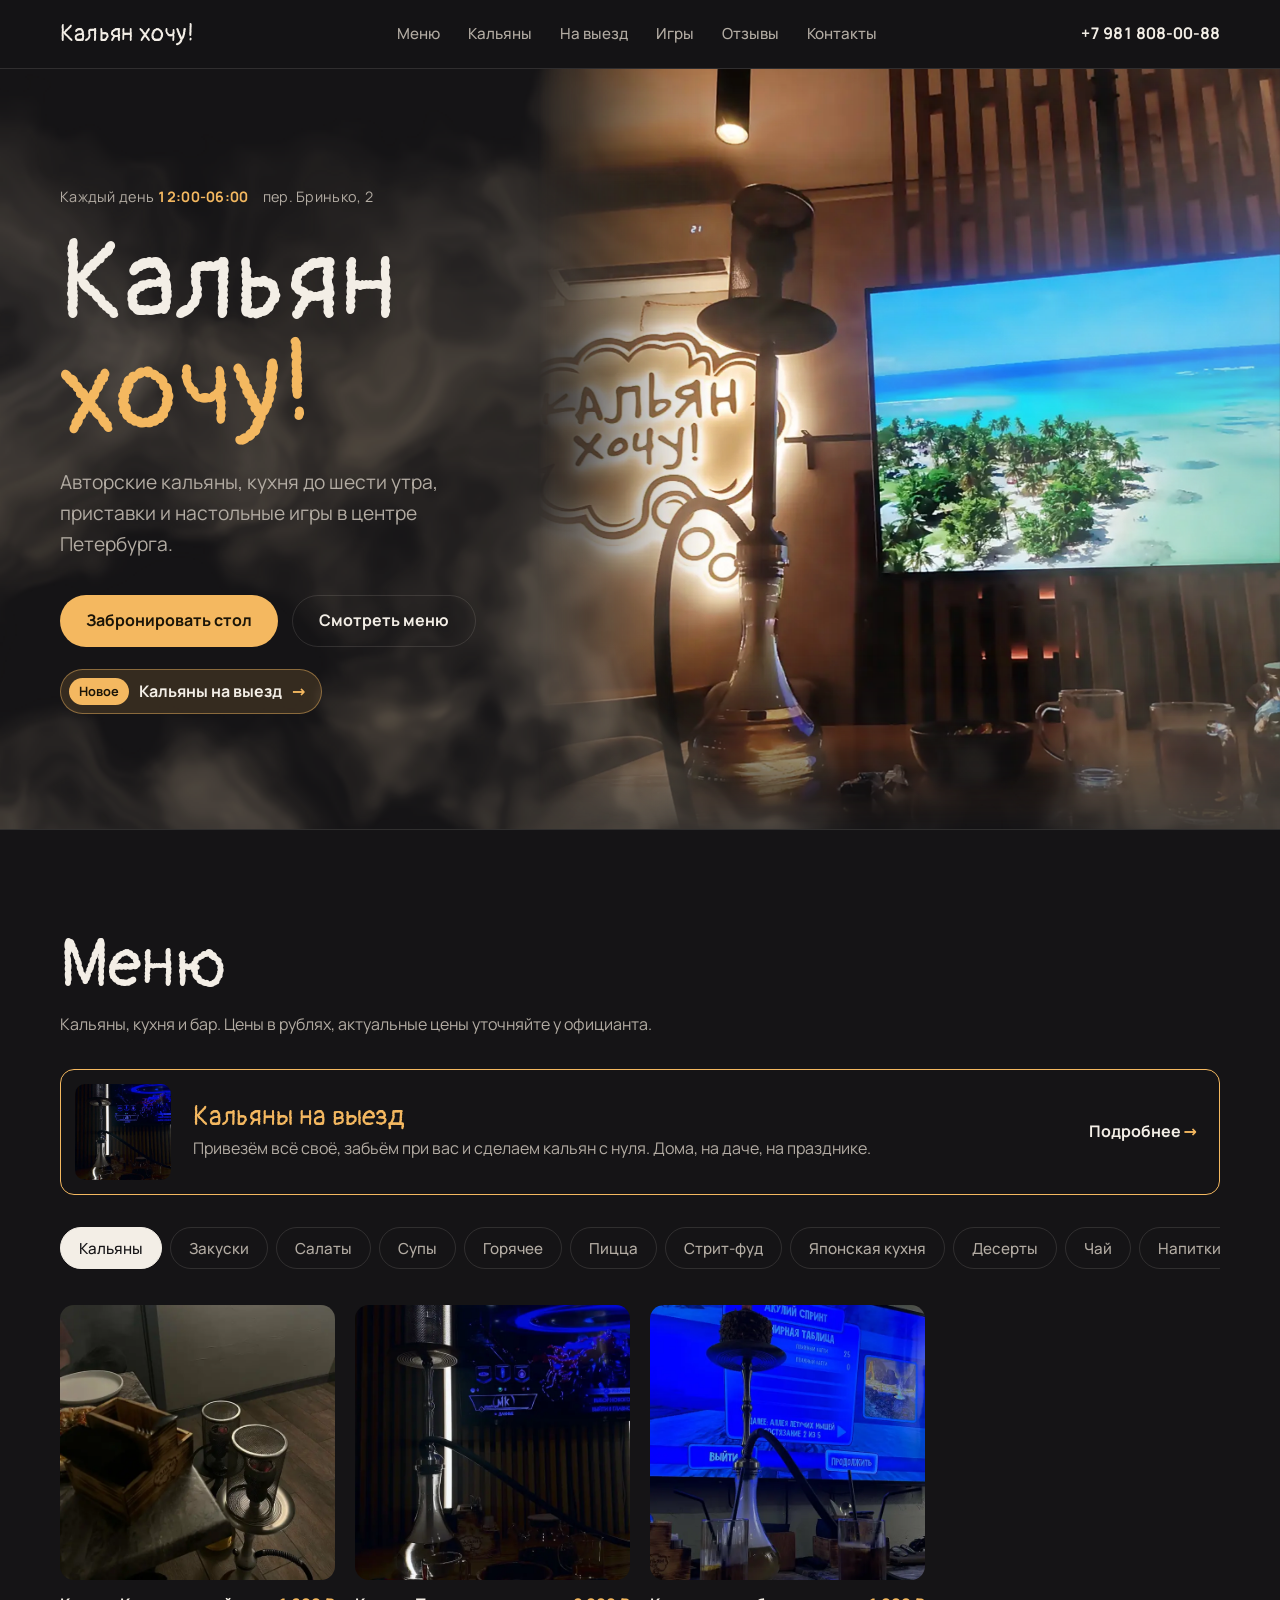
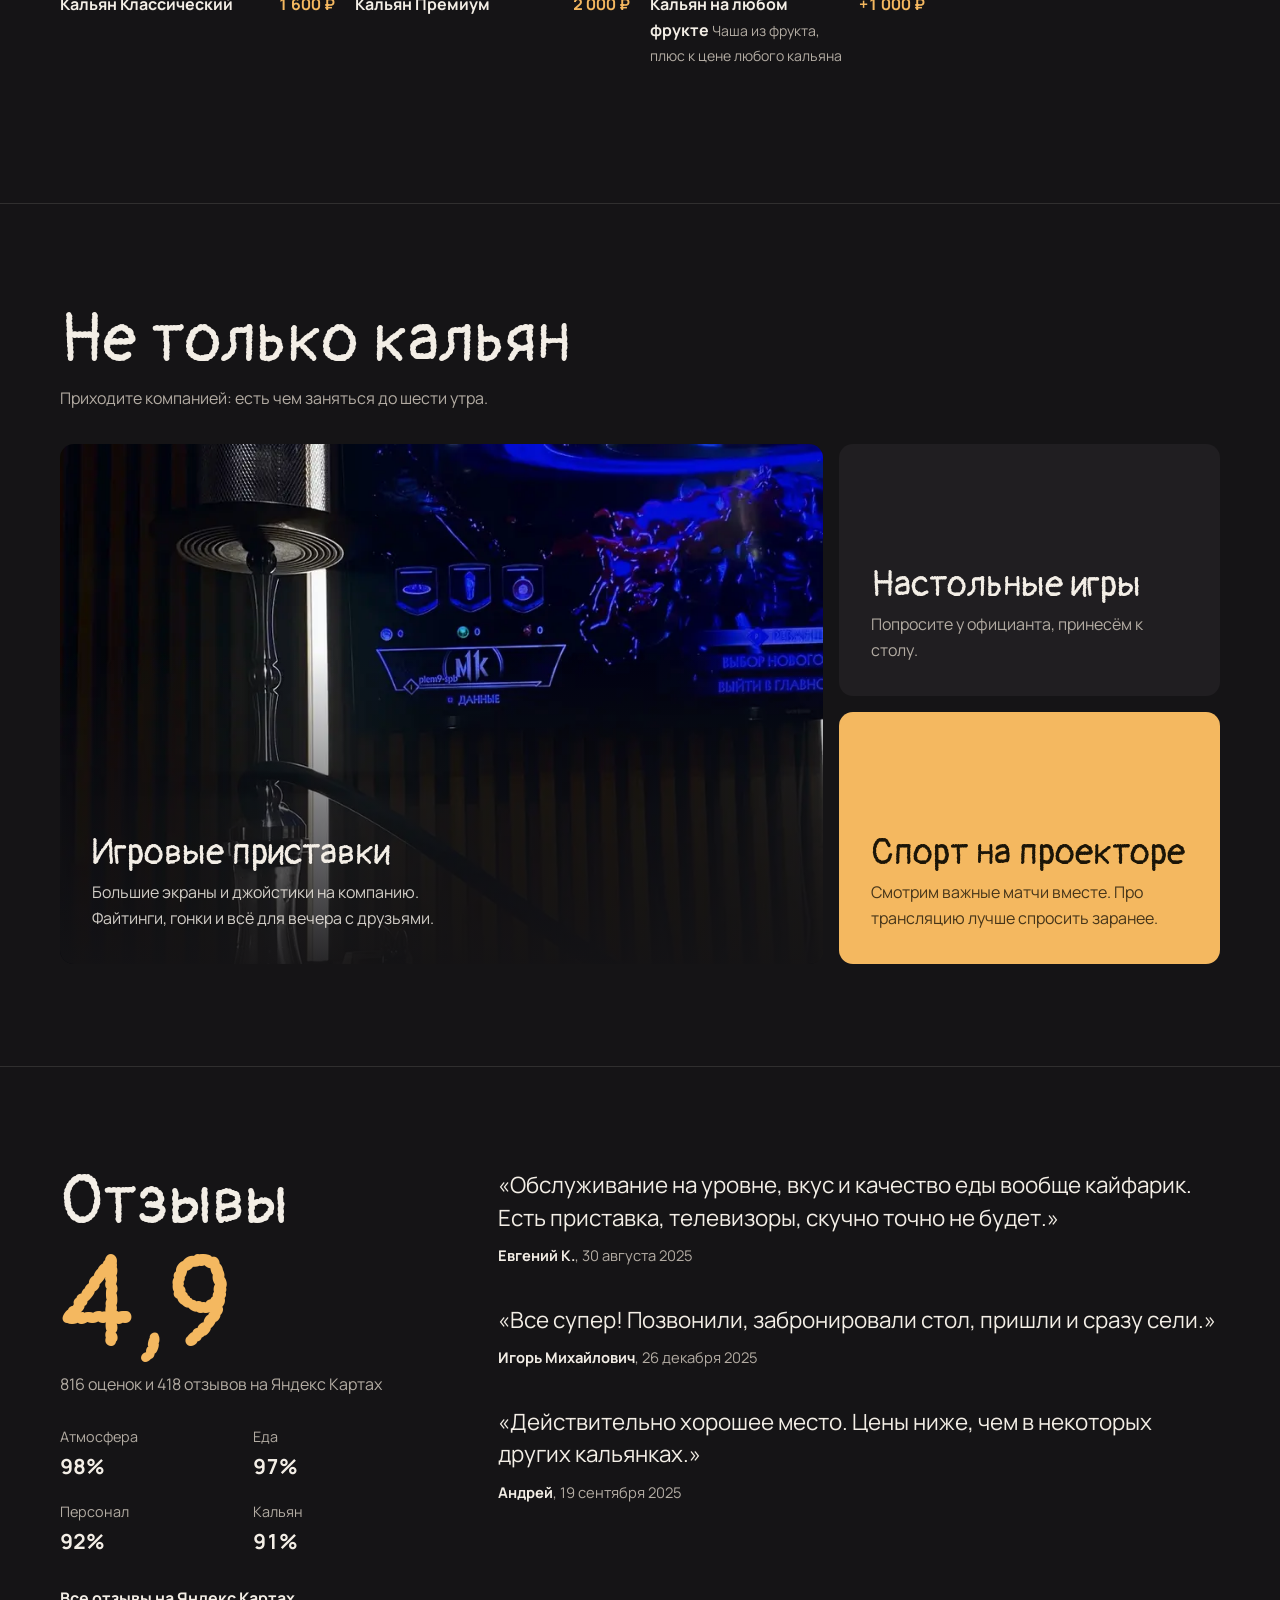
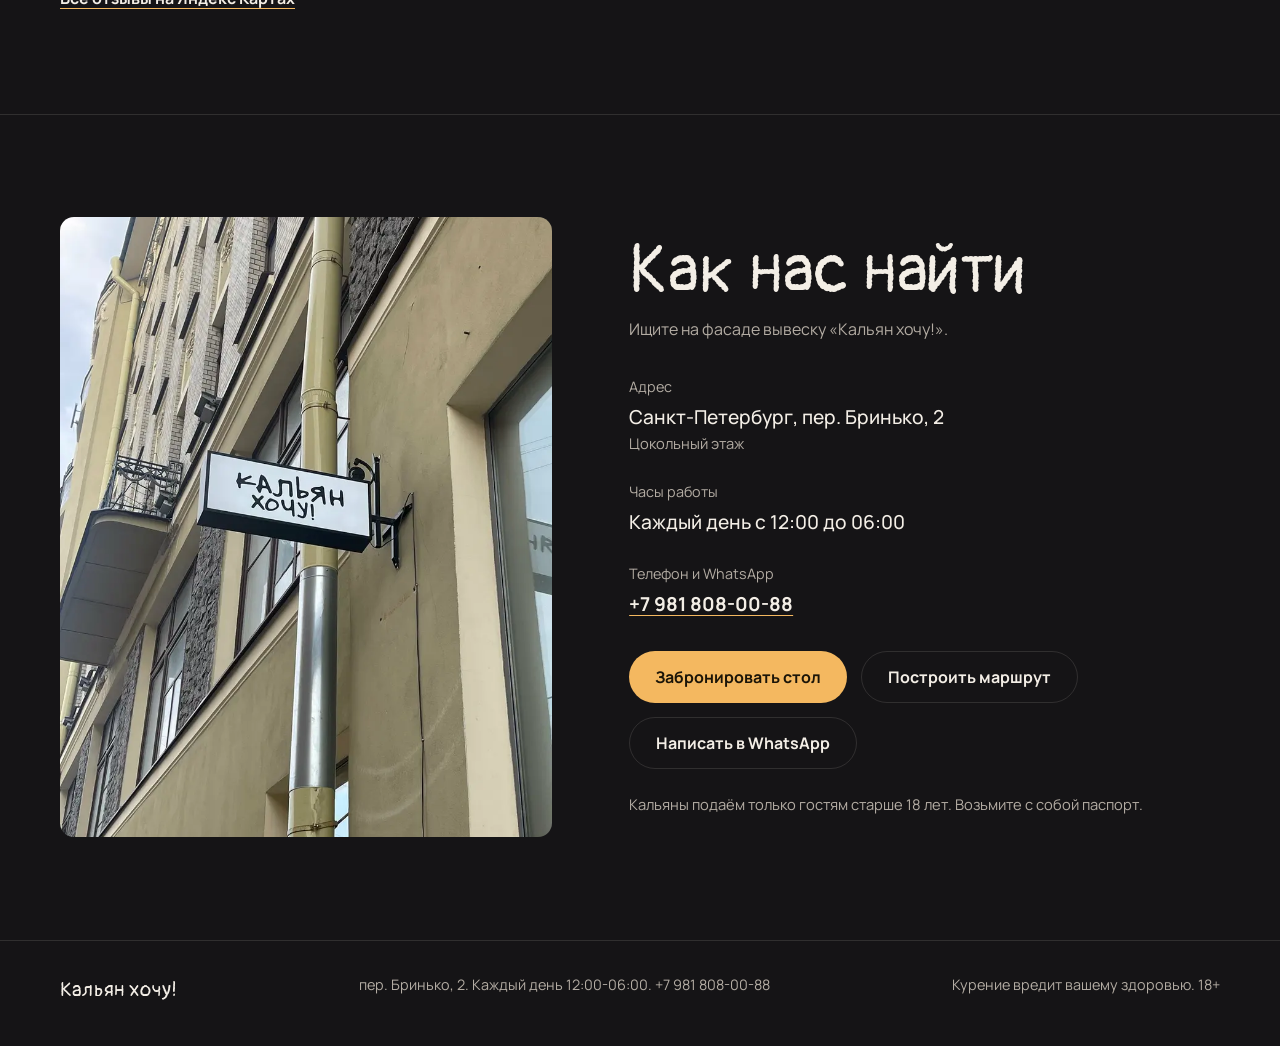
<file: index.html>
<!doctype html>
<html lang="ru">
<head>
<meta charset="utf-8">
<meta name="viewport" content="width=device-width, initial-scale=1, viewport-fit=cover">
<title>Кальян Хочу</title>
<meta name="description" content="Кальян-бар «Кальян Хочу» в Петербурге: пер. Бринько, 2. Авторские кальяны, кухня до 6 утра, приставки и настольные игры.">
<link rel="preload" href="fonts/pangolin-cyrillic-400-normal.woff2" as="font" type="font/woff2" crossorigin>
<style>
/* Self-hosted fonts (Fontsource, OFL): same look on every device, no Google Fonts request */
@font-face { font-family: "Pangolin"; font-style: normal; font-weight: 400; font-display: swap; src: url(fonts/pangolin-cyrillic-400-normal.woff2) format("woff2"); unicode-range: U+0301,U+0400-045F,U+0490-0491,U+04B0-04B1,U+2116; }
@font-face { font-family: "Pangolin"; font-style: normal; font-weight: 400; font-display: swap; src: url(fonts/pangolin-latin-ext-400-normal.woff2) format("woff2"); unicode-range: U+0100-02BA,U+02BD-02C5,U+02C7-02CC,U+02CE-02D7,U+02DD-02FF,U+0304,U+0308,U+0329,U+1D00-1DBF,U+1E00-1E9F,U+1EF2-1EFF,U+2020,U+20A0-20AB,U+20AD-20C0,U+2113,U+2C60-2C7F,U+A720-A7FF; }
@font-face { font-family: "Pangolin"; font-style: normal; font-weight: 400; font-display: swap; src: url(fonts/pangolin-latin-400-normal.woff2) format("woff2"); unicode-range: U+0000-00FF,U+0131,U+0152-0153,U+02BB-02BC,U+02C6,U+02DA,U+02DC,U+0304,U+0308,U+0329,U+2000-206F,U+20AC,U+2122,U+2191,U+2193,U+2212,U+2215,U+FEFF,U+FFFD; }
@font-face { font-family: "Manrope"; font-style: normal; font-weight: 400; font-display: swap; src: url(fonts/manrope-cyrillic-400-normal.woff2) format("woff2"); unicode-range: U+0301,U+0400-045F,U+0490-0491,U+04B0-04B1,U+2116; }
@font-face { font-family: "Manrope"; font-style: normal; font-weight: 400; font-display: swap; src: url(fonts/manrope-latin-ext-400-normal.woff2) format("woff2"); unicode-range: U+0100-02BA,U+02BD-02C5,U+02C7-02CC,U+02CE-02D7,U+02DD-02FF,U+0304,U+0308,U+0329,U+1D00-1DBF,U+1E00-1E9F,U+1EF2-1EFF,U+2020,U+20A0-20AB,U+20AD-20C0,U+2113,U+2C60-2C7F,U+A720-A7FF; }
@font-face { font-family: "Manrope"; font-style: normal; font-weight: 400; font-display: swap; src: url(fonts/manrope-latin-400-normal.woff2) format("woff2"); unicode-range: U+0000-00FF,U+0131,U+0152-0153,U+02BB-02BC,U+02C6,U+02DA,U+02DC,U+0304,U+0308,U+0329,U+2000-206F,U+20AC,U+2122,U+2191,U+2193,U+2212,U+2215,U+FEFF,U+FFFD; }
@font-face { font-family: "Manrope"; font-style: normal; font-weight: 500; font-display: swap; src: url(fonts/manrope-cyrillic-500-normal.woff2) format("woff2"); unicode-range: U+0301,U+0400-045F,U+0490-0491,U+04B0-04B1,U+2116; }
@font-face { font-family: "Manrope"; font-style: normal; font-weight: 500; font-display: swap; src: url(fonts/manrope-latin-ext-500-normal.woff2) format("woff2"); unicode-range: U+0100-02BA,U+02BD-02C5,U+02C7-02CC,U+02CE-02D7,U+02DD-02FF,U+0304,U+0308,U+0329,U+1D00-1DBF,U+1E00-1E9F,U+1EF2-1EFF,U+2020,U+20A0-20AB,U+20AD-20C0,U+2113,U+2C60-2C7F,U+A720-A7FF; }
@font-face { font-family: "Manrope"; font-style: normal; font-weight: 500; font-display: swap; src: url(fonts/manrope-latin-500-normal.woff2) format("woff2"); unicode-range: U+0000-00FF,U+0131,U+0152-0153,U+02BB-02BC,U+02C6,U+02DA,U+02DC,U+0304,U+0308,U+0329,U+2000-206F,U+20AC,U+2122,U+2191,U+2193,U+2212,U+2215,U+FEFF,U+FFFD; }
@font-face { font-family: "Manrope"; font-style: normal; font-weight: 700; font-display: swap; src: url(fonts/manrope-cyrillic-700-normal.woff2) format("woff2"); unicode-range: U+0301,U+0400-045F,U+0490-0491,U+04B0-04B1,U+2116; }
@font-face { font-family: "Manrope"; font-style: normal; font-weight: 700; font-display: swap; src: url(fonts/manrope-latin-ext-700-normal.woff2) format("woff2"); unicode-range: U+0100-02BA,U+02BD-02C5,U+02C7-02CC,U+02CE-02D7,U+02DD-02FF,U+0304,U+0308,U+0329,U+1D00-1DBF,U+1E00-1E9F,U+1EF2-1EFF,U+2020,U+20A0-20AB,U+20AD-20C0,U+2113,U+2C60-2C7F,U+A720-A7FF; }
@font-face { font-family: "Manrope"; font-style: normal; font-weight: 700; font-display: swap; src: url(fonts/manrope-latin-700-normal.woff2) format("woff2"); unicode-range: U+0000-00FF,U+0131,U+0152-0153,U+02BB-02BC,U+02C6,U+02DA,U+02DC,U+0304,U+0308,U+0329,U+2000-206F,U+20AC,U+2122,U+2191,U+2193,U+2212,U+2215,U+FEFF,U+FFFD; }
/* Layout: asymmetric split. Text left, one real venue photo bleeding off the right edge; photo on top on phones. One look only: the lounge at night. */
:root {
  --bg: #151416;
  --surface: #201e21;
  --fg: #f3eee6;
  --muted: #b3aca3;
  --accent: #f4b860;      /* warm glow of the neon cloud sign */
  --accent-ink: #1b1508;
  --line: rgba(243, 238, 230, .12);
  --font-display: "Pangolin", "Comic Sans MS", cursive;
  --font-body: "Manrope", system-ui, -apple-system, "Segoe UI", sans-serif;
  --radius: 14px;
  color-scheme: dark;
}
*, *::before, *::after { box-sizing: border-box; }
html, body { background: var(--bg); color: var(--fg); }
body { margin: 0; font-family: var(--font-body); font-size: 16px; line-height: 1.6; -webkit-font-smoothing: antialiased; }
a { color: inherit; }

.wrap { max-width: 1240px; margin: 0 auto; padding-inline: clamp(16px, 4vw, 40px); }

/* Navigation */
.nav { position: sticky; top: env(safe-area-inset-top, 0px); z-index: 10; background: color-mix(in srgb, var(--bg) 88%, transparent); backdrop-filter: blur(10px); -webkit-backdrop-filter: blur(10px); border-bottom: 1px solid var(--line); }
.nav .wrap { display: flex; align-items: center; justify-content: space-between; gap: 24px; min-height: 68px; }
.brand { font-family: var(--font-display); font-size: 1.5rem; text-decoration: none; letter-spacing: .01em; white-space: nowrap; }
.nav ul { display: flex; gap: 28px; list-style: none; margin: 0; padding: 0; }
.nav .menu-cta { display: none; }
.nav ul a { text-decoration: none; color: var(--muted); font-weight: 500; font-size: .95rem; transition: color .2s; }
.nav ul a:hover, .nav ul a:focus-visible { color: var(--fg); }
.nav-phone { font-weight: 700; text-decoration: none; white-space: nowrap; font-variant-numeric: tabular-nums; }
.nav-phone:hover { color: var(--accent); }

/* Hero: text on the dark left, one photo bleeding off the right edge and fading into the background */
.hero { position: relative; overflow: hidden; }
.hero .wrap { position: relative; z-index: 1; display: grid; grid-template-columns: minmax(0, 1fr) minmax(0, 1fr); align-items: center; min-height: min(760px, calc(100dvh - 68px)); padding-block: clamp(40px, 7vw, 88px); }
.hero-copy { min-width: 0; }
.hero-media { position: absolute; inset: 0 0 0 auto; width: 58%; margin: 0; }
.hero-media img { display: block; width: 100%; height: 100%; object-fit: cover; object-position: 0% 46%; }
.hero-media { -webkit-mask-image: linear-gradient(90deg, transparent 0%, rgb(0 0 0 / .2) 5%, rgb(0 0 0 / .55) 11%, rgb(0 0 0 / .85) 17%, #000 23%), linear-gradient(0deg, transparent 0%, rgb(0 0 0 / .5) 9%, #000 24%); -webkit-mask-composite: source-in; mask-image: linear-gradient(90deg, transparent 0%, rgb(0 0 0 / .2) 5%, rgb(0 0 0 / .55) 11%, rgb(0 0 0 / .85) 17%, #000 23%), linear-gradient(0deg, transparent 0%, rgb(0 0 0 / .5) 9%, #000 24%); mask-composite: intersect; }
.smoke { position: absolute; inset: 0; width: 100%; height: 100%; pointer-events: none; z-index: 0; }
.hours { display: inline-flex; flex-wrap: wrap; gap: 6px 14px; margin: 0 0 22px; color: var(--muted); font-size: .9rem; letter-spacing: .02em; }
.hours strong { color: var(--accent); font-weight: 700; font-variant-numeric: tabular-nums; }
h1 { font-family: var(--font-display); font-weight: 400; font-size: clamp(3.4rem, 9vw, 7rem); line-height: .95; margin: 0 0 24px; text-wrap: balance; }
h1 .want { color: var(--accent); display: inline-block; transform: rotate(-3deg); }
.lead { font-size: clamp(1.05rem, 1.6vw, 1.2rem); color: var(--muted); max-width: 36ch; margin: 0 0 36px; }
.ctas { display: flex; flex-wrap: wrap; gap: 14px; }
.btn { display: inline-flex; align-items: center; justify-content: center; min-height: 52px; padding: 0 26px; border-radius: 999px; font-weight: 700; font-size: 1rem; text-decoration: none; white-space: nowrap; transition: transform .15s, background-color .2s, border-color .2s; }
.btn:active { transform: translateY(1px) scale(.98); }
.btn-primary { background: var(--accent); color: var(--accent-ink); }
.btn-primary:hover { background: #f7c97f; }
.btn-ghost { border: 1.5px solid var(--line); color: var(--fg); }
.btn-ghost:hover { border-color: var(--accent); }
.btn:focus-visible, .nav a:focus-visible, .brand:focus-visible { outline: 2px solid var(--accent); outline-offset: 3px; }

/* Mobile: burger menu panel and a bottom bar with call / route */
.burger { display: none; position: relative; width: 48px; height: 48px; margin-right: -10px; border: 0; background: none; color: var(--fg); cursor: pointer; }
.burger span { position: absolute; left: 13px; right: 13px; height: 2px; border-radius: 2px; background: currentColor; transition: transform .25s, opacity .2s; }
.burger span:nth-child(1) { top: 17px; } .burger span:nth-child(2) { top: 23px; } .burger span:nth-child(3) { top: 29px; }
.nav.open .burger span:nth-child(1) { transform: translateY(6px) rotate(45deg); }
.nav.open .burger span:nth-child(2) { opacity: 0; }
.nav.open .burger span:nth-child(3) { transform: translateY(-6px) rotate(-45deg); }
.burger:focus-visible { outline: 2px solid var(--accent); outline-offset: -4px; border-radius: 10px; }
.mbar { display: none; }

@media (prefers-reduced-motion: no-preference) {
  .rise { animation: rise .8s cubic-bezier(.16, 1, .3, 1) both; }
  .d1 { animation-delay: .08s; } .d2 { animation-delay: .16s; } .d3 { animation-delay: .24s; }
  .hero-media img { animation: fade 1.4s ease-out both; }
  @keyframes fade { from { opacity: 0; } }
  @keyframes rise { from { opacity: 0; transform: translateY(18px); } }
}

@media (max-width: 900px) {
  .nav-phone { display: none; }
  .burger { display: block; }
  .nav .wrap { min-height: 60px; }
  .nav nav { position: absolute; left: 0; right: 0; top: 100%; background: var(--bg); border-bottom: 1px solid var(--line); padding: 8px 20px 24px; visibility: hidden; opacity: 0; transform: translateY(-8px); transition: opacity .2s, transform .2s, visibility 0s .2s; }
  .nav.open nav { visibility: visible; opacity: 1; transform: none; transition: opacity .2s, transform .2s; }
  .nav ul { flex-direction: column; gap: 0; }
  .nav ul a { display: flex; align-items: center; min-height: 54px; font-size: 1.25rem; color: var(--fg); border-bottom: 1px solid var(--line); }
  .nav .menu-cta { display: flex; width: 100%; margin-top: 18px; }
  .mbar { display: flex; gap: 10px; position: fixed; left: 0; right: 0; bottom: 0; z-index: 9; padding: 10px 16px calc(10px + env(safe-area-inset-bottom, 0px)); background: color-mix(in srgb, var(--bg) 90%, transparent); backdrop-filter: blur(10px); -webkit-backdrop-filter: blur(10px); border-top: 1px solid var(--line); transform: translateY(110%); transition: transform .3s cubic-bezier(.16, 1, .3, 1); }
  .mbar.show { transform: none; }
  .mbar .btn { flex: 1 1 0; min-height: 48px; padding: 0 12px; }
  body { padding-bottom: 76px; }
  .hero .wrap { grid-template-columns: 1fr; min-height: 0; padding-block: 0 48px; }
  .hero-media { position: relative; inset: auto; width: auto; height: 118vw; max-height: 640px; }
  .hero-media img { object-position: 0% 30%; }
  .hero-media { -webkit-mask-image: linear-gradient(0deg, transparent 0%, rgb(0 0 0 / .45) 9%, rgb(0 0 0 / .85) 18%, #000 26%); mask-image: linear-gradient(0deg, transparent 0%, rgb(0 0 0 / .45) 9%, rgb(0 0 0 / .85) 18%, #000 26%); }
}
@media (max-width: 420px) {
  .btn { flex: 1 1 100%; }
  .nav-phone { font-size: .9rem; }
}

/* Menu: horizontally scrollable category pills, photo cards for dishes with photos, compact two-column list for the rest */
.menu { padding-block: clamp(56px, 8vw, 104px); border-top: 1px solid var(--line); }
.section-title { font-family: var(--font-display); font-weight: 400; font-size: clamp(2.6rem, 6vw, 4.2rem); line-height: 1; margin: 0 0 12px; }
.section-note { color: var(--muted); margin: 0 0 32px; max-width: 60ch; }
.trip { display: grid; grid-template-columns: 96px minmax(0, 1fr) auto; align-items: center; gap: 18px 22px; padding: 14px 22px 14px 14px; margin: 0 0 32px; border: 1.5px solid var(--accent); border-radius: var(--radius); text-decoration: none; transition: background-color .2s; }
.trip:hover { background: color-mix(in srgb, var(--accent) 8%, transparent); }
.trip img { width: 96px; height: 96px; object-fit: cover; border-radius: 10px; }
.trip-text b { display: block; font-family: var(--font-display); font-weight: 400; font-size: 1.7rem; line-height: 1.1; color: var(--accent); margin-bottom: 4px; }
.trip-text { color: var(--muted); }
.trip-go { font-weight: 700; color: var(--fg); white-space: nowrap; }
.trip-go::after { content: " \2192"; color: var(--accent); }
@media (max-width: 600px) { .trip { grid-template-columns: 72px minmax(0, 1fr); } .trip img { width: 72px; height: 72px; } .trip-go { grid-column: 1 / -1; } .trip-text b { font-size: 1.45rem; } }
.trip-pill { display: inline-flex; align-items: center; gap: 10px; margin-top: 22px; padding: 8px 16px 8px 8px; border-radius: 999px; background: color-mix(in srgb, var(--accent) 14%, transparent); border: 1px solid color-mix(in srgb, var(--accent) 45%, transparent); color: var(--fg); font-weight: 700; text-decoration: none; }
.trip-pill span { padding: 3px 10px; border-radius: 999px; background: var(--accent); color: var(--accent-ink); font-size: .8rem; }
.trip-pill::after { content: "\2192"; color: var(--accent); }
.zoomable { cursor: zoom-in; }
.lb { position: fixed; inset: 0; z-index: 50; display: grid; place-items: center; padding: 16px; background: rgb(10 9 11 / .94); cursor: zoom-out; }
.lb[hidden] { display: none; }
.lb img { max-width: 100%; max-height: 100%; object-fit: contain; border-radius: 10px; }
.lb button { position: absolute; top: calc(10px + env(safe-area-inset-top, 0px)); right: 10px; width: 48px; height: 48px; border: 0; border-radius: 999px; background: rgb(255 255 255 / .12); color: #fff; font-size: 1.6rem; cursor: pointer; }
.tabs { display: flex; gap: 8px; overflow-x: auto; scrollbar-width: none; margin: 0 0 32px; padding-bottom: 4px; -webkit-overflow-scrolling: touch; }
.tabs::-webkit-scrollbar { display: none; }
.tab { flex: none; min-height: 42px; padding: 0 18px; border-radius: 999px; border: 1.5px solid var(--line); background: transparent; color: var(--muted); font: 500 .95rem var(--font-body); cursor: pointer; transition: color .2s, border-color .2s, background-color .2s; }
.tab:hover { color: var(--fg); border-color: var(--muted); }
.tab[aria-selected="true"] { background: var(--fg); border-color: var(--fg); color: var(--bg); }
.tab:focus-visible { outline: 2px solid var(--accent); outline-offset: 2px; }
.panel h3 { font-family: var(--font-display); font-weight: 400; font-size: 1.8rem; margin: 0 0 20px; }
.js .panel h3 { position: absolute; width: 1px; height: 1px; overflow: hidden; clip: rect(0 0 0 0); }
.panel + .panel { margin-top: 48px; }
.js .panel + .panel { margin-top: 0; }
.cards { display: grid; grid-template-columns: repeat(auto-fill, minmax(min(100%, 230px), 1fr)); gap: 20px; margin: 0 0 32px; }
.card { min-width: 0; }
.card img { display: block; width: 100%; height: auto; aspect-ratio: 1; object-fit: cover; border-radius: var(--radius); background: var(--surface); }
.card-body { display: flex; justify-content: space-between; align-items: baseline; gap: 12px; padding-top: 12px; }
.dish { margin: 0; font-weight: 700; min-width: 0; }
.meta { color: var(--muted); font-size: .88rem; font-weight: 400; }
.cost { white-space: nowrap; font-weight: 700; font-variant-numeric: tabular-nums; color: var(--accent); }
.list { display: grid; grid-template-columns: repeat(2, minmax(0, 1fr)); gap: 22px 56px; margin: 0; padding: 0; list-style: none; }
.list li { display: flex; justify-content: space-between; align-items: baseline; gap: 16px; min-width: 0; }
.list .dish { font-weight: 500; }
.list .meta { display: block; }
@media (max-width: 700px) { .list { grid-template-columns: 1fr; } .cards { grid-template-columns: repeat(2, minmax(0, 1fr)); gap: 14px; } .card-body { flex-direction: column; gap: 4px; } }
@media (max-width: 900px) {
  .tabs { position: sticky; top: 60px; z-index: 5; margin: 0 -16px 24px; padding: 10px 16px; scroll-padding-inline: 16px; background: color-mix(in srgb, var(--bg) 92%, transparent); backdrop-filter: blur(10px); -webkit-backdrop-filter: blur(10px); border-bottom: 1px solid var(--line); }
  .tab { min-height: 44px; }
  .card .meta { display: block; margin-top: 4px; line-height: 1.4; }
  .card .dish { line-height: 1.3; }
  .list { gap: 0; }
  .list li { padding: 14px 0; border-bottom: 1px solid var(--line); }
  .list li:first-child { padding-top: 0; }
}

/* Games: asymmetric bento. One large photo cell, two text cells stacked beside it */
.games { padding-block: clamp(56px, 8vw, 104px); border-top: 1px solid var(--line); }
.bento { display: grid; grid-template-columns: 2fr 1fr; grid-template-rows: 1fr 1fr; gap: 16px; min-height: 520px; }
.tile { position: relative; min-width: 0; border-radius: var(--radius); overflow: hidden; padding: clamp(22px, 3vw, 32px); display: flex; flex-direction: column; justify-content: flex-end; gap: 8px; }
.tile h3 { font-family: var(--font-display); font-weight: 400; font-size: clamp(1.7rem, 3vw, 2.3rem); line-height: 1.05; margin: 0; }
.tile p { margin: 0; color: var(--muted); max-width: 40ch; }
.tile-photo { grid-row: span 2; }
.tile-photo img { position: absolute; inset: 0; width: 100%; height: 100%; object-fit: cover; object-position: 50% 35%; }
.tile-photo::after { content: ""; position: absolute; inset: 0; background: linear-gradient(0deg, rgb(21 20 22 / .92) 0%, rgb(21 20 22 / .55) 30%, rgb(21 20 22 / 0) 60%); }
.tile-photo > div { position: relative; z-index: 1; display: grid; gap: 8px; }
.tile-photo p { color: var(--fg); opacity: .85; }
.tile-board { background: var(--surface); }
.tile-sport { background: var(--accent); color: var(--accent-ink); }
.tile-sport p { color: var(--accent-ink); opacity: .8; }
@media (max-width: 760px) {
  .bento { grid-template-columns: 1fr; grid-template-rows: none; min-height: 0; }
  .tile-photo { grid-row: auto; min-height: 380px; }
  .tile { min-height: 180px; }
}

/* Reviews: rating column on the left, three short quotes on the right */
.reviews { padding-block: clamp(56px, 8vw, 104px); border-top: 1px solid var(--line); }
.reviews .wrap { display: grid; grid-template-columns: minmax(0, 1fr) minmax(0, 2fr); gap: clamp(32px, 6vw, 88px); align-items: start; }
.score { font-family: var(--font-display); font-size: clamp(5rem, 11vw, 8rem); line-height: .9; color: var(--accent); margin: 0; }
.score-note { color: var(--muted); margin: 8px 0 28px; }
.stats { display: grid; grid-template-columns: repeat(2, minmax(0, 1fr)); gap: 16px 24px; margin: 0 0 28px; }
.stats div { display: grid; gap: 2px; }
.stats dt { color: var(--muted); font-size: .9rem; }
.stats dd { margin: 0; font-weight: 700; font-size: 1.3rem; font-variant-numeric: tabular-nums; }
.link { color: var(--fg); font-weight: 700; text-underline-offset: 4px; text-decoration-color: var(--accent); }
.link:hover { color: var(--accent); }
.quotes { display: grid; gap: 36px; margin: 0; padding: 0; list-style: none; }
.quotes blockquote { margin: 0 0 10px; font-size: clamp(1.15rem, 2vw, 1.4rem); line-height: 1.45; }
.quotes figcaption { color: var(--muted); font-size: .92rem; }
.quotes figcaption b { color: var(--fg); font-weight: 700; }
.quotes figure { margin: 0; }

/* Contacts: street sign photo next to the practical details */
.contacts { padding-block: clamp(56px, 8vw, 104px); border-top: 1px solid var(--line); }
.contacts .wrap { display: grid; grid-template-columns: minmax(0, 5fr) minmax(0, 6fr); gap: clamp(32px, 6vw, 80px); align-items: center; }
.contacts-photo { margin: 0; min-width: 0; }
.contacts-photo img { display: block; width: 100%; height: auto; max-height: 620px; object-fit: cover; border-radius: var(--radius); }
.facts { display: grid; gap: 24px; margin: 0 0 32px; }
.facts div { display: grid; gap: 4px; }
.facts dt { color: var(--muted); font-size: .9rem; }
.facts dd { margin: 0; font-size: 1.2rem; font-weight: 500; }
.facts dd small { display: block; color: var(--muted); font-size: .92rem; font-weight: 400; }
.age { margin: 24px 0 0; color: var(--muted); font-size: .92rem; }

/* Footer */
.footer { border-top: 1px solid var(--line); padding-block: 32px 40px; color: var(--muted); font-size: .9rem; }
.footer .wrap { display: flex; flex-wrap: wrap; justify-content: space-between; gap: 12px 32px; }
.footer .brand { color: var(--fg); font-size: 1.3rem; }
.footer p { margin: 0; }

@media (max-width: 860px) {
  .reviews .wrap, .contacts .wrap { grid-template-columns: 1fr; }
  .contacts-photo img { max-height: 420px; }
}
</style>
</head>
<body>

<header class="nav">
  <div class="wrap">
    <a class="brand" href="#top">Кальян хочу!</a>
    <nav id="site-menu" aria-label="Разделы">
      <ul>
        <li><a href="#menu">Меню</a></li>
        <li><a href="#hookah">Кальяны</a></li>
        <li><a href="vyezd.html">На выезд</a></li>
        <li><a href="#games">Игры</a></li>
        <li><a href="#reviews">Отзывы</a></li>
        <li><a href="#contacts">Контакты</a></li>
      </ul>
      <a class="btn btn-primary menu-cta" href="tel:+79818080088">Забронировать стол</a>
    </nav>
    <a class="nav-phone" href="tel:+79818080088">+7 981 808-00-88</a>
    <button class="burger" type="button" aria-controls="site-menu" aria-expanded="false" aria-label="Открыть меню"><span></span><span></span><span></span></button>
  </div>
</header>

<div class="mbar" aria-label="Быстрые действия">
  <a class="btn btn-primary" href="tel:+79818080088">Позвонить</a>
  <a class="btn btn-ghost" href="https://yandex.ru/maps/?text=%D0%A1%D0%B0%D0%BD%D0%BA%D1%82-%D0%9F%D0%B5%D1%82%D0%B5%D1%80%D0%B1%D1%83%D1%80%D0%B3%2C%20%D0%BF%D0%B5%D1%80.%20%D0%91%D1%80%D0%B8%D0%BD%D1%8C%D0%BA%D0%BE%2C%202" target="_blank" rel="noopener">Маршрут</a>
</div>

<main id="top">
  <section class="hero">
    <figure class="hero-media">
        <img src="img/hero-neon.webp" width="1100" height="1465" alt="Кальян на столе на фоне светящейся вывески «Кальян хочу!»" fetchpriority="high">
      </figure>
    <canvas class="smoke" aria-hidden="true"></canvas>
    <div class="wrap">
      <div class="hero-copy">
        <p class="hours rise"><span>Каждый день <strong>12:00-06:00</strong></span><span>пер. Бринько, 2</span></p>
        <h1 class="rise d1">Кальян <span class="want">хочу!</span></h1>
        <p class="lead rise d2">Авторские кальяны, кухня до шести утра, приставки и настольные игры в центре Петербурга.</p>
        <div class="ctas rise d3">
          <a class="btn btn-primary" href="tel:+79818080088">Забронировать стол</a>
          <a class="btn btn-ghost" href="#menu">Смотреть меню</a>
        </div>
        <a class="trip-pill rise d3" href="vyezd.html"><span>Новое</span> Кальяны на выезд</a>
      </div>
    </div>
  </section>

<script>
/* Hookah smoke: slow, light fog creeping across the whole hero (WebGL noise). One still frame for reduced motion. */
(function () {
  var hero = document.querySelector('.hero'), cv = hero && hero.querySelector('.smoke');
  if (!cv) return;
  var gl = cv.getContext('webgl', { premultipliedAlpha: true, alpha: true, antialias: false });
  if (!gl) { cv.remove(); return; }
  var vs = 'attribute vec2 p;void main(){gl_Position=vec4(p,0.,1.);}';
  var fs = [
    '#ifdef GL_FRAGMENT_PRECISION_HIGH\nprecision highp float;\n#else\nprecision mediump float;\n#endif',
    'uniform vec2 r;uniform float t;',
    'float h(vec2 p){vec3 q=fract(vec3(p.xyx)*.1031);q+=dot(q,q.yzx+33.33);return fract((q.x+q.y)*q.z);}',
    'float n(vec2 p){vec2 i=floor(p),f=fract(p);f=f*f*(3.-2.*f);',
    'return mix(mix(h(i),h(i+vec2(1,0)),f.x),mix(h(i+vec2(0,1)),h(i+vec2(1,1)),f.x),f.y);}',
    'float fbm(vec2 p){float v=0.,a=.5;mat2 m=mat2(1.6,1.2,-1.2,1.6);for(int i=0;i<5;i++){v+=a*n(p);p=m*p;a*=.5;}return v;}',
    'void main(){vec2 uv=gl_FragCoord.xy/r;vec2 p=vec2(uv.x*r.x/r.y,uv.y)*2.2;',
    'vec2 q=vec2(fbm(p+vec2(t*.05,-t*.02)),fbm(p+vec2(5.2,1.3)-vec2(t*.03,t*.015)));',
    'float d=fbm(p+2.4*q+vec2(-t*.04,-t*.025));',
    'd=smoothstep(.42,.95,d);',
    'float fall=mix(1.,.45,smoothstep(.0,1.,uv.y));',
    'float a=d*fall*(r.x<r.y?.65:.5);',
    'vec3 c=mix(vec3(.95,.9,.84),vec3(1.,.86,.66),q.x);',
    'gl_FragColor=vec4(c*a,a);}'
  ].join('\n');
  function sh(type, src) { var s = gl.createShader(type); gl.shaderSource(s, src); gl.compileShader(s); return s; }
  var pr = gl.createProgram();
  gl.attachShader(pr, sh(gl.VERTEX_SHADER, vs)); gl.attachShader(pr, sh(gl.FRAGMENT_SHADER, fs)); gl.linkProgram(pr);
  if (!gl.getProgramParameter(pr, gl.LINK_STATUS)) { cv.remove(); return; }
  gl.useProgram(pr);
  gl.bindBuffer(gl.ARRAY_BUFFER, gl.createBuffer());
  gl.bufferData(gl.ARRAY_BUFFER, new Float32Array([-1, -1, 3, -1, -1, 3]), gl.STATIC_DRAW);
  var loc = gl.getAttribLocation(pr, 'p'); gl.enableVertexAttribArray(loc); gl.vertexAttribPointer(loc, 2, gl.FLOAT, false, 0, 0);
  var uR = gl.getUniformLocation(pr, 'r'), uT = gl.getUniformLocation(pr, 't');
  var still = window.matchMedia('(prefers-reduced-motion: reduce)').matches, on = true, raf = 0, t0 = performance.now();
  function size() {
    var s = 0.5, w = Math.max(1, Math.round(cv.clientWidth * s)), h = Math.max(1, Math.round(cv.clientHeight * s));
    if (cv.width !== w || cv.height !== h) { cv.width = w; cv.height = h; gl.viewport(0, 0, w, h); }
    gl.uniform2f(uR, w, h);
  }
  function draw(now) {
    gl.uniform1f(uT, 20 + (now - t0) / 1000);
    gl.drawArrays(gl.TRIANGLES, 0, 3);
    if (!still && on) raf = requestAnimationFrame(draw);
  }
  size(); draw(t0);
  window.addEventListener('resize', function () { size(); if (still) draw(performance.now()); });
  if ('IntersectionObserver' in window) new IntersectionObserver(function (e) {
    on = e[0].isIntersecting; cancelAnimationFrame(raf); if (on && !still) raf = requestAnimationFrame(draw);
  }).observe(hero);
})();
</script>
<script>
/* Mobile menu toggle and the bottom call bar that appears once the hero buttons scroll away */
(function () {
  var nav = document.querySelector('.nav'), btn = nav && nav.querySelector('.burger');
  if (btn) {
    function set(open) { nav.classList.toggle('open', open); btn.setAttribute('aria-expanded', open); btn.setAttribute('aria-label', open ? 'Закрыть меню' : 'Открыть меню'); }
    btn.addEventListener('click', function () { set(!nav.classList.contains('open')); });
    nav.querySelectorAll('nav a').forEach(function (a) { a.addEventListener('click', function () { set(false); }); });
    document.addEventListener('keydown', function (e) { if (e.key === 'Escape' && nav.classList.contains('open')) { set(false); btn.focus(); } });
  }
  var bar = document.querySelector('.mbar'), ctas = document.querySelector('.hero .ctas');
  if (bar && ctas && 'IntersectionObserver' in window) new IntersectionObserver(function (e) {
    bar.classList.toggle('show', !e[0].isIntersecting && e[0].boundingClientRect.top < 0);
  }).observe(ctas);
})();
</script>

  <section class="menu" id="menu">
    <div class="wrap">
      <h2 class="section-title">Меню</h2>
      <p class="section-note">Кальяны, кухня и бар. Цены в рублях, актуальные цены уточняйте у официанта.</p>
      <a class="trip" href="vyezd.html">
        <img src="img/menu/hookah-premium.webp" width="640" height="640" loading="lazy" alt="">
        <span class="trip-text"><b>Кальяны на выезд</b> Привезём всё своё, забьём при вас и сделаем кальян с нуля. Дома, на даче, на празднике.</span>
        <span class="trip-go">Подробнее</span>
      </a>
      <div class="tabs" id="hookah" role="tablist" aria-label="Разделы меню"><button class="tab" role="tab" type="button" data-target="m-hookah" aria-controls="m-hookah">Кальяны</button><button class="tab" role="tab" type="button" data-target="m-snacks" aria-controls="m-snacks">Закуски</button><button class="tab" role="tab" type="button" data-target="m-salads" aria-controls="m-salads">Салаты</button><button class="tab" role="tab" type="button" data-target="m-soups" aria-controls="m-soups">Супы</button><button class="tab" role="tab" type="button" data-target="m-hot" aria-controls="m-hot">Горячее</button><button class="tab" role="tab" type="button" data-target="m-pizza" aria-controls="m-pizza">Пицца</button><button class="tab" role="tab" type="button" data-target="m-street" aria-controls="m-street">Стрит-фуд</button><button class="tab" role="tab" type="button" data-target="m-japan" aria-controls="m-japan">Японская кухня</button><button class="tab" role="tab" type="button" data-target="m-desserts" aria-controls="m-desserts">Десерты</button><button class="tab" role="tab" type="button" data-target="m-tea" aria-controls="m-tea">Чай</button><button class="tab" role="tab" type="button" data-target="m-drinks" aria-controls="m-drinks">Напитки</button><button class="tab" role="tab" type="button" data-target="m-beer" aria-controls="m-beer">Пиво</button></div>
      <div class="panel" id="m-hookah" role="tabpanel"><h3>Кальяны</h3><div class="cards"><article class="card"><img src="img/menu/hookah-classic.webp" width="640" height="640" loading="lazy" alt="Кальян Классический"><div class="card-body"><p class="dish">Кальян Классический </p><span class="cost">1 600 ₽</span></div></article><article class="card"><img src="img/menu/hookah-premium.webp" width="640" height="640" loading="lazy" alt="Кальян Премиум"><div class="card-body"><p class="dish">Кальян Премиум </p><span class="cost">2 000 ₽</span></div></article><article class="card"><img src="img/menu/hookah-fruit.webp" width="640" height="640" loading="lazy" alt="Кальян на любом фрукте"><div class="card-body"><p class="dish">Кальян на любом фрукте <span class="meta">Чаша из фрукта, плюс к цене любого кальяна</span></p><span class="cost">+1 000 ₽</span></div></article></div></div><div class="panel" id="m-snacks" role="tabpanel"><h3>Закуски</h3><div class="cards"><article class="card"><img src="img/menu/gen/d00.webp" width="640" height="640" loading="lazy" alt="Креветки темпура"><div class="card-body"><p class="dish">Креветки темпура <span class="meta">120/40 г</span></p><span class="cost">620 ₽</span></div></article><article class="card"><img src="img/menu/gen/d01.webp" width="640" height="640" loading="lazy" alt="Брускетта с лососем"><div class="card-body"><p class="dish">Брускетта с лососем <span class="meta">200 г</span></p><span class="cost">590 ₽</span></div></article><article class="card"><img src="img/menu/gen/d02.webp" width="640" height="640" loading="lazy" alt="Брускетта с говядиной и пармезаном"><div class="card-body"><p class="dish">Брускетта с говядиной и пармезаном <span class="meta">200 г</span></p><span class="cost">620 ₽</span></div></article><article class="card"><img src="img/menu/gen/d03.webp" width="640" height="640" loading="lazy" alt="Брускетта с вялеными томатами"><div class="card-body"><p class="dish">Брускетта с вялеными томатами <span class="meta">200 г</span></p><span class="cost">490 ₽</span></div></article><article class="card"><img src="img/menu/gen/d04.webp" width="640" height="640" loading="lazy" alt="Чесночные гренки"><div class="card-body"><p class="dish">Чесночные гренки <span class="meta">80/40 г</span></p><span class="cost">уточняйте</span></div></article><article class="card"><img src="img/menu/gen/d05.webp" width="640" height="640" loading="lazy" alt="Сырные палочки"><div class="card-body"><p class="dish">Сырные палочки <span class="meta">110/40 г</span></p><span class="cost">уточняйте</span></div></article></div></div><div class="panel" id="m-salads" role="tabpanel"><h3>Салаты</h3><div class="cards"><article class="card"><img src="img/menu/gen/d06.webp" width="640" height="640" loading="lazy" alt="Цезарь с курицей"><div class="card-body"><p class="dish">Цезарь с курицей <span class="meta">280 г</span></p><span class="cost">590 ₽</span></div></article><article class="card"><img src="img/menu/gen/d07.webp" width="640" height="640" loading="lazy" alt="Салат с говядиной"><div class="card-body"><p class="dish">Салат с говядиной <span class="meta">240 г</span></p><span class="cost">720 ₽</span></div></article><article class="card"><img src="img/menu/gen/d08.webp" width="640" height="640" loading="lazy" alt="Цезарь с креветками"><div class="card-body"><p class="dish">Цезарь с креветками <span class="meta">260 г</span></p><span class="cost">620 ₽</span></div></article><article class="card"><img src="img/menu/gen/d09.webp" width="640" height="640" loading="lazy" alt="Греческий салат"><div class="card-body"><p class="dish">Греческий салат <span class="meta">280 г</span></p><span class="cost">590 ₽</span></div></article><article class="card"><img src="img/menu/gen/d10.webp" width="640" height="640" loading="lazy" alt="Салат с хрустящими баклажанами"><div class="card-body"><p class="dish">Салат с хрустящими баклажанами <span class="meta">370 г</span></p><span class="cost">690 ₽</span></div></article><article class="card"><img src="img/menu/gen/d11.webp" width="640" height="640" loading="lazy" alt="Салат Деревенский"><div class="card-body"><p class="dish">Салат Деревенский <span class="meta">220 г</span></p><span class="cost">490 ₽</span></div></article></div></div><div class="panel" id="m-soups" role="tabpanel"><h3>Супы</h3><div class="cards"><article class="card"><img src="img/menu/gen/d12.webp" width="640" height="640" loading="lazy" alt="Борщ с говядиной"><div class="card-body"><p class="dish">Борщ с говядиной <span class="meta">280 г</span></p><span class="cost">550 ₽</span></div></article><article class="card"><img src="img/menu/gen/d13.webp" width="640" height="640" loading="lazy" alt="Куриный суп"><div class="card-body"><p class="dish">Куриный суп <span class="meta">260 г</span></p><span class="cost">490 ₽</span></div></article><article class="card"><img src="img/menu/gen/d14.webp" width="640" height="640" loading="lazy" alt="Том Ям с морепродуктами"><div class="card-body"><p class="dish">Том Ям с морепродуктами <span class="meta">320 г</span></p><span class="cost">690 ₽</span></div></article></div></div><div class="panel" id="m-hot" role="tabpanel"><h3>Горячее</h3><div class="cards"><article class="card"><img src="img/menu/gen/d15.webp" width="640" height="640" loading="lazy" alt="Свиные рёбра"><div class="card-body"><p class="dish">Свиные рёбра <span class="meta">250-270 г</span></p><span class="cost">720 ₽</span></div></article><article class="card"><img src="img/menu/gen/d16.webp" width="640" height="640" loading="lazy" alt="ВОК с курицей"><div class="card-body"><p class="dish">ВОК с курицей <span class="meta">290 г</span></p><span class="cost">590 ₽</span></div></article><article class="card"><img src="img/menu/gen/d17.webp" width="640" height="640" loading="lazy" alt="Спагетти Карбонара"><div class="card-body"><p class="dish">Спагетти Карбонара <span class="meta">190 г</span></p><span class="cost">620 ₽</span></div></article><article class="card"><img src="img/menu/gen/d18.webp" width="640" height="640" loading="lazy" alt="Куриная грудка"><div class="card-body"><p class="dish">Куриная грудка <span class="meta">260 г, со свежими овощами</span></p><span class="cost">620 ₽</span></div></article><article class="card"><img src="img/menu/gen/d19.webp" width="640" height="640" loading="lazy" alt="Бифштекс"><div class="card-body"><p class="dish">Бифштекс <span class="meta">280 г, с картофельным пюре</span></p><span class="cost">690 ₽</span></div></article><article class="card"><img src="img/menu/gen/d20.webp" width="640" height="640" loading="lazy" alt="ВОК с креветками"><div class="card-body"><p class="dish">ВОК с креветками <span class="meta">290 г</span></p><span class="cost">620 ₽</span></div></article><article class="card"><img src="img/menu/gen/d21.webp" width="640" height="640" loading="lazy" alt="Паста с лососем и креветками"><div class="card-body"><p class="dish">Паста с лососем и креветками <span class="meta">190 г</span></p><span class="cost">690 ₽</span></div></article><article class="card"><img src="img/menu/gen/d22.webp" width="640" height="640" loading="lazy" alt="Паста с курицей и беконом"><div class="card-body"><p class="dish">Паста с курицей и беконом <span class="meta">190 г</span></p><span class="cost">670 ₽</span></div></article><article class="card"><img src="img/menu/gen/d23.webp" width="640" height="640" loading="lazy" alt="Паста с курицей и грибами"><div class="card-body"><p class="dish">Паста с курицей и грибами <span class="meta">190 г</span></p><span class="cost">550 ₽</span></div></article><article class="card"><img src="img/menu/gen/d24.webp" width="640" height="640" loading="lazy" alt="Куриные котлеты"><div class="card-body"><p class="dish">Куриные котлеты <span class="meta">230 г</span></p><span class="cost">550 ₽</span></div></article><article class="card"><img src="img/menu/gen/d25.webp" width="640" height="640" loading="lazy" alt="Пельмени со сметаной"><div class="card-body"><p class="dish">Пельмени со сметаной <span class="meta">260 г</span></p><span class="cost">620 ₽</span></div></article><article class="card"><img src="img/menu/gen/d26.webp" width="640" height="640" loading="lazy" alt="Рваная говядина"><div class="card-body"><p class="dish">Рваная говядина <span class="meta">100 г</span></p><span class="cost">870 ₽</span></div></article></div></div><div class="panel" id="m-pizza" role="tabpanel"><h3>Пицца</h3><div class="cards"><article class="card"><img src="img/menu/gen/d27.webp" width="640" height="640" loading="lazy" alt="Пеперони"><div class="card-body"><p class="dish">Пеперони <span class="meta">280 г</span></p><span class="cost">590 ₽</span></div></article><article class="card"><img src="img/menu/gen/d28.webp" width="640" height="640" loading="lazy" alt="4 сыра"><div class="card-body"><p class="dish">4 сыра <span class="meta">260 г</span></p><span class="cost">590 ₽</span></div></article><article class="card"><img src="img/menu/gen/d29.webp" width="640" height="640" loading="lazy" alt="Чикен Песто"><div class="card-body"><p class="dish">Чикен Песто <span class="meta">280 г</span></p><span class="cost">590 ₽</span></div></article></div></div><div class="panel" id="m-street" role="tabpanel"><h3>Стрит-фуд</h3><div class="cards"><article class="card"><img src="img/menu/gen/d30.webp" width="640" height="640" loading="lazy" alt="Бургер с говядиной"><div class="card-body"><p class="dish">Бургер с говядиной <span class="meta">360 г, с картофелем фри</span></p><span class="cost">720 ₽</span></div></article><article class="card"><img src="img/menu/gen/d31.webp" width="640" height="640" loading="lazy" alt="Бургер с рваной говядиной"><div class="card-body"><p class="dish">Бургер с рваной говядиной <span class="meta">420 г, с картофелем фри</span></p><span class="cost">870 ₽</span></div></article><article class="card"><img src="img/menu/gen/d32.webp" width="640" height="640" loading="lazy" alt="Бургер с курицей"><div class="card-body"><p class="dish">Бургер с курицей <span class="meta">360 г, с картофелем фри</span></p><span class="cost">620 ₽</span></div></article><article class="card"><img src="img/menu/gen/d33.webp" width="640" height="640" loading="lazy" alt="Кесадилья с курицей"><div class="card-body"><p class="dish">Кесадилья с курицей <span class="meta">360 г, с картофелем фри</span></p><span class="cost">590 ₽</span></div></article><article class="card"><img src="img/menu/gen/d34.webp" width="640" height="640" loading="lazy" alt="Сэндвич с курицей"><div class="card-body"><p class="dish">Сэндвич с курицей <span class="meta">290 г</span></p><span class="cost">490 ₽</span></div></article></div></div><div class="panel" id="m-japan" role="tabpanel"><h3>Японская кухня</h3><div class="cards"><article class="card"><img src="img/menu/gen/d35.webp" width="640" height="640" loading="lazy" alt="Поке с лососем"><div class="card-body"><p class="dish">Поке с лососем <span class="meta">260 г</span></p><span class="cost">620 ₽</span></div></article><article class="card"><img src="img/menu/gen/d36.webp" width="640" height="640" loading="lazy" alt="Филадельфия с лососем"><div class="card-body"><p class="dish">Филадельфия с лососем <span class="meta">210 г</span></p><span class="cost">690 ₽</span></div></article><article class="card"><img src="img/menu/gen/d37.webp" width="640" height="640" loading="lazy" alt="Темпура ролл с креветками"><div class="card-body"><p class="dish">Темпура ролл с креветками <span class="meta">190 г</span></p><span class="cost">620 ₽</span></div></article><article class="card"><img src="img/menu/gen/d38.webp" width="640" height="640" loading="lazy" alt="Темпура ролл с лососем"><div class="card-body"><p class="dish">Темпура ролл с лососем <span class="meta">190 г</span></p><span class="cost">620 ₽</span></div></article><article class="card"><img src="img/menu/gen/d39.webp" width="640" height="640" loading="lazy" alt="Запечённый ролл с лососем"><div class="card-body"><p class="dish">Запечённый ролл с лососем <span class="meta">220 г</span></p><span class="cost">590 ₽</span></div></article><article class="card"><img src="img/menu/gen/d40.webp" width="640" height="640" loading="lazy" alt="Запечённый ролл с курицей"><div class="card-body"><p class="dish">Запечённый ролл с курицей <span class="meta">230 г</span></p><span class="cost">450 ₽</span></div></article></div></div><div class="panel" id="m-desserts" role="tabpanel"><h3>Десерты</h3><div class="cards"><article class="card"><img src="img/menu/gen/d41.webp" width="640" height="640" loading="lazy" alt="Пахлава фисташковая"><div class="card-body"><p class="dish">Пахлава фисташковая </p><span class="cost">490 ₽</span></div></article><article class="card"><img src="img/menu/gen/d42.webp" width="640" height="640" loading="lazy" alt="Шоколадный фондан с мороженым"><div class="card-body"><p class="dish">Шоколадный фондан с мороженым </p><span class="cost">540 ₽</span></div></article><article class="card"><img src="img/menu/gen/d43.webp" width="640" height="640" loading="lazy" alt="Чизкейк Нью-Йорк"><div class="card-body"><p class="dish">Чизкейк Нью-Йорк </p><span class="cost">350 ₽</span></div></article><article class="card"><img src="img/menu/gen/d44.webp" width="640" height="640" loading="lazy" alt="Мороженое"><div class="card-body"><p class="dish">Мороженое <span class="meta">3 шарика</span></p><span class="cost">190 ₽</span></div></article></div></div><div class="panel" id="m-tea" role="tabpanel"><h3>Чай</h3><div class="cards"><article class="card"><img src="img/menu/gen/d45.webp" width="640" height="640" loading="lazy" alt="Фирменный чай"><div class="card-body"><p class="dish">Фирменный чай <span class="meta">800 мл, облепиховый, малина с имбирём, пуэр на вишне, витаминный</span></p><span class="cost">690 ₽</span></div></article><article class="card"><img src="img/menu/gen/d46.webp" width="640" height="640" loading="lazy" alt="Чёрный"><div class="card-body"><p class="dish">Чёрный <span class="meta">800 мл, ассам, эрл грей</span></p><span class="cost">460 ₽</span></div></article><article class="card"><img src="img/menu/gen/d47.webp" width="640" height="640" loading="lazy" alt="Зелёный"><div class="card-body"><p class="dish">Зелёный <span class="meta">800 мл, жасминовый, сенча</span></p><span class="cost">460 ₽</span></div></article><article class="card"><img src="img/menu/gen/d48.webp" width="640" height="640" loading="lazy" alt="Травяной и фруктовый"><div class="card-body"><p class="dish">Травяной и фруктовый <span class="meta">800 мл, бодрость, лесной сбор, гречишный, вишнёвый пунш</span></p><span class="cost">460 ₽</span></div></article><article class="card"><img src="img/menu/gen/d49.webp" width="640" height="640" loading="lazy" alt="Улун"><div class="card-body"><p class="dish">Улун <span class="meta">800 мл, габа алишань, те гуань инь, да хун пао</span></p><span class="cost">460 ₽</span></div></article><article class="card"><img src="img/menu/gen/d50.webp" width="640" height="640" loading="lazy" alt="Пуэр"><div class="card-body"><p class="dish">Пуэр <span class="meta">800 мл, шу пуэр «Лао Ча Тоу 20 лет»</span></p><span class="cost">460 ₽</span></div></article></div></div><div class="panel" id="m-drinks" role="tabpanel"><h3>Напитки</h3><div class="cards"><article class="card"><img src="img/menu/gen/d51.webp" width="640" height="640" loading="lazy" alt="Домашний лимонад"><div class="card-body"><p class="dish">Домашний лимонад <span class="meta">400 мл, киви, яблоко-базилик, ананас-клюква, малина-огурец, манго-маракуйя, груша-апельсин</span></p><span class="cost">420 ₽</span></div></article><article class="card"><img src="img/menu/gen/d52.webp" width="640" height="640" loading="lazy" alt="Домашний лимонад"><div class="card-body"><p class="dish">Домашний лимонад <span class="meta">1 л, те же вкусы, кувшин на компанию</span></p><span class="cost">690 ₽</span></div></article><article class="card"><img src="img/menu/gen/d53.webp" width="640" height="640" loading="lazy" alt="Кола"><div class="card-body"><p class="dish">Кола <span class="meta">330 мл</span></p><span class="cost">290 ₽</span></div></article><article class="card"><img src="img/menu/gen/d54.webp" width="640" height="640" loading="lazy" alt="Вода с газом или без"><div class="card-body"><p class="dish">Вода с газом или без </p><span class="cost">290 ₽</span></div></article><article class="card"><img src="img/menu/gen/d55.webp" width="640" height="640" loading="lazy" alt="Сок"><div class="card-body"><p class="dish">Сок <span class="meta">300 мл</span></p><span class="cost">250 ₽</span></div></article><article class="card"><img src="img/menu/gen/d56.webp" width="640" height="640" loading="lazy" alt="Red Bull"><div class="card-body"><p class="dish">Red Bull <span class="meta">355 мл</span></p><span class="cost">390 ₽</span></div></article></div></div><div class="panel" id="m-beer" role="tabpanel"><h3>Пиво</h3><div class="cards"><article class="card"><img src="img/menu/gen/d57.webp" width="640" height="640" loading="lazy" alt="Шпатен"><div class="card-body"><p class="dish">Шпатен <span class="meta">450 мл, светлый лагер, 5,2%</span></p><span class="cost">490 ₽</span></div></article><article class="card"><img src="img/menu/gen/d58.webp" width="640" height="640" loading="lazy" alt="Корона Экстра"><div class="card-body"><p class="dish">Корона Экстра <span class="meta">330 мл, светлый лагер, 4,5%</span></p><span class="cost">490 ₽</span></div></article><article class="card"><img src="img/menu/gen/d59.webp" width="640" height="640" loading="lazy" alt="Пауланер"><div class="card-body"><p class="dish">Пауланер <span class="meta">500 мл, пшеничное нефильтрованное, 5,5%</span></p><span class="cost">550 ₽</span></div></article><article class="card"><img src="img/menu/gen/d60.webp" width="640" height="640" loading="lazy" alt="Францисканер"><div class="card-body"><p class="dish">Францисканер <span class="meta">450 мл, светлое нефильтрованное, 5,0%</span></p><span class="cost">490 ₽</span></div></article><article class="card"><img src="img/menu/gen/d61.webp" width="640" height="640" loading="lazy" alt="Гиннесс Стаут"><div class="card-body"><p class="dish">Гиннесс Стаут <span class="meta">500 мл, тёмное, 4,2%</span></p><span class="cost">550 ₽</span></div></article><article class="card"><img src="img/menu/gen/d62.webp" width="640" height="640" loading="lazy" alt="Сидр Белый Феникс"><div class="card-body"><p class="dish">Сидр Белый Феникс <span class="meta">450 мл, 5,6%</span></p><span class="cost">490 ₽</span></div></article></div></div>
    </div>
  </section>

  <section class="games" id="games">
    <div class="wrap">
      <h2 class="section-title">Не только кальян</h2>
      <p class="section-note">Приходите компанией: есть чем заняться до шести утра.</p>
      <div class="bento">
        <article class="tile tile-photo">
          <img src="img/games-console.webp" width="900" height="1209" loading="lazy" alt="Кальян у экрана с файтингом на игровой приставке">
          <div>
            <h3>Игровые приставки</h3>
            <p>Большие экраны и джойстики на компанию. Файтинги, гонки и всё для вечера с друзьями.</p>
          </div>
        </article>
        <article class="tile tile-board">
          <h3>Настольные игры</h3>
          <p>Попросите у официанта, принесём к столу.</p>
        </article>
        <article class="tile tile-sport">
          <h3>Спорт на проекторе</h3>
          <p>Смотрим важные матчи вместе. Про трансляцию лучше спросить заранее.</p>
        </article>
      </div>
    </div>
  </section>

  <section class="reviews" id="reviews">
    <div class="wrap">
      <div>
        <h2 class="section-title">Отзывы</h2>
        <p class="score">4,9</p>
        <p class="score-note">816 оценок и 418 отзывов на Яндекс Картах</p>
        <dl class="stats">
          <div><dt>Атмосфера</dt><dd>98%</dd></div>
          <div><dt>Еда</dt><dd>97%</dd></div>
          <div><dt>Персонал</dt><dd>92%</dd></div>
          <div><dt>Кальян</dt><dd>91%</dd></div>
        </dl>
        <a class="link" href="https://yandex.ru/maps/?text=%D0%9A%D0%B0%D0%BB%D1%8C%D1%8F%D0%BD%20%D0%A5%D0%BE%D1%87%D1%83%2C%20%D0%BF%D0%B5%D1%80.%20%D0%91%D1%80%D0%B8%D0%BD%D1%8C%D0%BA%D0%BE%2C%202" target="_blank" rel="noopener">Все отзывы на Яндекс Картах</a>
      </div>
      <ul class="quotes">
        <li><figure><blockquote>«Обслуживание на уровне, вкус и качество еды вообще кайфарик. Есть приставка, телевизоры, скучно точно не будет.»</blockquote><figcaption><b>Евгений К.</b>, 30 августа 2025</figcaption></figure></li>
        <li><figure><blockquote>«Все супер! Позвонили, забронировали стол, пришли и сразу сели.»</blockquote><figcaption><b>Игорь Михайлович</b>, 26 декабря 2025</figcaption></figure></li>
        <li><figure><blockquote>«Действительно хорошее место. Цены ниже, чем в некоторых других кальянках.»</blockquote><figcaption><b>Андрей</b>, 19 сентября 2025</figcaption></figure></li>
      </ul>
    </div>
  </section>

  <section class="contacts" id="contacts">
    <div class="wrap">
      <figure class="contacts-photo">
        <img src="img/sign.webp" width="800" height="1067" loading="lazy" alt="Вывеска «Кальян хочу!» на фасаде дома">
      </figure>
      <div>
        <h2 class="section-title">Как нас найти</h2>
        <p class="section-note">Ищите на фасаде вывеску «Кальян хочу!».</p>
        <dl class="facts">
          <div><dt>Адрес</dt><dd>Санкт-Петербург, пер. Бринько, 2<small>Цокольный этаж</small></dd></div>
          <div><dt>Часы работы</dt><dd>Каждый день с 12:00 до 06:00</dd></div>
          <div><dt>Телефон и WhatsApp</dt><dd><a class="link" href="tel:+79818080088">+7 981 808-00-88</a></dd></div>
        </dl>
        <div class="ctas">
          <a class="btn btn-primary" href="tel:+79818080088">Забронировать стол</a>
          <a class="btn btn-ghost" href="https://yandex.ru/maps/?text=%D0%A1%D0%B0%D0%BD%D0%BA%D1%82-%D0%9F%D0%B5%D1%82%D0%B5%D1%80%D0%B1%D1%83%D1%80%D0%B3%2C%20%D0%BF%D0%B5%D1%80.%20%D0%91%D1%80%D0%B8%D0%BD%D1%8C%D0%BA%D0%BE%2C%202" target="_blank" rel="noopener">Построить маршрут</a>
          <a class="btn btn-ghost" href="https://wa.me/79818080088" target="_blank" rel="noopener">Написать в WhatsApp</a>
        </div>
        <p class="age">Кальяны подаём только гостям старше 18 лет. Возьмите с собой паспорт.</p>
      </div>
    </div>
  </section>
</main>

<footer class="footer">
  <div class="wrap">
    <a class="brand" href="#top">Кальян хочу!</a>
    <p>пер. Бринько, 2. Каждый день 12:00-06:00. +7 981 808-00-88</p>
    <p>Курение вредит вашему здоровью. 18+</p>
  </div>
</footer>

<script>
(function () {
  var tabs = document.querySelectorAll('.tab');
  var panels = document.querySelectorAll('.panel');
  if (!tabs.length) return;
  document.documentElement.classList.add('js');
  function show(id) {
    tabs.forEach(function (t) { t.setAttribute('aria-selected', t.dataset.target === id ? 'true' : 'false'); t.tabIndex = t.dataset.target === id ? 0 : -1; });
    panels.forEach(function (p) { p.hidden = p.id !== id; });
  }
  tabs.forEach(function (t, i) {
    t.addEventListener('click', function () {
      show(t.dataset.target);
      var bar = t.parentNode;
      bar.scrollTo({ left: t.offsetLeft - (bar.clientWidth - t.offsetWidth) / 2, behavior: 'smooth' });
      if (getComputedStyle(bar).position !== 'sticky') return;
      var head = document.querySelector('.nav'), panel = document.getElementById(t.dataset.target);
      var y = panel.getBoundingClientRect().top + window.scrollY - (head ? head.offsetHeight : 0) - bar.offsetHeight - 16;
      if (window.scrollY > y) window.scrollTo({ top: y, behavior: 'smooth' });
    });
    t.addEventListener('keydown', function (e) {
      var d = e.key === 'ArrowRight' ? 1 : e.key === 'ArrowLeft' ? -1 : 0;
      if (!d) return;
      var n = tabs[(i + d + tabs.length) % tabs.length];
      n.focus(); show(n.dataset.target);
    });
  });
  show(tabs[0].dataset.target);
})();
</script>
<script>
/* Tap any photo to open it full screen */
(function () {
  var imgs = document.querySelectorAll('.card img, .tile-photo img, .contacts-photo img');
  if (!imgs.length) return;
  var lb = document.createElement('div');
  lb.className = 'lb'; lb.hidden = true; lb.setAttribute('role', 'dialog'); lb.setAttribute('aria-modal', 'true');
  lb.innerHTML = '<img alt=""><button type="button" aria-label="Закрыть">&times;</button>';
  document.body.appendChild(lb);
  var big = lb.querySelector('img');
  function close() { lb.hidden = true; big.removeAttribute('src'); document.documentElement.style.overflow = ''; }
  lb.addEventListener('click', close);
  document.addEventListener('keydown', function (e) { if (e.key === 'Escape' && !lb.hidden) close(); });
  imgs.forEach(function (img) {
    img.classList.add('zoomable');
    img.addEventListener('click', function () { big.src = img.currentSrc || img.src; big.alt = img.alt; lb.hidden = false; document.documentElement.style.overflow = 'hidden'; });
  });
})();
</script>

</body>
</html>
</file>
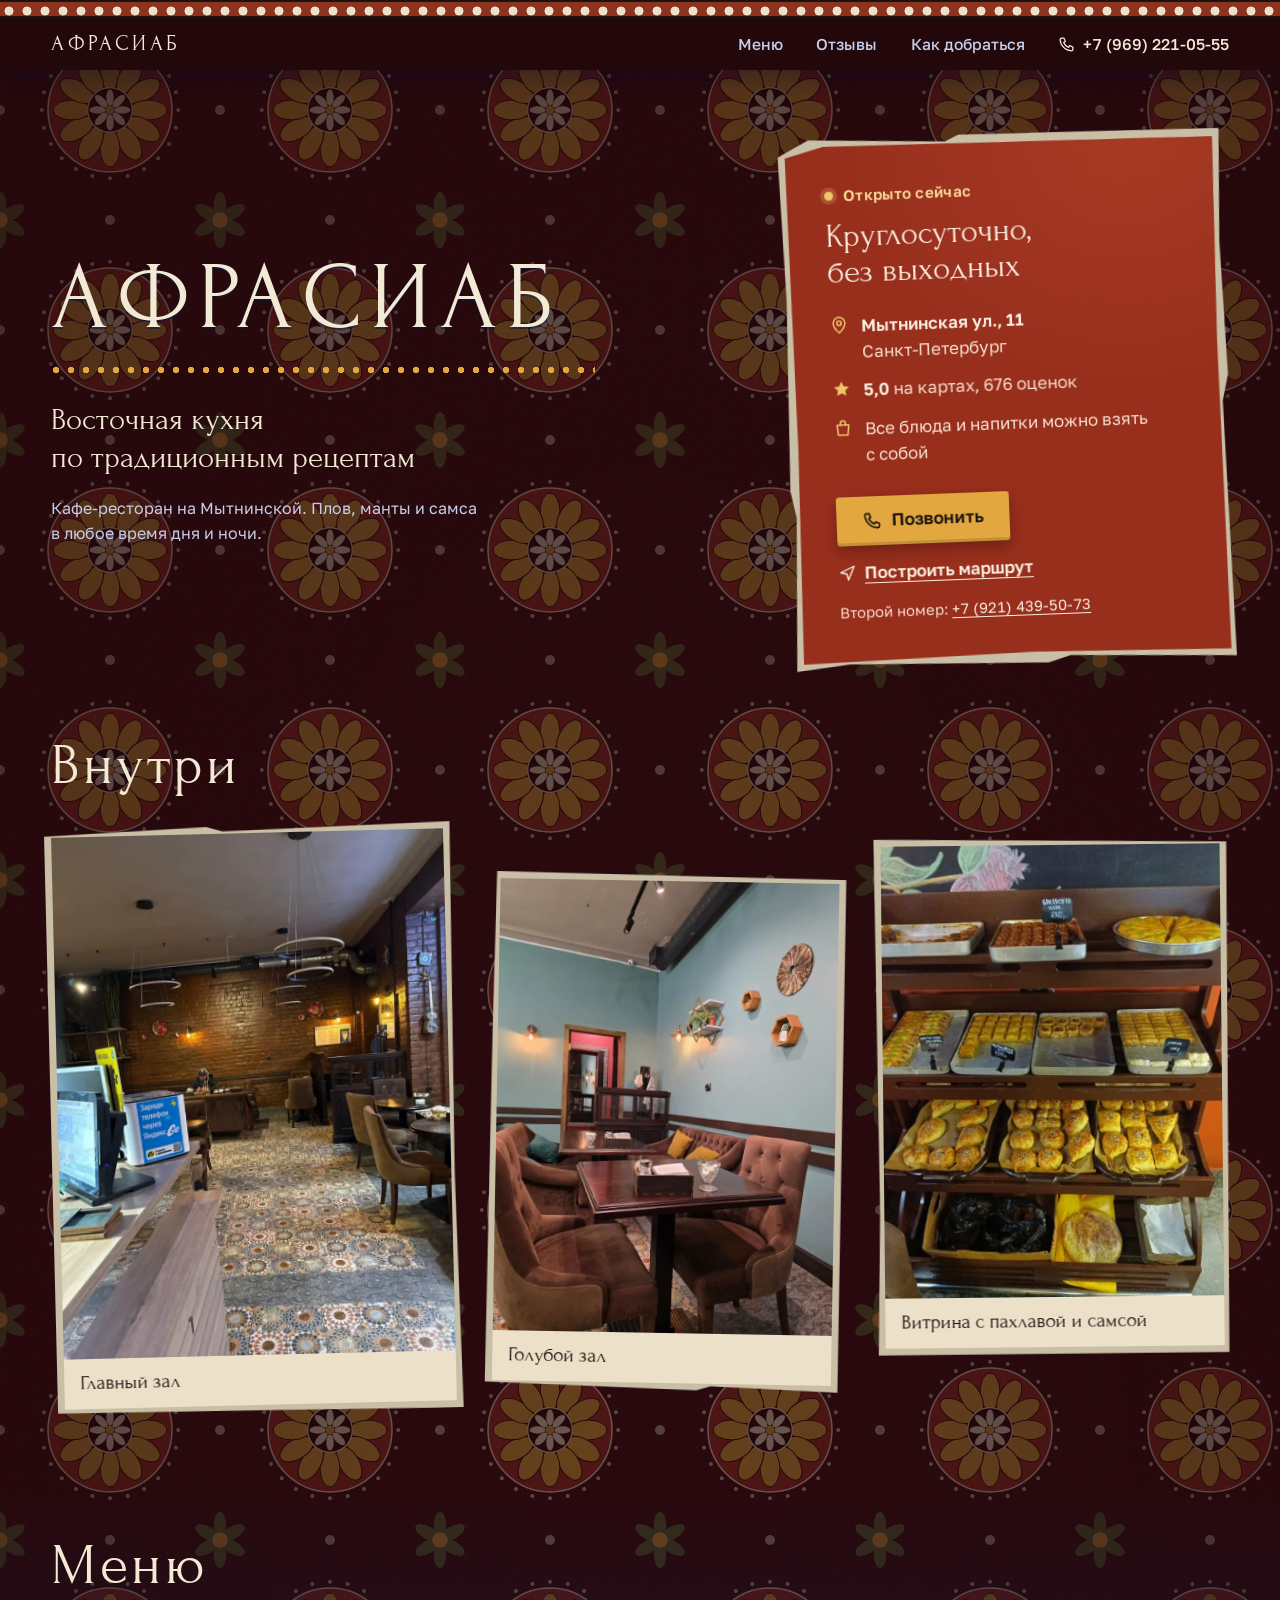
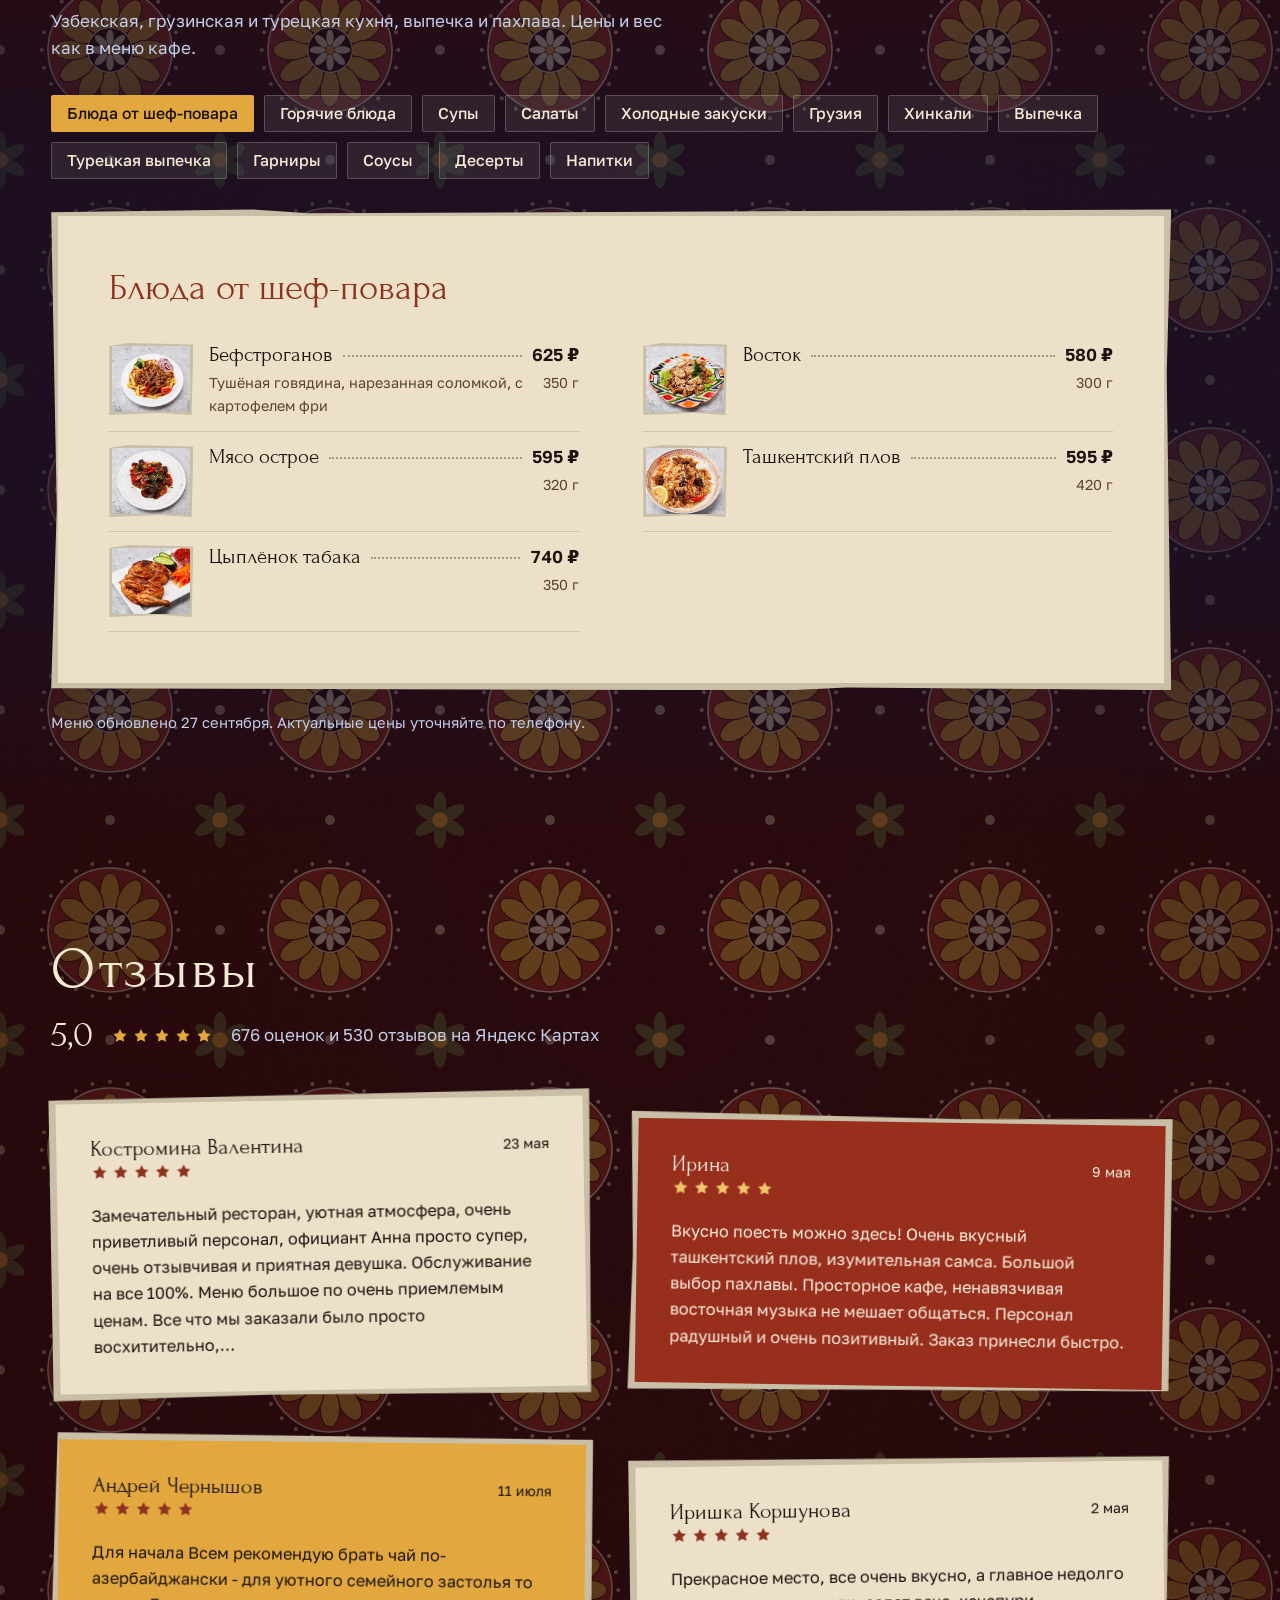
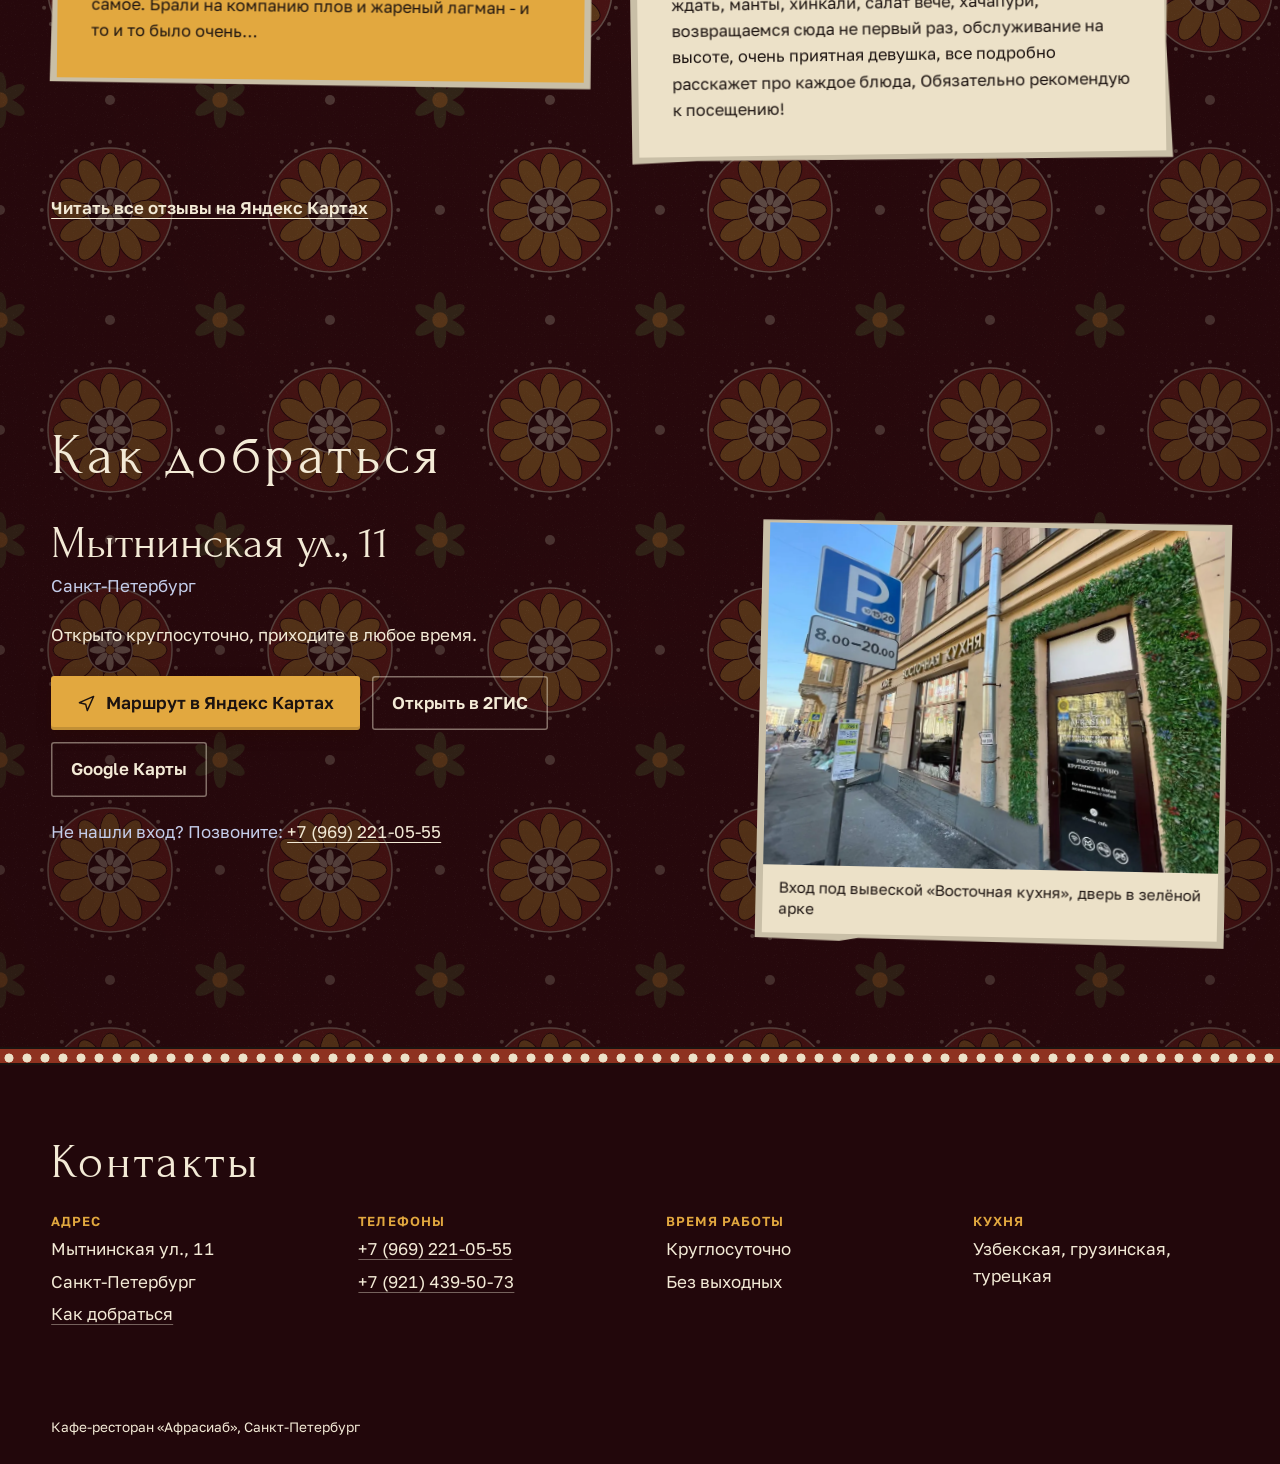
<file: afrasiab-site/index.html>
<!doctype html>
<html lang="ru" class="no-js">
<head>
<meta charset="utf-8">
<meta name="viewport" content="width=device-width, initial-scale=1, viewport-fit=cover">
<title>Афрасиаб</title>
<meta name="description" content="Кафе-ресторан «Афрасиаб» в Петербурге: Мытнинская ул., 11. Узбекская кухня по традиционным рецептам, открыто круглосуточно.">
<meta name="theme-color" content="#22070b">
<link rel="preload" href="fonts/forum-cyrillic-400-normal.woff2" as="font" type="font/woff2" crossorigin>
<style>
/* Self-hosted fonts (Fontsource, OFL) */
@font-face { font-family: "Forum"; font-weight: 400; font-display: swap; src: url(fonts/forum-cyrillic-400-normal.woff2) format("woff2"); unicode-range: U+0301,U+0400-045F,U+0490-0491,U+04B0-04B1,U+2116; }
@font-face { font-family: "Forum"; font-weight: 400; font-display: swap; src: url(fonts/forum-latin-400-normal.woff2) format("woff2"); unicode-range: U+0000-00FF,U+0131,U+0152-0153,U+02BB-02BC,U+02C6,U+02DA,U+02DC,U+2000-206F,U+20AC,U+2122,U+2212,U+FEFF; }
@font-face { font-family: "Golos Text"; font-weight: 400; font-display: swap; src: url(fonts/golos-text-cyrillic-400-normal.woff2) format("woff2"); unicode-range: U+0301,U+0400-045F,U+0490-0491,U+04B0-04B1,U+2116; }
@font-face { font-family: "Golos Text"; font-weight: 400; font-display: swap; src: url(fonts/golos-text-latin-400-normal.woff2) format("woff2"); unicode-range: U+0000-00FF,U+0131,U+0152-0153,U+02BB-02BC,U+02C6,U+02DA,U+02DC,U+2000-206F,U+20AC,U+20BD,U+2122,U+2212,U+FEFF; }
@font-face { font-family: "Golos Text"; font-weight: 500; font-display: swap; src: url(fonts/golos-text-cyrillic-500-normal.woff2) format("woff2"); unicode-range: U+0301,U+0400-045F,U+0490-0491,U+04B0-04B1,U+2116; }
@font-face { font-family: "Golos Text"; font-weight: 500; font-display: swap; src: url(fonts/golos-text-latin-500-normal.woff2) format("woff2"); unicode-range: U+0000-00FF,U+0131,U+0152-0153,U+02BB-02BC,U+02C6,U+02DA,U+02DC,U+2000-206F,U+20AC,U+20BD,U+2122,U+2212,U+FEFF; }
@font-face { font-family: "Golos Text"; font-weight: 600; font-display: swap; src: url(fonts/golos-text-cyrillic-600-normal.woff2) format("woff2"); unicode-range: U+0301,U+0400-045F,U+0490-0491,U+04B0-04B1,U+2116; }
@font-face { font-family: "Golos Text"; font-weight: 600; font-display: swap; src: url(fonts/golos-text-latin-600-normal.woff2) format("woff2"); unicode-range: U+0000-00FF,U+0131,U+0152-0153,U+02BB-02BC,U+02C6,U+02DA,U+02DC,U+2000-206F,U+20AC,U+20BD,U+2122,U+2212,U+FEFF; }

:root {
  --lapis: #1b3a8c;
  --lapis-deep: #10255f;
  --lapis-night: #22070b;
  --ochre-red: #982f1d;
  --ochre-red-deep: #8e3220;
  --ochre: #e2a83f;
  --ochre-light: #f0c46a;
  --plaster: #ece1c8;
  --plaster-dim: #c9bfa7;
  --carbon: #1c1310;
  --on-lapis: #f3ead6;
  --on-lapis-soft: #c4cdea;
  --on-red: #fbeee0;
  --on-red-soft: #f8ddcc;
  --display: "Forum", Georgia, serif;
  --body: "Golos Text", system-ui, sans-serif;
  --gutter: clamp(16px, 4vw, 56px);
  --ease-out: cubic-bezier(.16, 1, .3, 1);
}

* { box-sizing: border-box; }
html { scrollbar-color: var(--ochre) var(--lapis-night); -webkit-text-size-adjust: 100%; }
body {
  margin: 0;
  background: #2a090d;
  color: var(--on-lapis);
  font: 400 1.0625rem/1.55 var(--body);
  overflow-x: clip;
}
html { scroll-padding-top: 84px; }
::selection { background: var(--ochre); color: var(--carbon); }
a { color: inherit; text-underline-offset: .22em; text-decoration-thickness: 1px; }
:focus-visible { outline: 2px solid var(--ochre-light); outline-offset: 3px; border-radius: 2px; }
::-webkit-scrollbar { width: 10px; }
::-webkit-scrollbar-track { background: var(--lapis-night); }
::-webkit-scrollbar-thumb { background: var(--ochre); border-radius: 5px; border: 2px solid var(--lapis-night); }

/* The wall: lapis pigment, unevenly laid, with lime showing through */
/* Suzani: warm garnet ground with embroidered medallions, shaded for legibility */
.wall {
  position: relative;
  isolation: isolate;
  background:
    radial-gradient(120% 90% at 50% 40%, rgba(30, 6, 9, .62) 0%, rgba(30, 6, 9, .78) 70%, rgba(20, 4, 6, .9) 100%),
    url("data:image/svg+xml,%3Csvg xmlns='http://www.w3.org/2000/svg' width='220' height='220'%3E%3Crect width='220' height='220' fill='%233d0f14'/%3E%3Ccircle cx='110.0' cy='110.0' r='62' fill='%23a3312a' stroke='%23efe6cc' stroke-width='1.5'/%3E%3Cellipse cx='110.0' cy='71.6' rx='9.9' ry='18.6' transform='rotate(0 110.0 110.0)' fill='%23e2a83f' stroke='%232a090d' stroke-width='1'/%3E%3Cellipse cx='110.0' cy='71.6' rx='9.9' ry='18.6' transform='rotate(30 110.0 110.0)' fill='%23e2a83f' stroke='%232a090d' stroke-width='1'/%3E%3Cellipse cx='110.0' cy='71.6' rx='9.9' ry='18.6' transform='rotate(60 110.0 110.0)' fill='%23e2a83f' stroke='%232a090d' stroke-width='1'/%3E%3Cellipse cx='110.0' cy='71.6' rx='9.9' ry='18.6' transform='rotate(90 110.0 110.0)' fill='%23e2a83f' stroke='%232a090d' stroke-width='1'/%3E%3Cellipse cx='110.0' cy='71.6' rx='9.9' ry='18.6' transform='rotate(120 110.0 110.0)' fill='%23e2a83f' stroke='%232a090d' stroke-width='1'/%3E%3Cellipse cx='110.0' cy='71.6' rx='9.9' ry='18.6' transform='rotate(150 110.0 110.0)' fill='%23e2a83f' stroke='%232a090d' stroke-width='1'/%3E%3Cellipse cx='110.0' cy='71.6' rx='9.9' ry='18.6' transform='rotate(180 110.0 110.0)' fill='%23e2a83f' stroke='%232a090d' stroke-width='1'/%3E%3Cellipse cx='110.0' cy='71.6' rx='9.9' ry='18.6' transform='rotate(210 110.0 110.0)' fill='%23e2a83f' stroke='%232a090d' stroke-width='1'/%3E%3Cellipse cx='110.0' cy='71.6' rx='9.9' ry='18.6' transform='rotate(240 110.0 110.0)' fill='%23e2a83f' stroke='%232a090d' stroke-width='1'/%3E%3Cellipse cx='110.0' cy='71.6' rx='9.9' ry='18.6' transform='rotate(270 110.0 110.0)' fill='%23e2a83f' stroke='%232a090d' stroke-width='1'/%3E%3Cellipse cx='110.0' cy='71.6' rx='9.9' ry='18.6' transform='rotate(300 110.0 110.0)' fill='%23e2a83f' stroke='%232a090d' stroke-width='1'/%3E%3Cellipse cx='110.0' cy='71.6' rx='9.9' ry='18.6' transform='rotate(330 110.0 110.0)' fill='%23e2a83f' stroke='%232a090d' stroke-width='1'/%3E%3Ccircle cx='110.0' cy='110.0' r='22.3' fill='%232a090d' stroke='%23efe6cc' stroke-width='1.2'/%3E%3Cellipse cx='110.0' cy='97.6' rx='3.7' ry='8.1' transform='rotate(0 110.0 110.0)' fill='%23efe6cc'/%3E%3Cellipse cx='110.0' cy='97.6' rx='3.7' ry='8.1' transform='rotate(45 110.0 110.0)' fill='%23efe6cc'/%3E%3Cellipse cx='110.0' cy='97.6' rx='3.7' ry='8.1' transform='rotate(90 110.0 110.0)' fill='%23efe6cc'/%3E%3Cellipse cx='110.0' cy='97.6' rx='3.7' ry='8.1' transform='rotate(135 110.0 110.0)' fill='%23efe6cc'/%3E%3Cellipse cx='110.0' cy='97.6' rx='3.7' ry='8.1' transform='rotate(180 110.0 110.0)' fill='%23efe6cc'/%3E%3Cellipse cx='110.0' cy='97.6' rx='3.7' ry='8.1' transform='rotate(225 110.0 110.0)' fill='%23efe6cc'/%3E%3Cellipse cx='110.0' cy='97.6' rx='3.7' ry='8.1' transform='rotate(270 110.0 110.0)' fill='%23efe6cc'/%3E%3Cellipse cx='110.0' cy='97.6' rx='3.7' ry='8.1' transform='rotate(315 110.0 110.0)' fill='%23efe6cc'/%3E%3Ccircle cx='110.0' cy='110.0' r='4.3' fill='%23e2a83f'/%3E%3Ccircle cx='178.2' cy='110.0' r='2' fill='%23efe6cc' fill-opacity='.8'/%3E%3Ccircle cx='175.9' cy='127.7' r='2' fill='%23efe6cc' fill-opacity='.8'/%3E%3Ccircle cx='169.1' cy='144.1' r='2' fill='%23efe6cc' fill-opacity='.8'/%3E%3Ccircle cx='158.2' cy='158.2' r='2' fill='%23efe6cc' fill-opacity='.8'/%3E%3Ccircle cx='144.1' cy='169.1' r='2' fill='%23efe6cc' fill-opacity='.8'/%3E%3Ccircle cx='127.7' cy='175.9' r='2' fill='%23efe6cc' fill-opacity='.8'/%3E%3Ccircle cx='110.0' cy='178.2' r='2' fill='%23efe6cc' fill-opacity='.8'/%3E%3Ccircle cx='92.3' cy='175.9' r='2' fill='%23efe6cc' fill-opacity='.8'/%3E%3Ccircle cx='75.9' cy='169.1' r='2' fill='%23efe6cc' fill-opacity='.8'/%3E%3Ccircle cx='61.8' cy='158.2' r='2' fill='%23efe6cc' fill-opacity='.8'/%3E%3Ccircle cx='50.9' cy='144.1' r='2' fill='%23efe6cc' fill-opacity='.8'/%3E%3Ccircle cx='44.1' cy='127.7' r='2' fill='%23efe6cc' fill-opacity='.8'/%3E%3Ccircle cx='41.8' cy='110.0' r='2' fill='%23efe6cc' fill-opacity='.8'/%3E%3Ccircle cx='44.1' cy='92.3' r='2' fill='%23efe6cc' fill-opacity='.8'/%3E%3Ccircle cx='50.9' cy='75.9' r='2' fill='%23efe6cc' fill-opacity='.8'/%3E%3Ccircle cx='61.8' cy='61.8' r='2' fill='%23efe6cc' fill-opacity='.8'/%3E%3Ccircle cx='75.9' cy='50.9' r='2' fill='%23efe6cc' fill-opacity='.8'/%3E%3Ccircle cx='92.3' cy='44.1' r='2' fill='%23efe6cc' fill-opacity='.8'/%3E%3Ccircle cx='110.0' cy='41.8' r='2' fill='%23efe6cc' fill-opacity='.8'/%3E%3Ccircle cx='127.7' cy='44.1' r='2' fill='%23efe6cc' fill-opacity='.8'/%3E%3Ccircle cx='144.1' cy='50.9' r='2' fill='%23efe6cc' fill-opacity='.8'/%3E%3Ccircle cx='158.2' cy='61.8' r='2' fill='%23efe6cc' fill-opacity='.8'/%3E%3Ccircle cx='169.1' cy='75.9' r='2' fill='%23efe6cc' fill-opacity='.8'/%3E%3Ccircle cx='175.9' cy='92.3' r='2' fill='%23efe6cc' fill-opacity='.8'/%3E%3Cellipse cx='0' cy='-14.0' rx='6.3' ry='14.0' transform='rotate(0 0 0)' fill='%235f6b3a'/%3E%3Cellipse cx='0' cy='-14.0' rx='6.3' ry='14.0' transform='rotate(60 0 0)' fill='%235f6b3a'/%3E%3Cellipse cx='0' cy='-14.0' rx='6.3' ry='14.0' transform='rotate(120 0 0)' fill='%235f6b3a'/%3E%3Cellipse cx='0' cy='-14.0' rx='6.3' ry='14.0' transform='rotate(180 0 0)' fill='%235f6b3a'/%3E%3Cellipse cx='0' cy='-14.0' rx='6.3' ry='14.0' transform='rotate(240 0 0)' fill='%235f6b3a'/%3E%3Cellipse cx='0' cy='-14.0' rx='6.3' ry='14.0' transform='rotate(300 0 0)' fill='%235f6b3a'/%3E%3Ccircle cx='0' cy='0' r='7.7' fill='%23e2a83f'/%3E%3Cellipse cx='220' cy='-14.0' rx='6.3' ry='14.0' transform='rotate(0 220 0)' fill='%235f6b3a'/%3E%3Cellipse cx='220' cy='-14.0' rx='6.3' ry='14.0' transform='rotate(60 220 0)' fill='%235f6b3a'/%3E%3Cellipse cx='220' cy='-14.0' rx='6.3' ry='14.0' transform='rotate(120 220 0)' fill='%235f6b3a'/%3E%3Cellipse cx='220' cy='-14.0' rx='6.3' ry='14.0' transform='rotate(180 220 0)' fill='%235f6b3a'/%3E%3Cellipse cx='220' cy='-14.0' rx='6.3' ry='14.0' transform='rotate(240 220 0)' fill='%235f6b3a'/%3E%3Cellipse cx='220' cy='-14.0' rx='6.3' ry='14.0' transform='rotate(300 220 0)' fill='%235f6b3a'/%3E%3Ccircle cx='220' cy='0' r='7.7' fill='%23e2a83f'/%3E%3Cellipse cx='0' cy='206.0' rx='6.3' ry='14.0' transform='rotate(0 0 220)' fill='%235f6b3a'/%3E%3Cellipse cx='0' cy='206.0' rx='6.3' ry='14.0' transform='rotate(60 0 220)' fill='%235f6b3a'/%3E%3Cellipse cx='0' cy='206.0' rx='6.3' ry='14.0' transform='rotate(120 0 220)' fill='%235f6b3a'/%3E%3Cellipse cx='0' cy='206.0' rx='6.3' ry='14.0' transform='rotate(180 0 220)' fill='%235f6b3a'/%3E%3Cellipse cx='0' cy='206.0' rx='6.3' ry='14.0' transform='rotate(240 0 220)' fill='%235f6b3a'/%3E%3Cellipse cx='0' cy='206.0' rx='6.3' ry='14.0' transform='rotate(300 0 220)' fill='%235f6b3a'/%3E%3Ccircle cx='0' cy='220' r='7.7' fill='%23e2a83f'/%3E%3Cellipse cx='220' cy='206.0' rx='6.3' ry='14.0' transform='rotate(0 220 220)' fill='%235f6b3a'/%3E%3Cellipse cx='220' cy='206.0' rx='6.3' ry='14.0' transform='rotate(60 220 220)' fill='%235f6b3a'/%3E%3Cellipse cx='220' cy='206.0' rx='6.3' ry='14.0' transform='rotate(120 220 220)' fill='%235f6b3a'/%3E%3Cellipse cx='220' cy='206.0' rx='6.3' ry='14.0' transform='rotate(180 220 220)' fill='%235f6b3a'/%3E%3Cellipse cx='220' cy='206.0' rx='6.3' ry='14.0' transform='rotate(240 220 220)' fill='%235f6b3a'/%3E%3Cellipse cx='220' cy='206.0' rx='6.3' ry='14.0' transform='rotate(300 220 220)' fill='%235f6b3a'/%3E%3Ccircle cx='220' cy='220' r='7.7' fill='%23e2a83f'/%3E%3Ccircle cx='110.0' cy='0' r='5' fill='%23efe6cc' fill-opacity='.7'/%3E%3Ccircle cx='110.0' cy='220' r='5' fill='%23efe6cc' fill-opacity='.7'/%3E%3Ccircle cx='0' cy='110.0' r='5' fill='%23efe6cc' fill-opacity='.7'/%3E%3Ccircle cx='220' cy='110.0' r='5' fill='%23efe6cc' fill-opacity='.7'/%3E%3C/svg%3E") 0 0 / 220px 220px,
    #3d0f14;
}
.wall::before {
  content: "";
  position: absolute; inset: 0; z-index: -1;
  background-image: url("data:image/svg+xml,%3Csvg xmlns='http://www.w3.org/2000/svg' width='320' height='320'%3E%3Cfilter id='n'%3E%3CfeTurbulence type='fractalNoise' baseFrequency='.9' numOctaves='3' stitchTiles='stitch'/%3E%3CfeColorMatrix values='0 0 0 0 .93 0 0 0 0 .89 0 0 0 0 .8 0 0 0 1.6 -1.05'/%3E%3C/filter%3E%3Crect width='100%25' height='100%25' filter='url(%23n)'/%3E%3C/svg%3E");
  opacity: .10;
  mix-blend-mode: screen;
  pointer-events: none;
}

/* Sogdian pearl-roundel border */
.pearls {
  height: 18px;
  background:
    radial-gradient(circle at 9px 9px, var(--plaster) 0 4.2px, transparent 4.8px) 0 0 / 18px 18px repeat-x,
    var(--ochre-red-deep);
  border-block: 2px solid var(--carbon);
}

/* Band with navigation */
.band {
  position: sticky; top: 0; z-index: 50;
  background: var(--lapis-night);
  box-shadow: 0 8px 20px rgba(6, 14, 40, .35);
}
.band-inner {
  display: flex; align-items: center; justify-content: space-between; gap: 24px;
  padding: 14px var(--gutter);
}
.mark {
  font: 400 1.35rem/1 var(--display);
  letter-spacing: .16em;
  text-decoration: none;
  color: var(--on-lapis);
}
.nav { display: flex; align-items: center; gap: clamp(16px, 2.6vw, 36px); }
.nav a { text-decoration: none; font-weight: 500; font-size: .98rem; color: var(--on-lapis-soft); transition: color .2s; }
.nav a:hover { color: var(--ochre-light); }
.nav .nav-phone { color: var(--on-lapis); font-variant-numeric: tabular-nums; display: inline-flex; align-items: center; gap: 8px; }
.nav .nav-phone svg { width: 17px; height: 17px; flex: none; }

/* First viewport */
.hero {
  display: grid;
  grid-template-columns: minmax(0, 1.55fr) minmax(320px, 1fr);
  align-items: center;
  gap: clamp(24px, 4vw, 64px);
  padding: clamp(40px, 7vh, 88px) var(--gutter) clamp(56px, 8vh, 96px);
  min-height: min(68vh, 640px);
}
.inscription h1 {
  margin: 0;
  font: 400 clamp(3.1rem, 8.6vw, 6rem)/.95 var(--display);
  letter-spacing: .09em;
  color: var(--on-lapis);
  text-shadow: 0 2px 0 rgba(11, 26, 69, .55);
}
.inscription .rule {
  display: block;
  width: min(100%, 34rem);
  height: 10px;
  margin: 22px 0 26px;
  background:
    radial-gradient(circle at 5px 5px, var(--ochre) 0 3px, transparent 3.5px) 0 0 / 15px 10px repeat-x;
}
.inscription .lede {
  margin: 0;
  max-width: 30ch;
  font: 400 clamp(1.4rem, 2.4vw, 1.95rem)/1.25 var(--display);
  color: var(--on-lapis);
  text-wrap: balance;
}
.inscription .sub {
  margin: 18px 0 0;
  max-width: 46ch;
  color: var(--on-lapis-soft);
  font-size: 1rem;
}

/* Fragments: pigment on a plaster rim, edges broken off */
.fragment {
  position: relative;
  background: var(--plaster-dim);
  padding: 7px;
  filter: drop-shadow(0 18px 24px rgba(6, 14, 40, .45)) drop-shadow(0 3px 4px rgba(6, 14, 40, .3));
}
.fragment > .pigment { position: relative; overflow: hidden; }
.fragment > .pigment::after {
  /* the restorer's reveal: lime wash cleared off once, left to right */
  content: "";
  position: absolute; inset: 0;
  background: var(--plaster);
  pointer-events: none;
  clip-path: inset(0 0 0 100%);
}
@media (prefers-reduced-motion: no-preference) {
  .fragment > .pigment::after { animation: clean 1.5s var(--ease-out) .35s backwards; }
  .frieze .fragment:nth-child(2) > .pigment::after { animation-delay: .7s; }
  .frieze .fragment:nth-child(3) > .pigment::after { animation-delay: .85s; }
  .frieze .fragment:nth-child(1) > .pigment::after { animation-delay: .55s; }
}
@keyframes clean {
  from { clip-path: inset(0 0 0 0); }
  to   { clip-path: inset(0 0 0 100%); }
}

.visit {
  transform: rotate(-2.2deg);
  clip-path: polygon(0 3%, 7% 0, 38% 1.2%, 41% 0, 100% 0.6%, 99.2% 22%, 100% 47%, 98.6% 52%, 99.6% 100%, 62% 98.8%, 57% 100%, 12% 99%, 0 100%, 1.2% 71%, 0 66%, 0.8% 30%);
}
.visit > .pigment {
  background:
    radial-gradient(110% 80% at 80% 0%, #a63a24 0%, transparent 60%),
    var(--ochre-red);
  color: var(--on-red);
  padding: clamp(24px, 3vw, 38px);
  clip-path: polygon(0 2%, 9% 0, 100% 0.8%, 99.4% 40%, 100% 100%, 54% 99.2%, 0 100%, 0.6% 58%);
}
.open-now {
  display: flex; align-items: center; gap: 10px;
  margin: 0;
  font-weight: 600; font-size: .95rem; letter-spacing: .02em;
  color: #f8d996;
}
.open-now::before {
  content: ""; width: 9px; height: 9px; border-radius: 50%;
  background: var(--ochre-light);
  box-shadow: 0 0 0 4px rgba(240, 196, 106, .22);
}
.visit h2 {
  margin: 10px 0 0;
  font: 400 clamp(1.7rem, 2.6vw, 2.2rem)/1.1 var(--display);
}
.facts { list-style: none; margin: 22px 0 0; padding: 0; display: grid; gap: 12px; }
.facts li { display: flex; align-items: flex-start; gap: 12px; color: var(--on-red-soft); }
.facts li strong { color: var(--on-red); font-weight: 600; }
.facts svg { width: 20px; height: 20px; flex: none; margin-top: 2px; color: var(--ochre-light); }
.actions { margin-top: 28px; display: flex; flex-wrap: wrap; align-items: center; gap: 14px 22px; }
.btn-call {
  display: inline-flex; align-items: center; gap: 10px;
  padding: 15px 26px;
  background: var(--ochre);
  color: var(--carbon);
  font: 600 1.08rem/1 var(--body);
  text-decoration: none;
  border-radius: 3px;
  box-shadow: 0 6px 14px rgba(40, 10, 4, .35), inset 0 -3px 0 rgba(0, 0, 0, .14);
  transition: transform .25s var(--ease-out), box-shadow .25s var(--ease-out), background .2s;
}
.btn-call svg { width: 19px; height: 19px; }
.btn-call:hover { background: var(--ochre-light); transform: translateY(-2px); box-shadow: 0 10px 20px rgba(40, 10, 4, .4), inset 0 -3px 0 rgba(0, 0, 0, .14); }
.btn-call:active { transform: translateY(0); }
.link-route { font-weight: 600; color: var(--on-red); display: inline-flex; align-items: center; gap: 8px; }
.link-route svg { width: 18px; height: 18px; }
.second-phone { margin: 16px 0 0; font-size: .92rem; color: var(--on-red-soft); font-variant-numeric: tabular-nums; }
.second-phone a { color: var(--on-red); }

/* Start of the menu: a frieze of dish fragments */
.menu-start { padding: 0 var(--gutter) clamp(56px, 8vw, 104px); }
.menu-start h2 {
  margin: 0 0 30px;
  font: 400 clamp(2rem, 4vw, 3rem)/1.05 var(--display);
  letter-spacing: .06em;
}
.frieze { display: grid; grid-template-columns: repeat(3, minmax(0, 1fr)); gap: clamp(18px, 2.4vw, 32px); align-items: start; }
.frieze .fragment:nth-child(1) { transform: rotate(1.1deg); clip-path: polygon(0 0, 100% 1.5%, 99% 100%, 30% 99%, 26% 100%, 0 98%); }
.frieze .fragment:nth-child(2) { transform: rotate(-.8deg) translateY(18px); clip-path: polygon(2% 0, 64% 1%, 70% 0, 100% 2%, 100% 97%, 0 100%, 0.8% 46%); }
.frieze .fragment:nth-child(3) { transform: rotate(1.6deg); clip-path: polygon(0 1%, 100% 0, 99% 61%, 100% 100%, 8% 99%, 0 100%); }
.dish > .pigment { padding: 22px 22px 24px; color: var(--carbon); }
.frieze .fragment:nth-child(1) .pigment { background: var(--ochre); }
.frieze .fragment:nth-child(2) .pigment { background: var(--plaster); }
.frieze .fragment:nth-child(3) .pigment { background: var(--ochre-light); }
.dish svg.motif { display: block; width: 92px; height: 72px; margin-bottom: 14px; color: var(--carbon); }
.dish h3 { margin: 0; font: 400 1.55rem/1.1 var(--display); }
.dish p { margin: 6px 0 0; font-size: .95rem; color: #4a3528; }
.dish .price { display: flex; align-items: baseline; justify-content: space-between; gap: 12px; margin-top: 16px; padding-top: 12px; border-top: 1px solid rgba(28, 19, 16, .28); font-variant-numeric: tabular-nums; }
.dish .price b { font: 600 1.3rem/1 var(--body); }
.dish .price span { font-size: .9rem; color: #4a3528; }

/* Tablet and phone */
@media (max-width: 900px) {
  .hero { grid-template-columns: 1fr; min-height: 0; padding-top: 36px; }
  .visit { transform: rotate(-1.2deg); max-width: 560px; }
  .frieze { grid-template-columns: 1fr; max-width: 560px; }
  .frieze .fragment:nth-child(2) { transform: rotate(-.8deg); }
}
@media (max-width: 640px) {
  .nav .nav-link { display: none; }
  .mark { font-size: 1.1rem; letter-spacing: .12em; }
  .inscription h1 { letter-spacing: .05em; }
  .inscription .rule { margin: 16px 0 18px; }
  .btn-call { width: 100%; justify-content: center; padding-block: 17px; }
}
@media (max-width: 380px) {
  .inscription h1 { font-size: 2.75rem; }
}

/* Full menu: tabs painted on the wall, list on a plaster fragment */
.menu { padding: clamp(32px, 4vw, 56px) var(--gutter) clamp(56px, 8vw, 104px); background: linear-gradient(180deg, transparent, rgba(11, 26, 69, .35) 30%, rgba(11, 26, 69, .35) 70%, transparent); }
.section-title { margin: 0; font: 400 clamp(2.2rem, 4.6vw, 3.6rem)/1.05 var(--display); letter-spacing: .06em; }
.section-lede { margin: 12px 0 0; max-width: 56ch; color: var(--on-lapis-soft); }
.tabs {
  display: flex; flex-wrap: wrap; gap: 10px;
  margin: 34px 0 30px; padding: 0; 
}
.tab {
  appearance: none; border: 0; cursor: pointer;
  padding: 10px 16px;
  font: 500 .98rem/1.1 var(--body);
  color: var(--on-lapis);
  background: rgba(243, 234, 214, .08);
  border-radius: 2px;
  box-shadow: inset 0 0 0 1px rgba(243, 234, 214, .22);
  transition: background .2s, color .2s, box-shadow .2s;
}
.tab:hover { background: rgba(243, 234, 214, .16); }
.tab[aria-selected="true"] { background: var(--ochre); color: var(--carbon); box-shadow: 0 4px 10px rgba(6, 14, 40, .35); }
.board {
  max-width: 1120px;
  clip-path: polygon(0 0.6%, 18% 0, 23% 0.8%, 100% 0, 99.6% 34%, 100% 100%, 71% 99.4%, 66% 100%, 0 99.6%, 0.5% 62%);
}
.board > .pigment { background: var(--plaster); color: var(--carbon); padding: clamp(24px, 4vw, 52px); }
.panel h3 { margin: 0 0 22px; font: 400 clamp(1.7rem, 3vw, 2.3rem)/1.1 var(--display); color: var(--ochre-red-deep); }
.panel[data-hidden] { display: none; }
.no-js .panel[data-hidden] { display: block; }
.no-js .panel + .panel { margin-top: 44px; }
.dishes { list-style: none; margin: 0; padding: 0; display: grid; grid-template-columns: repeat(2, minmax(0, 1fr)); column-gap: clamp(28px, 5vw, 72px); }
.dishes li { padding: 13px 0 14px; border-bottom: 1px solid rgba(28, 19, 16, .14); break-inside: avoid; }
.dishes .row { display: flex; align-items: baseline; gap: 10px; }
.dishes h4 { margin: 0; font: 400 1.32rem/1.2 var(--display); }
.dishes .dots { flex: 1; min-width: 16px; border-bottom: 2px dotted rgba(28, 19, 16, .35); transform: translateY(-4px); }
.dishes b { font: 600 1.08rem/1 var(--body); font-variant-numeric: tabular-nums; white-space: nowrap; }
.dishes .meta { display: flex; justify-content: space-between; gap: 16px; margin-top: 4px; font-size: .9rem; color: #5a4334; }
.dishes .meta p { margin: 0; max-width: 40ch; }
.dishes .meta span { margin-left: auto; white-space: nowrap; font-variant-numeric: tabular-nums; }
.menu-note { margin: 22px 0 0; font-size: .92rem; color: var(--on-lapis-soft); }

/* Reviews: fragments of a procession */
.reviews { padding: clamp(56px, 8vw, 104px) var(--gutter); }
.rating-line { display: flex; flex-wrap: wrap; align-items: center; gap: 10px 18px; margin: 16px 0 0; color: var(--on-lapis-soft); }
.rating-line strong { font: 400 2.4rem/1 var(--display); color: var(--on-lapis); }
.stars { display: inline-flex; gap: 3px; color: var(--ochre); }
.stars svg { width: 18px; height: 18px; }
.review-wall { display: grid; align-items: start; grid-template-columns: repeat(2, minmax(0, 1fr)); gap: clamp(20px, 3vw, 40px); margin-top: 38px; max-width: 1120px; }
figure.review { margin: 0; }
.review > .pigment { padding: clamp(22px, 3vw, 34px); }
.review blockquote { margin: 14px 0 0; font-size: 1.02rem; line-height: 1.6; }
.review footer { display: flex; align-items: center; justify-content: space-between; gap: 12px; }
.review cite { font: 400 1.35rem/1.15 var(--display); font-style: normal; }
.review time { font-size: .88rem; }
.review:nth-child(1) { transform: rotate(-1deg); clip-path: polygon(0 1%, 100% 0, 99.4% 100%, 40% 99%, 0 100%); }
.review:nth-child(1) > .pigment { background: var(--plaster); color: var(--carbon); }
.review:nth-child(2) { transform: rotate(.9deg) translateY(22px); clip-path: polygon(0 0, 61% 1.2%, 100% 0, 100% 98%, 0 100%, 0.6% 52%); }
.review:nth-child(2) > .pigment { background: var(--ochre-red); color: var(--on-red); }
.review:nth-child(3) { transform: rotate(.6deg); clip-path: polygon(1% 0, 100% 0.8%, 100% 100%, 0 99%); }
.review:nth-child(3) > .pigment { background: var(--ochre); color: var(--carbon); }
.review:nth-child(4) { transform: rotate(-.8deg) translateY(22px); clip-path: polygon(0 0, 100% 1%, 99% 62%, 100% 100%, 12% 99.2%, 0 100%); }
.review:nth-child(4) > .pigment { background: var(--plaster); color: var(--carbon); }
.review:nth-child(2) .stars { color: var(--ochre-light); }
.review:nth-child(3) .stars, .review:nth-child(1) .stars, .review:nth-child(4) .stars { color: var(--ochre-red-deep); }
.all-reviews { display: inline-flex; align-items: center; gap: 8px; margin-top: 56px; font-weight: 600; color: var(--on-lapis); }

/* Contacts */
.contacts { background: var(--lapis-night); }
.contacts-inner { display: grid; grid-template-columns: repeat(4, minmax(0, 1fr)); gap: 28px clamp(24px, 4vw, 56px); padding: clamp(44px, 6vw, 72px) var(--gutter); }
.contacts h2 { grid-column: 1 / -1; margin: 0; font: 400 clamp(2rem, 4vw, 3rem)/1.05 var(--display); letter-spacing: .06em; }
.contacts h3 { margin: 0 0 8px; font: 600 .82rem/1 var(--body); letter-spacing: .08em; text-transform: uppercase; color: var(--ochre); }
.contacts p { margin: 0; color: var(--on-lapis); font-variant-numeric: tabular-nums; }
.contacts p + p { margin-top: 6px; }
.contacts a { text-decoration-color: rgba(243, 234, 214, .4); }
.contacts a:hover { color: var(--ochre-light); }
.copyright { padding: 18px var(--gutter) 26px; font-size: .85rem; color: var(--on-lapis-soft); }

@media (max-width: 900px) {
  .dishes { grid-template-columns: 1fr; }
  .review-wall { grid-template-columns: 1fr; }
  .review:nth-child(2), .review:nth-child(4) { transform: rotate(.6deg); }
  .contacts-inner { grid-template-columns: 1fr 1fr; }
}
@media (max-width: 640px) {
  .tabs { flex-wrap: nowrap; overflow-x: auto; margin-inline: calc(var(--gutter) * -1); padding: 4px var(--gutter) 10px; scrollbar-width: none; }
  .tabs::-webkit-scrollbar { display: none; }
  .tab { flex: none; }
  .dishes h4 { font-size: 1.2rem; }
  .contacts-inner { grid-template-columns: 1fr; }
}

/* Dish photos */
.dish-photo { display: block; width: calc(100% + 44px); max-width: none; height: auto; aspect-ratio: 266 / 228; object-fit: cover; margin: -22px -22px 18px; }
.dishes li { display: grid; grid-template-columns: 84px minmax(0, 1fr); gap: 16px; align-items: start; }
.plain .dishes li { grid-template-columns: minmax(0, 1fr); }
.thumb {
  width: 84px; height: 72px; object-fit: cover; display: block;
  border: 3px solid var(--plaster-dim);
  clip-path: polygon(0 4%, 22% 0, 100% 2%, 98% 100%, 60% 97%, 0 100%);
  background: var(--plaster-dim);
}
.thumb-empty { display: grid; place-items: center; background: var(--ochre); color: var(--carbon); }
.thumb-empty svg { width: 46px; height: 36px; }
.dishes .txt { min-width: 0; }

/* How to get there */
.route { padding: clamp(56px, 8vw, 104px) var(--gutter); }
.route-grid { display: grid; grid-template-columns: minmax(0, 1.4fr) minmax(0, 1fr); gap: clamp(28px, 4vw, 64px); align-items: center; margin-top: 34px; max-width: 1200px; }
.route-address { margin: 0; font: 400 clamp(2rem, 3.6vw, 2.8rem)/1.05 var(--display); }
.route-city { margin: 6px 0 0; color: var(--on-lapis-soft); }
.route-note { margin: 22px 0 0; max-width: 40ch; }
.route-buttons { display: flex; flex-wrap: wrap; gap: 12px; margin-top: 28px; }
.btn-ghost { display: inline-flex; align-items: center; padding: 14px 20px; border-radius: 3px; font-weight: 600; text-decoration: none; color: var(--on-lapis); box-shadow: inset 0 0 0 1.5px rgba(243, 234, 214, .45); transition: background .2s, box-shadow .2s; }
.btn-ghost:hover { background: rgba(243, 234, 214, .1); box-shadow: inset 0 0 0 1.5px var(--ochre-light); }
.route-phone { margin: 22px 0 0; color: var(--on-lapis-soft); font-variant-numeric: tabular-nums; }
.route-phone a { color: var(--on-lapis); }
@media (max-width: 900px) {
  .route-grid { grid-template-columns: 1fr; }
}
@media (max-width: 640px) {
  .dishes li { grid-template-columns: 68px minmax(0, 1fr); gap: 12px; }
  .thumb { width: 68px; height: 60px; }
  .tabs { -webkit-mask-image: linear-gradient(90deg, #000 85%, transparent); mask-image: linear-gradient(90deg, #000 85%, transparent); }
  .route-buttons .btn-call, .route-buttons .btn-ghost { width: 100%; justify-content: center; }
}

/* Inside: venue photos as fresco fragments */
.inside { padding: 0 var(--gutter) clamp(40px, 6vw, 72px); }
.inside-wall { display: grid; grid-template-columns: 1.15fr 1fr 1fr; gap: clamp(18px, 2.6vw, 36px); align-items: start; margin-top: 30px; max-width: 1200px; }
figure.shot, figure.facade { margin: 0; }
.shot > .pigment, .facade > .pigment { background: var(--plaster); }
.shot img, .facade img { display: block; width: 100%; height: auto; aspect-ratio: 3 / 4; object-fit: cover; }
.facade img { aspect-ratio: 4 / 3; }
.shot figcaption, .facade figcaption { padding: 12px 16px 14px; font: 400 1.25rem/1.2 var(--display); color: var(--carbon); }
.facade figcaption { font: 400 .95rem/1.4 var(--body); }
.shot-1 { transform: rotate(-1.4deg); clip-path: polygon(0 1%, 40% 0, 44% 0.8%, 100% 0, 99.2% 60%, 100% 100%, 0 99.4%); }
.shot-2 { transform: rotate(1deg) translateY(48px); clip-path: polygon(1% 0, 100% 0.6%, 100% 100%, 64% 99.2%, 60% 100%, 0 99%, 0.5% 30%); }
.shot-3 { transform: rotate(-.6deg) translateY(12px); clip-path: polygon(0 0, 100% 1%, 99.4% 100%, 0 100%, 0.8% 72%); }
.facade { transform: rotate(1.2deg); clip-path: polygon(0 1%, 100% 0, 99.5% 46%, 100% 100%, 22% 99.2%, 18% 100%, 0 99.5%); }
.route-grid { align-items: start; }
@media (max-width: 900px) {
  .inside-wall { grid-template-columns: 1fr 1fr; }
  .shot-1 { grid-column: 1 / -1; }
  .shot-1 img { aspect-ratio: 4 / 3; }
  .shot-2 { transform: rotate(1deg); }
}
@media (max-width: 520px) {
  .inside-wall { grid-template-columns: 1fr; }
  .shot img { aspect-ratio: 4 / 3; }
}

</style>
</head>
<body>
<div class="wall">
  <header class="band">
    <div class="pearls" aria-hidden="true"></div>
    <div class="band-inner">
      <a class="mark" href="#top">АФРАСИАБ</a>
      <nav class="nav" aria-label="Разделы">
        <a class="nav-link" href="#menu">Меню</a>
        <a class="nav-link" href="#reviews">Отзывы</a>
        <a class="nav-link" href="#route">Как добраться</a>
        <a class="nav-phone" href="tel:+79692210555">
          <svg viewBox="0 0 24 24" fill="none" stroke="currentColor" stroke-width="1.8" stroke-linecap="round" stroke-linejoin="round" aria-hidden="true"><path d="M5 3h3.5l1.8 4.6-2.3 1.5a12 12 0 0 0 6.9 6.9l1.5-2.3L21 15.5V19a2 2 0 0 1-2 2A17 17 0 0 1 3 5a2 2 0 0 1 2-2z"/></svg>
          +7 (969) 221-05-55
        </a>
      </nav>
    </div>
  </header>

  <main id="top">
    <section class="hero" aria-labelledby="name">
      <div class="inscription">
        <h1 id="name">АФРАСИАБ</h1>
        <span class="rule" aria-hidden="true"></span>
        <p class="lede">Восточная кухня по&nbsp;традиционным рецептам</p>
        <p class="sub">Кафе-ресторан на Мытнинской. Плов, манты и&nbsp;самса в&nbsp;любое время дня и&nbsp;ночи.</p>
      </div>

      <div class="fragment visit" id="visit">
        <div class="pigment">
          <p class="open-now">Открыто сейчас</p>
          <h2>Круглосуточно, без&nbsp;выходных</h2>
          <ul class="facts">
            <li>
              <svg viewBox="0 0 24 24" fill="none" stroke="currentColor" stroke-width="1.8" stroke-linecap="round" stroke-linejoin="round" aria-hidden="true"><path d="M12 21s-7-6.2-7-11.5A7 7 0 0 1 19 9.5C19 14.8 12 21 12 21z"/><circle cx="12" cy="9.5" r="2.5"/></svg>
              <span><strong>Мытнинская ул., 11</strong><br>Санкт-Петербург</span>
            </li>
            <li>
              <svg viewBox="0 0 24 24" fill="currentColor" aria-hidden="true"><path d="M12 2.8l2.75 5.6 6.15.9-4.45 4.33 1.05 6.12L12 16.86l-5.5 2.9 1.05-6.13L3.1 9.3l6.15-.9z"/></svg>
              <span><strong>5,0</strong> на&nbsp;картах, 676 оценок</span>
            </li>
            <li>
              <svg viewBox="0 0 24 24" fill="none" stroke="currentColor" stroke-width="1.8" stroke-linecap="round" stroke-linejoin="round" aria-hidden="true"><path d="M5 8h14l-1.2 12H6.2z"/><path d="M9 8V6a3 3 0 0 1 6 0v2"/></svg>
              <span>Все блюда и&nbsp;напитки можно взять с&nbsp;собой</span>
            </li>
          </ul>
          <div class="actions">
            <a class="btn-call" href="tel:+79692210555">
              <svg viewBox="0 0 24 24" fill="none" stroke="currentColor" stroke-width="2" stroke-linecap="round" stroke-linejoin="round" aria-hidden="true"><path d="M5 3h3.5l1.8 4.6-2.3 1.5a12 12 0 0 0 6.9 6.9l1.5-2.3L21 15.5V19a2 2 0 0 1-2 2A17 17 0 0 1 3 5a2 2 0 0 1 2-2z"/></svg>
              Позвонить
            </a>
            <a class="link-route" href="https://yandex.ru/maps/2/saint-petersburg/?text=%D0%90%D1%84%D1%80%D0%B0%D1%81%D0%B8%D0%B0%D0%B1%2C%20%D0%9C%D1%8B%D1%82%D0%BD%D0%B8%D0%BD%D1%81%D0%BA%D0%B0%D1%8F%20%D1%83%D0%BB%D0%B8%D1%86%D0%B0%2C%2011" target="_blank" rel="noopener">
              <svg viewBox="0 0 24 24" fill="none" stroke="currentColor" stroke-width="1.8" stroke-linecap="round" stroke-linejoin="round" aria-hidden="true"><path d="M3 11l18-8-8 18-2-8z"/></svg>
              Построить маршрут
            </a>
          </div>
          <p class="second-phone">Второй номер: <a href="tel:+79214395073">+7 (921) 439-50-73</a></p>
        </div>
      </div>
    </section>

    <section class="inside" id="inside" aria-labelledby="inside-title">
      <h2 class="section-title" id="inside-title">Внутри</h2>
      <div class="inside-wall">
        <figure class="fragment shot shot-1"><div class="pigment">
          <img src="img/venue/main-hall.webp" alt="Главный зал: кирпичная стена, расписные блюда, восточная плитка на полу" width="825" height="1100" loading="lazy" decoding="async">
          <figcaption>Главный зал</figcaption>
        </div></figure>
        <figure class="fragment shot shot-2"><div class="pigment">
          <img src="img/venue/blue-hall.webp" alt="Голубой зал с бархатными креслами и диванами" width="825" height="1100" loading="lazy" decoding="async">
          <figcaption>Голубой зал</figcaption>
        </div></figure>
        <figure class="fragment shot shot-3"><div class="pigment">
          <img src="img/venue/pastry-showcase.webp" alt="Витрина с пахлавой и самсой" width="825" height="1100" loading="lazy" decoding="async">
          <figcaption>Витрина с&nbsp;пахлавой и&nbsp;самсой</figcaption>
        </div></figure>
      </div>
    </section>

    <section class="menu" id="menu" aria-labelledby="menu-title">
      <h2 class="section-title" id="menu-title">Меню</h2>
      <p class="section-lede">Узбекская, грузинская и турецкая кухня, выпечка и пахлава. Цены и вес как в меню кафе.</p>
      <div class="tabs" role="tablist" aria-label="Разделы меню">
<button class="tab" role="tab" type="button" id="tab-cat-1" aria-controls="cat-1" aria-selected="true">Блюда от шеф-повара</button>
<button class="tab" role="tab" type="button" id="tab-cat-2" aria-controls="cat-2" aria-selected="false">Горячие блюда</button>
<button class="tab" role="tab" type="button" id="tab-cat-3" aria-controls="cat-3" aria-selected="false">Супы</button>
<button class="tab" role="tab" type="button" id="tab-cat-4" aria-controls="cat-4" aria-selected="false">Салаты</button>
<button class="tab" role="tab" type="button" id="tab-cat-5" aria-controls="cat-5" aria-selected="false">Холодные закуски</button>
<button class="tab" role="tab" type="button" id="tab-cat-6" aria-controls="cat-6" aria-selected="false">Грузия</button>
<button class="tab" role="tab" type="button" id="tab-cat-7" aria-controls="cat-7" aria-selected="false">Хинкали</button>
<button class="tab" role="tab" type="button" id="tab-cat-8" aria-controls="cat-8" aria-selected="false">Выпечка</button>
<button class="tab" role="tab" type="button" id="tab-cat-9" aria-controls="cat-9" aria-selected="false">Турецкая выпечка</button>
<button class="tab" role="tab" type="button" id="tab-cat-10" aria-controls="cat-10" aria-selected="false">Гарниры</button>
<button class="tab" role="tab" type="button" id="tab-cat-11" aria-controls="cat-11" aria-selected="false">Соусы</button>
<button class="tab" role="tab" type="button" id="tab-cat-12" aria-controls="cat-12" aria-selected="false">Десерты</button>
<button class="tab" role="tab" type="button" id="tab-cat-13" aria-controls="cat-13" aria-selected="false">Напитки</button>
      </div>
      <div class="fragment board"><div class="pigment">
<section class="panel" role="tabpanel" id="cat-1" aria-labelledby="tab-cat-1">
<h3>Блюда от шеф-повара</h3>
<ul class="dishes">
<li><img class="thumb" src="img/dishes/befstroganov.webp" alt="" width="266" height="228" loading="lazy" decoding="async"><div class="txt"><div class="row"><h4>Бефстроганов</h4><span class="dots" aria-hidden="true"></span><b>625&nbsp;₽</b></div><div class="meta"><p>Тушёная говядина, нарезанная соломкой, с картофелем фри</p><span>350 г</span></div></div></li>
<li><img class="thumb" src="img/dishes/vostok.webp" alt="" width="266" height="228" loading="lazy" decoding="async"><div class="txt"><div class="row"><h4>Восток</h4><span class="dots" aria-hidden="true"></span><b>580&nbsp;₽</b></div><div class="meta"><span>300 г</span></div></div></li>
<li><img class="thumb" src="img/dishes/myaso-ostroe.webp" alt="" width="266" height="228" loading="lazy" decoding="async"><div class="txt"><div class="row"><h4>Мясо острое</h4><span class="dots" aria-hidden="true"></span><b>595&nbsp;₽</b></div><div class="meta"><span>320 г</span></div></div></li>
<li><img class="thumb" src="img/dishes/tashkentskiy-plov.webp" alt="" width="266" height="228" loading="lazy" decoding="async"><div class="txt"><div class="row"><h4>Ташкентский плов</h4><span class="dots" aria-hidden="true"></span><b>595&nbsp;₽</b></div><div class="meta"><span>420 г</span></div></div></li>
<li><img class="thumb" src="img/dishes/tsyplenok-tabaka.webp" alt="" width="266" height="228" loading="lazy" decoding="async"><div class="txt"><div class="row"><h4>Цыплёнок табака</h4><span class="dots" aria-hidden="true"></span><b>740&nbsp;₽</b></div><div class="meta"><span>350 г</span></div></div></li>
</ul>
</section>
<section class="panel" role="tabpanel" id="cat-2" aria-labelledby="tab-cat-2" data-hidden>
<h3>Горячие блюда</h3>
<ul class="dishes">
<li><img class="thumb" src="img/dishes/adzhapsandal.webp" alt="" width="266" height="228" loading="lazy" decoding="async"><div class="txt"><div class="row"><h4>Аджапсандал</h4><span class="dots" aria-hidden="true"></span><b>595&nbsp;₽</b></div><div class="meta"><span>300 г</span></div></div></li>
<li><img class="thumb" src="img/dishes/azerbaydzhanskaya-dolma.webp" alt="" width="266" height="228" loading="lazy" decoding="async"><div class="txt"><div class="row"><h4>Азербайджанская долма</h4><span class="dots" aria-hidden="true"></span><b>595&nbsp;₽</b></div><div class="meta"><span>350 г</span></div></div></li>
<li><img class="thumb" src="img/dishes/dymlama.webp" alt="" width="266" height="228" loading="lazy" decoding="async"><div class="txt"><div class="row"><h4>Дымлама</h4><span class="dots" aria-hidden="true"></span><b>625&nbsp;₽</b></div><div class="meta"><span>350 г</span></div></div></li>
<li><img class="thumb" src="img/dishes/zharenaya-kuritsa-s-kartofelem.webp" alt="" width="266" height="228" loading="lazy" decoding="async"><div class="txt"><div class="row"><h4>Жареная курица с картофелем</h4><span class="dots" aria-hidden="true"></span><b>615&nbsp;₽</b></div><div class="meta"><span>400 г</span></div></div></li>
<li><img class="thumb" src="img/dishes/zharenye-pelmeni.webp" alt="" width="266" height="228" loading="lazy" decoding="async"><div class="txt"><div class="row"><h4>Жареные пельмени</h4><span class="dots" aria-hidden="true"></span><b>495&nbsp;₽</b></div><div class="meta"><span>300 г</span></div></div></li>
<li><img class="thumb" src="img/dishes/zharenyy-lagman.webp" alt="" width="266" height="228" loading="lazy" decoding="async"><div class="txt"><div class="row"><h4>Жареный лагман</h4><span class="dots" aria-hidden="true"></span><b>565&nbsp;₽</b></div><div class="meta"><span>400 г</span></div></div></li>
<li><img class="thumb" src="img/dishes/kazan-kebab-iz-baraniny.webp" alt="" width="266" height="228" loading="lazy" decoding="async"><div class="txt"><div class="row"><h4>Казан-кебаб из баранины</h4><span class="dots" aria-hidden="true"></span><b>770&nbsp;₽</b></div><div class="meta"><span>400 г</span></div></div></li>
<li><img class="thumb" src="img/dishes/kazan-kebab-iz-govyadiny.webp" alt="" width="266" height="228" loading="lazy" decoding="async"><div class="txt"><div class="row"><h4>Казан-кебаб из говядины</h4><span class="dots" aria-hidden="true"></span><b>745&nbsp;₽</b></div><div class="meta"><span>400 г</span></div></div></li>
<li><img class="thumb" src="img/dishes/manty.webp" alt="" width="266" height="228" loading="lazy" decoding="async"><div class="txt"><div class="row"><h4>Манты</h4><span class="dots" aria-hidden="true"></span><b>615&nbsp;₽</b></div><div class="meta"><p>5 шт.</p><span>400 г</span></div></div></li>
<li><img class="thumb" src="img/dishes/manty-s-tykvoy.webp" alt="" width="266" height="228" loading="lazy" decoding="async"><div class="txt"><div class="row"><h4>Манты с тыквой</h4><span class="dots" aria-hidden="true"></span><b>545&nbsp;₽</b></div><div class="meta"><span>400 г</span></div></div></li>
<li><img class="thumb" src="img/dishes/pelmeni-na-matsoni.webp" alt="" width="266" height="228" loading="lazy" decoding="async"><div class="txt"><div class="row"><h4>Пельмени на мацони</h4><span class="dots" aria-hidden="true"></span><b>495&nbsp;₽</b></div><div class="meta"><span>300 г</span></div></div></li>
<li><img class="thumb" src="img/dishes/samarkandskiy-plov.webp" alt="" width="266" height="228" loading="lazy" decoding="async"><div class="txt"><div class="row"><h4>Самаркандский плов</h4><span class="dots" aria-hidden="true"></span><b>560&nbsp;₽</b></div><div class="meta"><span>420 г</span></div></div></li>
<li><img class="thumb" src="img/dishes/honum.webp" alt="" width="266" height="228" loading="lazy" decoding="async"><div class="txt"><div class="row"><h4>Хонум</h4><span class="dots" aria-hidden="true"></span><b>560&nbsp;₽</b></div><div class="meta"><p>Нежный говяжий фарш, обёрнутый слоями в домашнее тесто</p><span>400 г</span></div></div></li>
</ul>
</section>
<section class="panel" role="tabpanel" id="cat-3" aria-labelledby="tab-cat-3" data-hidden>
<h3>Супы</h3>
<ul class="dishes">
<li><img class="thumb" src="img/dishes/borsch-po-russki.webp" alt="" width="266" height="228" loading="lazy" decoding="async"><div class="txt"><div class="row"><h4>Борщ по-русски</h4><span class="dots" aria-hidden="true"></span><b>465&nbsp;₽</b></div><div class="meta"><span>300 г</span></div></div></li>
<li><img class="thumb" src="img/dishes/buglama.webp" alt="" width="266" height="228" loading="lazy" decoding="async"><div class="txt"><div class="row"><h4>Буглама</h4><span class="dots" aria-hidden="true"></span><b>640&nbsp;₽</b></div><div class="meta"><span>300 г</span></div></div></li>
<li><img class="thumb" src="img/dishes/kuza-shurpa-iz-baraniny.webp" alt="" width="266" height="228" loading="lazy" decoding="async"><div class="txt"><div class="row"><h4>Куза Шурпа из баранины</h4><span class="dots" aria-hidden="true"></span><b>545&nbsp;₽</b></div><div class="meta"><span>300 г</span></div></div></li>
<li><img class="thumb" src="img/dishes/kuza-shurpa-iz-govyadiny.webp" alt="" width="266" height="228" loading="lazy" decoding="async"><div class="txt"><div class="row"><h4>Куза Шурпа из говядины</h4><span class="dots" aria-hidden="true"></span><b>515&nbsp;₽</b></div><div class="meta"><span>300 г</span></div></div></li>
<li><img class="thumb" src="img/dishes/kurinyy-sup.webp" alt="" width="266" height="228" loading="lazy" decoding="async"><div class="txt"><div class="row"><h4>Куриный суп</h4><span class="dots" aria-hidden="true"></span><b>445&nbsp;₽</b></div><div class="meta"><span>220 г</span></div></div></li>
<li><img class="thumb" src="img/dishes/lagman.webp" alt="" width="266" height="228" loading="lazy" decoding="async"><div class="txt"><div class="row"><h4>Лагман</h4><span class="dots" aria-hidden="true"></span><b>550&nbsp;₽</b></div><div class="meta"><span>300 г</span></div></div></li>
<li><img class="thumb" src="img/dishes/mastava.webp" alt="" width="266" height="228" loading="lazy" decoding="async"><div class="txt"><div class="row"><h4>Мастава</h4><span class="dots" aria-hidden="true"></span><b>470&nbsp;₽</b></div><div class="meta"><span>300 г</span></div></div></li>
<li><img class="thumb" src="img/dishes/sup-s-teftelyami.webp" alt="" width="266" height="228" loading="lazy" decoding="async"><div class="txt"><div class="row"><h4>Суп с тефтелями</h4><span class="dots" aria-hidden="true"></span><b>485&nbsp;₽</b></div><div class="meta"><span>300 г</span></div></div></li>
<li><img class="thumb" src="img/dishes/harcho.webp" alt="" width="266" height="228" loading="lazy" decoding="async"><div class="txt"><div class="row"><h4>Харчо</h4><span class="dots" aria-hidden="true"></span><b>520&nbsp;₽</b></div><div class="meta"><span>300 г</span></div></div></li>
<li><img class="thumb" src="img/dishes/chuchvara.webp" alt="" width="266" height="228" loading="lazy" decoding="async"><div class="txt"><div class="row"><h4>Чучвара</h4><span class="dots" aria-hidden="true"></span><b>510&nbsp;₽</b></div><div class="meta"><span>300 г</span></div></div></li>
<li><img class="thumb" src="img/dishes/shurpa-iz-baraniny.webp" alt="" width="266" height="228" loading="lazy" decoding="async"><div class="txt"><div class="row"><h4>Шурпа из баранины</h4><span class="dots" aria-hidden="true"></span><b>510&nbsp;₽</b></div><div class="meta"><span>300 г</span></div></div></li>
<li><img class="thumb" src="img/dishes/shurpa-iz-govyadiny.webp" alt="" width="266" height="228" loading="lazy" decoding="async"><div class="txt"><div class="row"><h4>Шурпа из говядины</h4><span class="dots" aria-hidden="true"></span><b>480&nbsp;₽</b></div><div class="meta"><span>300 г</span></div></div></li>
</ul>
</section>
<section class="panel" role="tabpanel" id="cat-4" aria-labelledby="tab-cat-4" data-hidden>
<h3>Салаты</h3>
<ul class="dishes">
<li><img class="thumb" src="img/dishes/afrasiab.webp" alt="" width="266" height="228" loading="lazy" decoding="async"><div class="txt"><div class="row"><h4>Афрасиаб</h4><span class="dots" aria-hidden="true"></span><b>485&nbsp;₽</b></div><div class="meta"><span>220 г</span></div></div></li>
<li><img class="thumb" src="img/dishes/achik-chuchuk.webp" alt="" width="266" height="228" loading="lazy" decoding="async"><div class="txt"><div class="row"><h4>Ачик-чучук</h4><span class="dots" aria-hidden="true"></span><b>395&nbsp;₽</b></div><div class="meta"><span>220 г</span></div></div></li>
<li><img class="thumb" src="img/dishes/veche.webp" alt="" width="266" height="228" loading="lazy" decoding="async"><div class="txt"><div class="row"><h4>Вече</h4><span class="dots" aria-hidden="true"></span><b>485&nbsp;₽</b></div><div class="meta"><span>220 г</span></div></div></li>
<li><img class="thumb" src="img/dishes/vostochnaya-skazka.webp" alt="" width="266" height="228" loading="lazy" decoding="async"><div class="txt"><div class="row"><h4>Восточная сказка</h4><span class="dots" aria-hidden="true"></span><b>485&nbsp;₽</b></div><div class="meta"><span>220 г</span></div></div></li>
<li><img class="thumb" src="img/dishes/grecheskiy-salat.webp" alt="" width="266" height="228" loading="lazy" decoding="async"><div class="txt"><div class="row"><h4>Греческий салат</h4><span class="dots" aria-hidden="true"></span><b>465&nbsp;₽</b></div><div class="meta"><span>220 г</span></div></div></li>
<li><img class="thumb" src="img/dishes/kapustnyy-salat.webp" alt="" width="266" height="228" loading="lazy" decoding="async"><div class="txt"><div class="row"><h4>Капустный салат</h4><span class="dots" aria-hidden="true"></span><b>320&nbsp;₽</b></div><div class="meta"><span>200 г</span></div></div></li>
<li><img class="thumb" src="img/dishes/kuritsa-s-vinogradom.webp" alt="" width="266" height="228" loading="lazy" decoding="async"><div class="txt"><div class="row"><h4>Курица с виноградом</h4><span class="dots" aria-hidden="true"></span><b>465&nbsp;₽</b></div><div class="meta"><span>220 г</span></div></div></li>
<li><img class="thumb" src="img/dishes/morkovnyy-salat.webp" alt="" width="266" height="228" loading="lazy" decoding="async"><div class="txt"><div class="row"><h4>Морковный салат</h4><span class="dots" aria-hidden="true"></span><b>320&nbsp;₽</b></div><div class="meta"><span>200 г</span></div></div></li>
<li><img class="thumb" src="img/dishes/muzhskoy-kapriz.webp" alt="" width="266" height="228" loading="lazy" decoding="async"><div class="txt"><div class="row"><h4>Мужской каприз</h4><span class="dots" aria-hidden="true"></span><b>470&nbsp;₽</b></div><div class="meta"><span>300 г</span></div></div></li>
<li><img class="thumb" src="img/dishes/olive-s-govyadinoy.webp" alt="" width="266" height="228" loading="lazy" decoding="async"><div class="txt"><div class="row"><h4>Оливье с говядиной</h4><span class="dots" aria-hidden="true"></span><b>465&nbsp;₽</b></div><div class="meta"><span>220 г</span></div></div></li>
<li><img class="thumb" src="img/dishes/svezhiy-na-matsoni.webp" alt="" width="266" height="228" loading="lazy" decoding="async"><div class="txt"><div class="row"><h4>Свежий на мацони</h4><span class="dots" aria-hidden="true"></span><b>445&nbsp;₽</b></div><div class="meta"><span>220 г</span></div></div></li>
<li><img class="thumb" src="img/dishes/tsezar-s-krevetkami.webp" alt="" width="266" height="228" loading="lazy" decoding="async"><div class="txt"><div class="row"><h4>Цезарь с креветками</h4><span class="dots" aria-hidden="true"></span><b>560&nbsp;₽</b></div><div class="meta"><span>220 г</span></div></div></li>
<li><img class="thumb" src="img/dishes/tsezar-s-kuritsey.webp" alt="" width="266" height="228" loading="lazy" decoding="async"><div class="txt"><div class="row"><h4>Цезарь с курицей</h4><span class="dots" aria-hidden="true"></span><b>495&nbsp;₽</b></div><div class="meta"><span>220 г</span></div></div></li>
<li><img class="thumb" src="img/dishes/shakarob.webp" alt="" width="266" height="228" loading="lazy" decoding="async"><div class="txt"><div class="row"><h4>Шакароб</h4><span class="dots" aria-hidden="true"></span><b>365&nbsp;₽</b></div><div class="meta"><span>220 г</span></div></div></li>
<li><span class="thumb thumb-empty"><svg viewBox="0 0 92 72" fill="none" stroke="currentColor" stroke-width="2.4" stroke-linecap="round" stroke-linejoin="round" aria-hidden="true"><ellipse cx="46" cy="52" rx="36" ry="11"/><path d="M16 50c4-18 16-27 30-27s26 9 30 27"/></svg></span><div class="txt"><div class="row"><h4>Салат с хрустящими баклажанами</h4><span class="dots" aria-hidden="true"></span><b>545&nbsp;₽</b></div><div class="meta"><span>220 г</span></div></div></li>
</ul>
</section>
<section class="panel" role="tabpanel" id="cat-5" aria-labelledby="tab-cat-5" data-hidden>
<h3>Холодные закуски</h3>
<ul class="dishes">
<li><img class="thumb" src="img/dishes/domashnie-solenya.webp" alt="" width="266" height="228" loading="lazy" decoding="async"><div class="txt"><div class="row"><h4>Домашние соленья</h4><span class="dots" aria-hidden="true"></span><b>520&nbsp;₽</b></div><div class="meta"><span>220 г</span></div></div></li>
<li><img class="thumb" src="img/dishes/kapusta-firmennaya.webp" alt="" width="266" height="228" loading="lazy" decoding="async"><div class="txt"><div class="row"><h4>Капуста фирменная</h4><span class="dots" aria-hidden="true"></span><b>360&nbsp;₽</b></div><div class="meta"><span>200 г</span></div></div></li>
<li><img class="thumb" src="img/dishes/ovoschnaya-narezka.webp" alt="" width="266" height="228" loading="lazy" decoding="async"><div class="txt"><div class="row"><h4>Овощная нарезка</h4><span class="dots" aria-hidden="true"></span><b>645&nbsp;₽</b></div><div class="meta"><span>350 г</span></div></div></li>
<li><img class="thumb" src="img/dishes/ruletiki-iz-baklazhanov.webp" alt="" width="266" height="228" loading="lazy" decoding="async"><div class="txt"><div class="row"><h4>Рулетики из баклажанов</h4><span class="dots" aria-hidden="true"></span><b>585&nbsp;₽</b></div><div class="meta"><span>200 г</span></div></div></li>
<li><img class="thumb" src="img/dishes/seledka-po-russki.webp" alt="" width="266" height="228" loading="lazy" decoding="async"><div class="txt"><div class="row"><h4>Селёдка по-русски</h4><span class="dots" aria-hidden="true"></span><b>545&nbsp;₽</b></div><div class="meta"><span>200 г</span></div></div></li>
<li><img class="thumb" src="img/dishes/syrnoe-assorti.webp" alt="" width="266" height="228" loading="lazy" decoding="async"><div class="txt"><div class="row"><h4>Сырное ассорти</h4><span class="dots" aria-hidden="true"></span><b>725&nbsp;₽</b></div><div class="meta"><span>300 г</span></div></div></li>
<li><img class="thumb" src="img/dishes/chakka.webp" alt="" width="266" height="228" loading="lazy" decoding="async"><div class="txt"><div class="row"><h4>Чакка</h4><span class="dots" aria-hidden="true"></span><b>285&nbsp;₽</b></div><div class="meta"><span>180 г</span></div></div></li>
<li><img class="thumb" src="img/dishes/yazyk-govyazhiy-s-hrenom.webp" alt="" width="266" height="228" loading="lazy" decoding="async"><div class="txt"><div class="row"><h4>Язык говяжий с хреном</h4><span class="dots" aria-hidden="true"></span><b>655&nbsp;₽</b></div><div class="meta"><span>220 г</span></div></div></li>
</ul>
</section>
<section class="panel" role="tabpanel" id="cat-6" aria-labelledby="tab-cat-6" data-hidden>
<h3>Грузия</h3>
<ul class="dishes">
<li><img class="thumb" src="img/dishes/lobio-po-megrelski.webp" alt="" width="266" height="228" loading="lazy" decoding="async"><div class="txt"><div class="row"><h4>Лобио по-мегрельски</h4><span class="dots" aria-hidden="true"></span><b>545&nbsp;₽</b></div><div class="meta"><span>220 г</span></div></div></li>
<li><img class="thumb" src="img/dishes/odzhahuri-s-baraninoy.webp" alt="" width="266" height="228" loading="lazy" decoding="async"><div class="txt"><div class="row"><h4>Оджахури с бараниной</h4><span class="dots" aria-hidden="true"></span><b>730&nbsp;₽</b></div><div class="meta"><span>320 г</span></div></div></li>
<li><img class="thumb" src="img/dishes/odzhahuri-s-govyadinoy.webp" alt="" width="266" height="228" loading="lazy" decoding="async"><div class="txt"><div class="row"><h4>Оджахури с говядиной</h4><span class="dots" aria-hidden="true"></span><b>670&nbsp;₽</b></div><div class="meta"><span>320 г</span></div></div></li>
<li><img class="thumb" src="img/dishes/odzhahuri-s-kuritsey.webp" alt="" width="266" height="228" loading="lazy" decoding="async"><div class="txt"><div class="row"><h4>Оджахури с курицей</h4><span class="dots" aria-hidden="true"></span><b>630&nbsp;₽</b></div><div class="meta"><span>320 г</span></div></div></li>
<li><img class="thumb" src="img/dishes/salat-po-gruzinski.webp" alt="" width="266" height="228" loading="lazy" decoding="async"><div class="txt"><div class="row"><h4>Салат по-грузински</h4><span class="dots" aria-hidden="true"></span><b>415&nbsp;₽</b></div><div class="meta"><span>220 г</span></div></div></li>
<li><img class="thumb" src="img/dishes/hachapuri-po-adzharski.webp" alt="" width="266" height="228" loading="lazy" decoding="async"><div class="txt"><div class="row"><h4>Хачапури по-аджарски</h4><span class="dots" aria-hidden="true"></span><b>680&nbsp;₽</b></div><div class="meta"><span>300 г</span></div></div></li>
<li><img class="thumb" src="img/dishes/hachapuri-po-megrelski.webp" alt="" width="266" height="228" loading="lazy" decoding="async"><div class="txt"><div class="row"><h4>Хачапури по-мегрельски</h4><span class="dots" aria-hidden="true"></span><b>750&nbsp;₽</b></div><div class="meta"><span>400 г</span></div></div></li>
<li><img class="thumb" src="img/dishes/hachapuri-so-shpinatom.webp" alt="" width="266" height="228" loading="lazy" decoding="async"><div class="txt"><div class="row"><h4>Хачапури со шпинатом</h4><span class="dots" aria-hidden="true"></span><b>750&nbsp;₽</b></div><div class="meta"><span>400 г</span></div></div></li>
<li><img class="thumb" src="img/dishes/chahohbili.webp" alt="" width="266" height="228" loading="lazy" decoding="async"><div class="txt"><div class="row"><h4>Чахохбили</h4><span class="dots" aria-hidden="true"></span><b>540&nbsp;₽</b></div><div class="meta"><span>300 г</span></div></div></li>
<li><img class="thumb" src="img/dishes/chashushuli.webp" alt="" width="266" height="228" loading="lazy" decoding="async"><div class="txt"><div class="row"><h4>Чашушули</h4><span class="dots" aria-hidden="true"></span><b>570&nbsp;₽</b></div><div class="meta"><span>300 г</span></div></div></li>
</ul>
</section>
<section class="panel" role="tabpanel" id="cat-7" aria-labelledby="tab-cat-7" data-hidden>
<h3>Хинкали</h3>
<ul class="dishes">
<li><img class="thumb" src="img/dishes/hinkali-s-baraninoy.webp" alt="" width="266" height="228" loading="lazy" decoding="async"><div class="txt"><div class="row"><h4>Хинкали с бараниной</h4><span class="dots" aria-hidden="true"></span><b>440&nbsp;₽</b></div><div class="meta"><span>300 г</span></div></div></li>
<li><img class="thumb" src="img/dishes/hinkali-s-syrom.webp" alt="" width="266" height="228" loading="lazy" decoding="async"><div class="txt"><div class="row"><h4>Хинкали с сыром</h4><span class="dots" aria-hidden="true"></span><b>435&nbsp;₽</b></div><div class="meta"><span>260 г</span></div></div></li>
<li><img class="thumb" src="img/dishes/hinkali-s-telyatinoy.webp" alt="" width="266" height="228" loading="lazy" decoding="async"><div class="txt"><div class="row"><h4>Хинкали с телятиной</h4><span class="dots" aria-hidden="true"></span><b>435&nbsp;₽</b></div><div class="meta"><span>300 г</span></div></div></li>
</ul>
</section>
<section class="panel" role="tabpanel" id="cat-8" aria-labelledby="tab-cat-8" data-hidden>
<h3>Выпечка</h3>
<ul class="dishes">
<li><img class="thumb" src="img/dishes/samsa-parmuda.webp" alt="" width="266" height="228" loading="lazy" decoding="async"><div class="txt"><div class="row"><h4>Самса Пармуда</h4><span class="dots" aria-hidden="true"></span><b>270&nbsp;₽</b></div><div class="meta"><span>200 г</span></div></div></li>
<li><img class="thumb" src="img/dishes/samsa-iz-govyadiny.webp" alt="" width="266" height="228" loading="lazy" decoding="async"><div class="txt"><div class="row"><h4>Самса из говядины</h4><span class="dots" aria-hidden="true"></span><b>220&nbsp;₽</b></div><div class="meta"><span>200 г</span></div></div></li>
<li><img class="thumb" src="img/dishes/samsa-iz-kuritsy.webp" alt="" width="266" height="228" loading="lazy" decoding="async"><div class="txt"><div class="row"><h4>Самса из курицы</h4><span class="dots" aria-hidden="true"></span><b>210&nbsp;₽</b></div><div class="meta"><span>200 г</span></div></div></li>
<li><img class="thumb" src="img/dishes/samsa-s-kartoshkoy.webp" alt="" width="266" height="228" loading="lazy" decoding="async"><div class="txt"><div class="row"><h4>Самса с картошкой</h4><span class="dots" aria-hidden="true"></span><b>195&nbsp;₽</b></div><div class="meta"><span>200 г</span></div></div></li>
<li><img class="thumb" src="img/dishes/samsa-s-koreykoy-yagnenka.webp" alt="" width="266" height="228" loading="lazy" decoding="async"><div class="txt"><div class="row"><h4>Самса с корейкой ягнёнка</h4><span class="dots" aria-hidden="true"></span><b>350&nbsp;₽</b></div><div class="meta"><span>250 г</span></div></div></li>
<li><img class="thumb" src="img/dishes/samsa-s-tykvoy.webp" alt="" width="266" height="228" loading="lazy" decoding="async"><div class="txt"><div class="row"><h4>Самса с тыквой</h4><span class="dots" aria-hidden="true"></span><b>195&nbsp;₽</b></div><div class="meta"><span>200 г</span></div></div></li>
<li><img class="thumb" src="img/dishes/sloenyy-fatyr.webp" alt="" width="266" height="228" loading="lazy" decoding="async"><div class="txt"><div class="row"><h4>Слоёный фатыр</h4><span class="dots" aria-hidden="true"></span><b>400&nbsp;₽</b></div><div class="meta"><span>500 г</span></div></div></li>
<li><img class="thumb" src="img/dishes/uzbekskaya-lepeshka.webp" alt="" width="266" height="228" loading="lazy" decoding="async"><div class="txt"><div class="row"><h4>Узбекская лепёшка</h4><span class="dots" aria-hidden="true"></span><b>99&nbsp;₽</b></div><div class="meta"><span>350 г</span></div></div></li>
<li><img class="thumb" src="img/dishes/cheburek-s-govyadinoy.webp" alt="" width="266" height="228" loading="lazy" decoding="async"><div class="txt"><div class="row"><h4>Чебурек с говядиной</h4><span class="dots" aria-hidden="true"></span><b>380&nbsp;₽</b></div><div class="meta"><p>Хрустящее тесто с начинкой из сочного говяжьего фарша</p><span>120 г</span></div></div></li>
</ul>
</section>
<section class="panel" role="tabpanel" id="cat-9" aria-labelledby="tab-cat-9" data-hidden>
<h3>Турецкая выпечка</h3>
<ul class="dishes">
<li><img class="thumb" src="img/dishes/kutaby-s-govyadinoy-i-baraninoy.webp" alt="" width="266" height="228" loading="lazy" decoding="async"><div class="txt"><div class="row"><h4>Кутабы с говядиной и бараниной</h4><span class="dots" aria-hidden="true"></span><b>500&nbsp;₽</b></div><div class="meta"><span>240 г</span></div></div></li>
<li><img class="thumb" src="img/dishes/kutaby-s-syrom-i-zelenyu.webp" alt="" width="266" height="228" loading="lazy" decoding="async"><div class="txt"><div class="row"><h4>Кутабы с сыром и зеленью</h4><span class="dots" aria-hidden="true"></span><b>470&nbsp;₽</b></div><div class="meta"><span>240 г</span></div></div></li>
<li><img class="thumb" src="img/dishes/lahmadzhun.webp" alt="" width="266" height="228" loading="lazy" decoding="async"><div class="txt"><div class="row"><h4>Лахмаджун</h4><span class="dots" aria-hidden="true"></span><b>540&nbsp;₽</b></div><div class="meta"><span>300 г</span></div></div></li>
<li><img class="thumb" src="img/dishes/pide-karyshyk.webp" alt="" width="266" height="228" loading="lazy" decoding="async"><div class="txt"><div class="row"><h4>Пиде «Карышык»</h4><span class="dots" aria-hidden="true"></span><b>780&nbsp;₽</b></div><div class="meta"><span>280 г</span></div></div></li>
<li><img class="thumb" src="img/dishes/pide-s-kuritsey.webp" alt="" width="266" height="228" loading="lazy" decoding="async"><div class="txt"><div class="row"><h4>Пиде с курицей</h4><span class="dots" aria-hidden="true"></span><b>730&nbsp;₽</b></div><div class="meta"><span>280 г</span></div></div></li>
<li><img class="thumb" src="img/dishes/pide-s-syrom.webp" alt="" width="266" height="228" loading="lazy" decoding="async"><div class="txt"><div class="row"><h4>Пиде с сыром</h4><span class="dots" aria-hidden="true"></span><b>650&nbsp;₽</b></div><div class="meta"><span>280 г</span></div></div></li>
</ul>
</section>
<section class="panel" role="tabpanel" id="cat-10" aria-labelledby="tab-cat-10" data-hidden>
<h3>Гарниры</h3>
<ul class="dishes">
<li><img class="thumb" src="img/dishes/kartofel-po-derevenski.webp" alt="" width="266" height="228" loading="lazy" decoding="async"><div class="txt"><div class="row"><h4>Картофель по-деревенски</h4><span class="dots" aria-hidden="true"></span><b>270&nbsp;₽</b></div><div class="meta"><span>150 г</span></div></div></li>
<li><img class="thumb" src="img/dishes/kartofel-fri.webp" alt="" width="266" height="228" loading="lazy" decoding="async"><div class="txt"><div class="row"><h4>Картофель фри</h4><span class="dots" aria-hidden="true"></span><b>270&nbsp;₽</b></div><div class="meta"><span>150 г</span></div></div></li>
<li><img class="thumb" src="img/dishes/kartofelnoe-pyure.webp" alt="" width="266" height="228" loading="lazy" decoding="async"><div class="txt"><div class="row"><h4>Картофельное пюре</h4><span class="dots" aria-hidden="true"></span><b>270&nbsp;₽</b></div><div class="meta"><p>Пюре из отварного картофеля</p><span>150 г</span></div></div></li>
<li><img class="thumb" src="img/dishes/ris.webp" alt="" width="266" height="228" loading="lazy" decoding="async"><div class="txt"><div class="row"><h4>Рис</h4><span class="dots" aria-hidden="true"></span><b>245&nbsp;₽</b></div><div class="meta"><p>Отварной рис</p><span>150 г</span></div></div></li>
</ul>
</section>
<section class="panel plain" role="tabpanel" id="cat-11" aria-labelledby="tab-cat-11" data-hidden>
<h3>Соусы</h3>
<ul class="dishes">
<li><div class="txt"><div class="row"><h4>Аджика</h4><span class="dots" aria-hidden="true"></span><b>105&nbsp;₽</b></div><div class="meta"><span>50 г</span></div></div></li>
<li><div class="txt"><div class="row"><h4>Наршараб</h4><span class="dots" aria-hidden="true"></span><b>105&nbsp;₽</b></div><div class="meta"><span>50 г</span></div></div></li>
<li><div class="txt"><div class="row"><h4>Сацебели</h4><span class="dots" aria-hidden="true"></span><b>105&nbsp;₽</b></div><div class="meta"><span>50 г</span></div></div></li>
<li><div class="txt"><div class="row"><h4>Сметана</h4><span class="dots" aria-hidden="true"></span><b>105&nbsp;₽</b></div><div class="meta"><span>50 г</span></div></div></li>
<li><div class="txt"><div class="row"><h4>Сырный</h4><span class="dots" aria-hidden="true"></span><b>105&nbsp;₽</b></div><div class="meta"><span>50 г</span></div></div></li>
<li><div class="txt"><div class="row"><h4>Тартар</h4><span class="dots" aria-hidden="true"></span><b>105&nbsp;₽</b></div><div class="meta"><span>50 г</span></div></div></li>
<li><div class="txt"><div class="row"><h4>Чесночный</h4><span class="dots" aria-hidden="true"></span><b>105&nbsp;₽</b></div><div class="meta"><span>50 г</span></div></div></li>
<li><div class="txt"><div class="row"><h4>Масло оливковое</h4><span class="dots" aria-hidden="true"></span><b>105&nbsp;₽</b></div><div class="meta"><span>50 г</span></div></div></li>
<li><div class="txt"><div class="row"><h4>Томатный</h4><span class="dots" aria-hidden="true"></span><b>105&nbsp;₽</b></div><div class="meta"><span>50 г</span></div></div></li>
</ul>
</section>
<section class="panel" role="tabpanel" id="cat-12" aria-labelledby="tab-cat-12" data-hidden>
<h3>Десерты</h3>
<ul class="dishes">
<li><img class="thumb" src="img/dishes/bakinskaya-pahlava.webp" alt="" width="266" height="228" loading="lazy" decoding="async"><div class="txt"><div class="row"><h4>Бакинская пахлава</h4><span class="dots" aria-hidden="true"></span><b>190&nbsp;₽</b></div><div class="meta"><span>70 г</span></div></div></li>
<li><img class="thumb" src="img/dishes/bakinskaya-pahlava-s-shokoladom.webp" alt="" width="266" height="228" loading="lazy" decoding="async"><div class="txt"><div class="row"><h4>Бакинская пахлава с шоколадом</h4><span class="dots" aria-hidden="true"></span><b>190&nbsp;₽</b></div><div class="meta"><span>80 г</span></div></div></li>
<li><img class="thumb" src="img/dishes/klassicheskaya-turetskaya-pahlava-s-fistashkami.webp" alt="" width="266" height="228" loading="lazy" decoding="async"><div class="txt"><div class="row"><h4>Классическая турецкая пахлава с фисташками</h4><span class="dots" aria-hidden="true"></span><b>190&nbsp;₽</b></div><div class="meta"><span>80 г</span></div></div></li>
<li><img class="thumb" src="img/dishes/klassicheskiy-hovuch-s-gretskim-orehom.webp" alt="" width="266" height="228" loading="lazy" decoding="async"><div class="txt"><div class="row"><h4>Классический ховуч с грецким орехом</h4><span class="dots" aria-hidden="true"></span><b>350&nbsp;₽</b></div><div class="meta"><span>120 г</span></div></div></li>
<li><img class="thumb" src="img/dishes/klassicheskiy-hovuch-s-fistashkami.webp" alt="" width="266" height="228" loading="lazy" decoding="async"><div class="txt"><div class="row"><h4>Классический ховуч с фисташками</h4><span class="dots" aria-hidden="true"></span><b>350&nbsp;₽</b></div><div class="meta"><span>120 г</span></div></div></li>
<li><img class="thumb" src="img/dishes/mektub-s-fistashkoy.webp" alt="" width="266" height="228" loading="lazy" decoding="async"><div class="txt"><div class="row"><h4>Мектуб с фисташкой</h4><span class="dots" aria-hidden="true"></span><b>350&nbsp;₽</b></div><div class="meta"><span>120 г</span></div></div></li>
<li><img class="thumb" src="img/dishes/rozochka-s-fistashkoy.webp" alt="" width="266" height="228" loading="lazy" decoding="async"><div class="txt"><div class="row"><h4>Розочка с фисташкой</h4><span class="dots" aria-hidden="true"></span><b>210&nbsp;₽</b></div><div class="meta"><span>70 г</span></div></div></li>
<li><img class="thumb" src="img/dishes/slivochnaya-pahlava.webp" alt="" width="266" height="228" loading="lazy" decoding="async"><div class="txt"><div class="row"><h4>Сливочная пахлава</h4><span class="dots" aria-hidden="true"></span><b>190&nbsp;₽</b></div><div class="meta"><span>70 г</span></div></div></li>
</ul>
</section>
<section class="panel plain" role="tabpanel" id="cat-13" aria-labelledby="tab-cat-13" data-hidden>
<h3>Напитки</h3>
<ul class="dishes">
<li><div class="txt"><div class="row"><h4>BonAqua</h4><span class="dots" aria-hidden="true"></span><b>150&nbsp;₽</b></div><div class="meta"><span>500 мл</span></div></div></li>
<li><div class="txt"><div class="row"><h4>Coca-Cola</h4><span class="dots" aria-hidden="true"></span><b>295&nbsp;₽</b></div><div class="meta"><span>1 л</span></div></div></li>
<li><div class="txt"><div class="row"><h4>Coca-Cola</h4><span class="dots" aria-hidden="true"></span><b>180&nbsp;₽</b></div><div class="meta"><span>330 мл</span></div></div></li>
<li><div class="txt"><div class="row"><h4>Fanta</h4><span class="dots" aria-hidden="true"></span><b>180&nbsp;₽</b></div><div class="meta"><span>330 мл</span></div></div></li>
<li><div class="txt"><div class="row"><h4>Айран</h4><span class="dots" aria-hidden="true"></span><b>450&nbsp;₽</b></div><div class="meta"><span>1 л</span></div></div></li>
<li><div class="txt"><div class="row"><h4>Айран</h4><span class="dots" aria-hidden="true"></span><b>260&nbsp;₽</b></div><div class="meta"><span>500 мл</span></div></div></li>
<li><div class="txt"><div class="row"><h4>Добрый Апельсин</h4><span class="dots" aria-hidden="true"></span><b>220&nbsp;₽</b></div><div class="meta"><p>Газированный напиток</p><span>500 мл</span></div></div></li>
<li><div class="txt"><div class="row"><h4>Добрый апельсин</h4><span class="dots" aria-hidden="true"></span><b>295&nbsp;₽</b></div><div class="meta"><span>1 л</span></div></div></li>
<li><div class="txt"><div class="row"><h4>Морс</h4><span class="dots" aria-hidden="true"></span><b>390&nbsp;₽</b></div><div class="meta"><p>Морс на выбор собственного приготовления</p><span>1 л</span></div></div></li>
<li><div class="txt"><div class="row"><h4>Морс</h4><span class="dots" aria-hidden="true"></span><b>220&nbsp;₽</b></div><div class="meta"><span>500 мл</span></div></div></li>
<li><div class="txt"><div class="row"><h4>Натахтари</h4><span class="dots" aria-hidden="true"></span><b>295&nbsp;₽</b></div><div class="meta"><p>Вкусный грузинский лимонад</p><span>500 мл</span></div></div></li>
<li><div class="txt"><div class="row"><h4>Натахтари Груша</h4><span class="dots" aria-hidden="true"></span><b>295&nbsp;₽</b></div><div class="meta"><span>500 мл</span></div></div></li>
<li><div class="txt"><div class="row"><h4>Сок Добрый</h4><span class="dots" aria-hidden="true"></span><b>335&nbsp;₽</b></div><div class="meta"><span>1 л</span></div></div></li>
</ul>
</section>
      </div></div>
      <p class="menu-note">Меню обновлено 27 сентября. Актуальные цены уточняйте по телефону.</p>
    </section>

    <section class="reviews" id="reviews" aria-labelledby="reviews-title">
      <h2 class="section-title" id="reviews-title">Отзывы</h2>
      <p class="rating-line"><strong>5,0</strong><span class="stars" role="img" aria-label="5 из 5"><svg viewBox="0 0 24 24" fill="currentColor" aria-hidden="true"><path d="M12 2.8l2.75 5.6 6.15.9-4.45 4.33 1.05 6.12L12 16.86l-5.5 2.9 1.05-6.13L3.1 9.3l6.15-.9z"/></svg><svg viewBox="0 0 24 24" fill="currentColor" aria-hidden="true"><path d="M12 2.8l2.75 5.6 6.15.9-4.45 4.33 1.05 6.12L12 16.86l-5.5 2.9 1.05-6.13L3.1 9.3l6.15-.9z"/></svg><svg viewBox="0 0 24 24" fill="currentColor" aria-hidden="true"><path d="M12 2.8l2.75 5.6 6.15.9-4.45 4.33 1.05 6.12L12 16.86l-5.5 2.9 1.05-6.13L3.1 9.3l6.15-.9z"/></svg><svg viewBox="0 0 24 24" fill="currentColor" aria-hidden="true"><path d="M12 2.8l2.75 5.6 6.15.9-4.45 4.33 1.05 6.12L12 16.86l-5.5 2.9 1.05-6.13L3.1 9.3l6.15-.9z"/></svg><svg viewBox="0 0 24 24" fill="currentColor" aria-hidden="true"><path d="M12 2.8l2.75 5.6 6.15.9-4.45 4.33 1.05 6.12L12 16.86l-5.5 2.9 1.05-6.13L3.1 9.3l6.15-.9z"/></svg></span><span>676 оценок и 530 отзывов на Яндекс Картах</span></p>
      <div class="review-wall">
        <figure class="fragment review"><div class="pigment">
          <footer><cite>Костромина Валентина</cite><time>23 мая</time></footer>
          <span class="stars" role="img" aria-label="5 из 5"><svg viewBox="0 0 24 24" fill="currentColor" aria-hidden="true"><path d="M12 2.8l2.75 5.6 6.15.9-4.45 4.33 1.05 6.12L12 16.86l-5.5 2.9 1.05-6.13L3.1 9.3l6.15-.9z"/></svg><svg viewBox="0 0 24 24" fill="currentColor" aria-hidden="true"><path d="M12 2.8l2.75 5.6 6.15.9-4.45 4.33 1.05 6.12L12 16.86l-5.5 2.9 1.05-6.13L3.1 9.3l6.15-.9z"/></svg><svg viewBox="0 0 24 24" fill="currentColor" aria-hidden="true"><path d="M12 2.8l2.75 5.6 6.15.9-4.45 4.33 1.05 6.12L12 16.86l-5.5 2.9 1.05-6.13L3.1 9.3l6.15-.9z"/></svg><svg viewBox="0 0 24 24" fill="currentColor" aria-hidden="true"><path d="M12 2.8l2.75 5.6 6.15.9-4.45 4.33 1.05 6.12L12 16.86l-5.5 2.9 1.05-6.13L3.1 9.3l6.15-.9z"/></svg><svg viewBox="0 0 24 24" fill="currentColor" aria-hidden="true"><path d="M12 2.8l2.75 5.6 6.15.9-4.45 4.33 1.05 6.12L12 16.86l-5.5 2.9 1.05-6.13L3.1 9.3l6.15-.9z"/></svg></span>
          <blockquote>Замечательный ресторан, уютная атмосфера, очень приветливый персонал, официант Анна просто супер, очень отзывчивая и приятная девушка. Обслуживание на все 100%. Меню большое по очень приемлемым ценам. Все что мы заказали было просто восхитительно,…</blockquote>
        </div></figure>
        <figure class="fragment review"><div class="pigment">
          <footer><cite>Ирина</cite><time>9 мая</time></footer>
          <span class="stars" role="img" aria-label="5 из 5"><svg viewBox="0 0 24 24" fill="currentColor" aria-hidden="true"><path d="M12 2.8l2.75 5.6 6.15.9-4.45 4.33 1.05 6.12L12 16.86l-5.5 2.9 1.05-6.13L3.1 9.3l6.15-.9z"/></svg><svg viewBox="0 0 24 24" fill="currentColor" aria-hidden="true"><path d="M12 2.8l2.75 5.6 6.15.9-4.45 4.33 1.05 6.12L12 16.86l-5.5 2.9 1.05-6.13L3.1 9.3l6.15-.9z"/></svg><svg viewBox="0 0 24 24" fill="currentColor" aria-hidden="true"><path d="M12 2.8l2.75 5.6 6.15.9-4.45 4.33 1.05 6.12L12 16.86l-5.5 2.9 1.05-6.13L3.1 9.3l6.15-.9z"/></svg><svg viewBox="0 0 24 24" fill="currentColor" aria-hidden="true"><path d="M12 2.8l2.75 5.6 6.15.9-4.45 4.33 1.05 6.12L12 16.86l-5.5 2.9 1.05-6.13L3.1 9.3l6.15-.9z"/></svg><svg viewBox="0 0 24 24" fill="currentColor" aria-hidden="true"><path d="M12 2.8l2.75 5.6 6.15.9-4.45 4.33 1.05 6.12L12 16.86l-5.5 2.9 1.05-6.13L3.1 9.3l6.15-.9z"/></svg></span>
          <blockquote>Вкусно поесть можно здесь! Очень вкусный ташкентский плов, изумительная самса. Большой выбор пахлавы. Просторное кафе, ненавязчивая восточная музыка не мешает общаться. Персонал радушный и очень позитивный. Заказ принесли быстро.</blockquote>
        </div></figure>
        <figure class="fragment review"><div class="pigment">
          <footer><cite>Андрей Чернышов</cite><time>11 июля</time></footer>
          <span class="stars" role="img" aria-label="5 из 5"><svg viewBox="0 0 24 24" fill="currentColor" aria-hidden="true"><path d="M12 2.8l2.75 5.6 6.15.9-4.45 4.33 1.05 6.12L12 16.86l-5.5 2.9 1.05-6.13L3.1 9.3l6.15-.9z"/></svg><svg viewBox="0 0 24 24" fill="currentColor" aria-hidden="true"><path d="M12 2.8l2.75 5.6 6.15.9-4.45 4.33 1.05 6.12L12 16.86l-5.5 2.9 1.05-6.13L3.1 9.3l6.15-.9z"/></svg><svg viewBox="0 0 24 24" fill="currentColor" aria-hidden="true"><path d="M12 2.8l2.75 5.6 6.15.9-4.45 4.33 1.05 6.12L12 16.86l-5.5 2.9 1.05-6.13L3.1 9.3l6.15-.9z"/></svg><svg viewBox="0 0 24 24" fill="currentColor" aria-hidden="true"><path d="M12 2.8l2.75 5.6 6.15.9-4.45 4.33 1.05 6.12L12 16.86l-5.5 2.9 1.05-6.13L3.1 9.3l6.15-.9z"/></svg><svg viewBox="0 0 24 24" fill="currentColor" aria-hidden="true"><path d="M12 2.8l2.75 5.6 6.15.9-4.45 4.33 1.05 6.12L12 16.86l-5.5 2.9 1.05-6.13L3.1 9.3l6.15-.9z"/></svg></span>
          <blockquote>Для начала Всем рекомендую брать чай по-азербайджански - для уютного семейного застолья то самое. Брали на компанию плов и жареный лагман - и то и то было очень…</blockquote>
        </div></figure>
        <figure class="fragment review"><div class="pigment">
          <footer><cite>Иришка Коршунова</cite><time>2 мая</time></footer>
          <span class="stars" role="img" aria-label="5 из 5"><svg viewBox="0 0 24 24" fill="currentColor" aria-hidden="true"><path d="M12 2.8l2.75 5.6 6.15.9-4.45 4.33 1.05 6.12L12 16.86l-5.5 2.9 1.05-6.13L3.1 9.3l6.15-.9z"/></svg><svg viewBox="0 0 24 24" fill="currentColor" aria-hidden="true"><path d="M12 2.8l2.75 5.6 6.15.9-4.45 4.33 1.05 6.12L12 16.86l-5.5 2.9 1.05-6.13L3.1 9.3l6.15-.9z"/></svg><svg viewBox="0 0 24 24" fill="currentColor" aria-hidden="true"><path d="M12 2.8l2.75 5.6 6.15.9-4.45 4.33 1.05 6.12L12 16.86l-5.5 2.9 1.05-6.13L3.1 9.3l6.15-.9z"/></svg><svg viewBox="0 0 24 24" fill="currentColor" aria-hidden="true"><path d="M12 2.8l2.75 5.6 6.15.9-4.45 4.33 1.05 6.12L12 16.86l-5.5 2.9 1.05-6.13L3.1 9.3l6.15-.9z"/></svg><svg viewBox="0 0 24 24" fill="currentColor" aria-hidden="true"><path d="M12 2.8l2.75 5.6 6.15.9-4.45 4.33 1.05 6.12L12 16.86l-5.5 2.9 1.05-6.13L3.1 9.3l6.15-.9z"/></svg></span>
          <blockquote>Прекрасное место, все очень вкусно, а главное недолго ждать, манты, хинкали, салат вече, хачапури, возвращаемся сюда не первый раз, обслуживание на высоте, очень приятная девушка, все подробно расскажет про каждое блюда, Обязательно рекомендую к посещению!</blockquote>
        </div></figure>
      </div>
      <a class="all-reviews" href="https://yandex.ru/maps/2/saint-petersburg/?text=%D0%90%D1%84%D1%80%D0%B0%D1%81%D0%B8%D0%B0%D0%B1%2C%20%D0%9C%D1%8B%D1%82%D0%BD%D0%B8%D0%BD%D1%81%D0%BA%D0%B0%D1%8F%20%D1%83%D0%BB%D0%B8%D1%86%D0%B0%2C%2011" target="_blank" rel="noopener">Читать все отзывы на Яндекс Картах</a>
    </section>
    <section class="route" id="route" aria-labelledby="route-title">
      <h2 class="section-title" id="route-title">Как добраться</h2>
      <div class="route-grid">
        <div class="route-info">
          <p class="route-address">Мытнинская ул., 11</p>
          <p class="route-city">Санкт-Петербург</p>
          <p class="route-note">Открыто круглосуточно, приходите в&nbsp;любое время.</p>
          <div class="route-buttons">
            <a class="btn-call" href="https://yandex.ru/maps/2/saint-petersburg/?text=%D0%90%D1%84%D1%80%D0%B0%D1%81%D0%B8%D0%B0%D0%B1%2C%20%D0%9C%D1%8B%D1%82%D0%BD%D0%B8%D0%BD%D1%81%D0%BA%D0%B0%D1%8F%20%D1%83%D0%BB%D0%B8%D1%86%D0%B0%2C%2011" target="_blank" rel="noopener"><svg viewBox="0 0 24 24" fill="none" stroke="currentColor" stroke-width="1.8" stroke-linecap="round" stroke-linejoin="round" aria-hidden="true"><path d="M3 11l18-8-8 18-2-8z"/></svg>Маршрут в&nbsp;Яндекс Картах</a>
            <a class="btn-ghost" href="https://2gis.ru/spb/search/%D0%90%D1%84%D1%80%D0%B0%D1%81%D0%B8%D0%B0%D0%B1%2C%20%D0%9C%D1%8B%D1%82%D0%BD%D0%B8%D0%BD%D1%81%D0%BA%D0%B0%D1%8F%20%D1%83%D0%BB%D0%B8%D1%86%D0%B0%2C%2011%2C%20%D0%A1%D0%B0%D0%BD%D0%BA%D1%82-%D0%9F%D0%B5%D1%82%D0%B5%D1%80%D0%B1%D1%83%D1%80%D0%B3" target="_blank" rel="noopener">Открыть в&nbsp;2ГИС</a>
            <a class="btn-ghost" href="https://www.google.com/maps/search/?api=1&amp;query=%D0%90%D1%84%D1%80%D0%B0%D1%81%D0%B8%D0%B0%D0%B1%2C%20%D0%9C%D1%8B%D1%82%D0%BD%D0%B8%D0%BD%D1%81%D0%BA%D0%B0%D1%8F%20%D1%83%D0%BB%D0%B8%D1%86%D0%B0%2C%2011%2C%20%D0%A1%D0%B0%D0%BD%D0%BA%D1%82-%D0%9F%D0%B5%D1%82%D0%B5%D1%80%D0%B1%D1%83%D1%80%D0%B3" target="_blank" rel="noopener">Google Карты</a>
          </div>
          <p class="route-phone">Не нашли вход? Позвоните: <a href="tel:+79692210555">+7 (969) 221-05-55</a></p>
        </div>
        <figure class="fragment facade"><div class="pigment">
          <img src="img/venue/facade.webp" alt="Вход в кафе с улицы: вывеска «Кафе. Восточная кухня» и дверь в зелёной арке" width="1100" height="825" loading="lazy" decoding="async">
          <figcaption>Вход под вывеской «Восточная кухня», дверь в&nbsp;зелёной арке</figcaption>
        </div></figure>
      </div>

    </section>
  </main>

  <footer class="contacts" id="contacts">
    <div class="pearls" aria-hidden="true"></div>
    <div class="contacts-inner">
      <h2>Контакты</h2>
      <div><h3>Адрес</h3><p>Мытнинская ул., 11</p><p>Санкт-Петербург</p><p><a href="#route">Как добраться</a></p></div>
      <div><h3>Телефоны</h3><p><a href="tel:+79692210555">+7 (969) 221-05-55</a></p><p><a href="tel:+79214395073">+7 (921) 439-50-73</a></p></div>
      <div><h3>Время работы</h3><p>Круглосуточно</p><p>Без выходных</p></div>
      <div><h3>Кухня</h3><p>Узбекская, грузинская, турецкая</p></div>
    </div>
    <p class="copyright">Кафе-ресторан «Афрасиаб», Санкт-Петербург</p>
  </footer>
</div>
<script>
document.documentElement.classList.remove('no-js');
(function () {
  var tabs = Array.prototype.slice.call(document.querySelectorAll('.tab'));
  function select(tab, focus) {
    tabs.forEach(function (t) {
      var on = t === tab;
      t.setAttribute('aria-selected', on ? 'true' : 'false');
      t.tabIndex = on ? 0 : -1;
      var panel = document.getElementById(t.getAttribute('aria-controls'));
      if (on) panel.removeAttribute('data-hidden'); else panel.setAttribute('data-hidden', '');
    });
    if (focus) tab.focus();
    tab.scrollIntoView({ block: 'nearest', inline: 'nearest' });
  }
  tabs.forEach(function (t, i) {
    t.tabIndex = i === 0 ? 0 : -1;
    t.addEventListener('click', function () { select(t, false); });
    t.addEventListener('keydown', function (e) {
      var d = e.key === 'ArrowRight' ? 1 : e.key === 'ArrowLeft' ? -1 : 0;
      if (d) { e.preventDefault(); select(tabs[(i + d + tabs.length) % tabs.length], true); }
    });
  });
})();
</script>
</body>
</html>
</file>
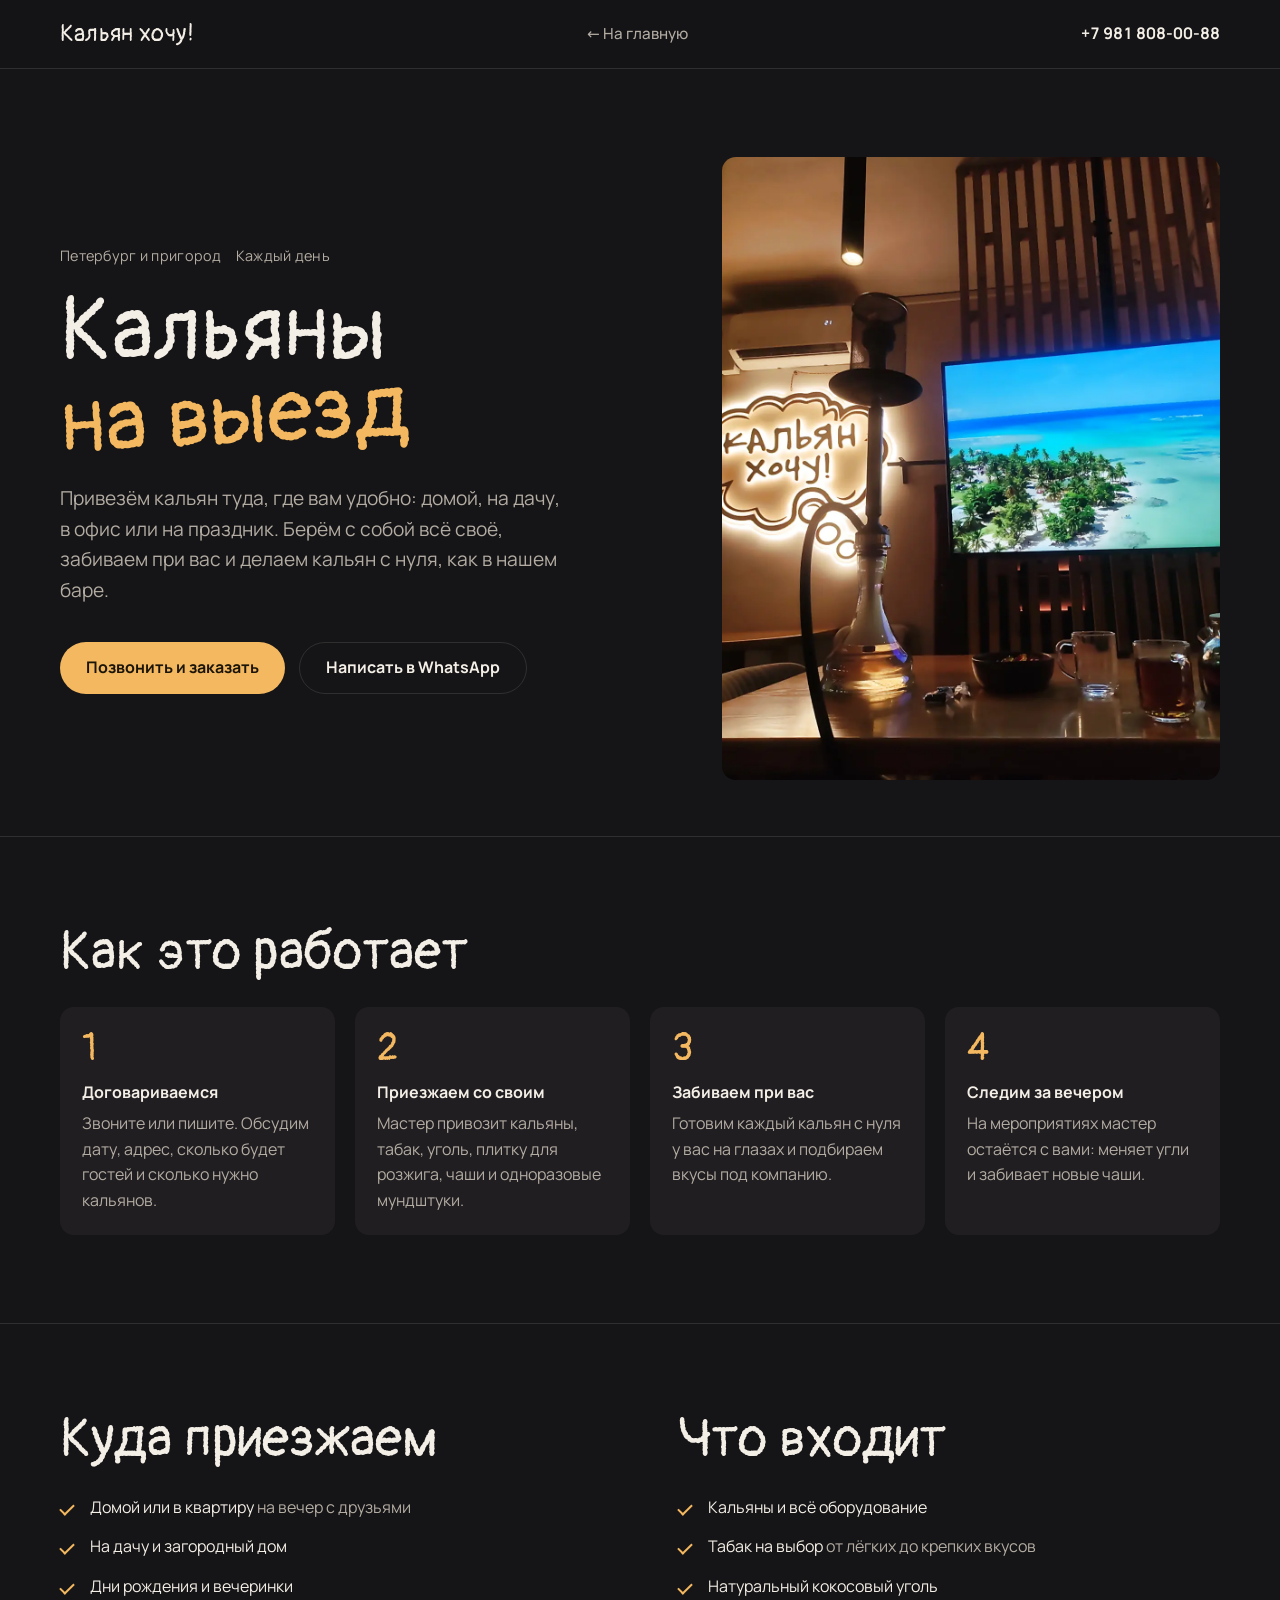
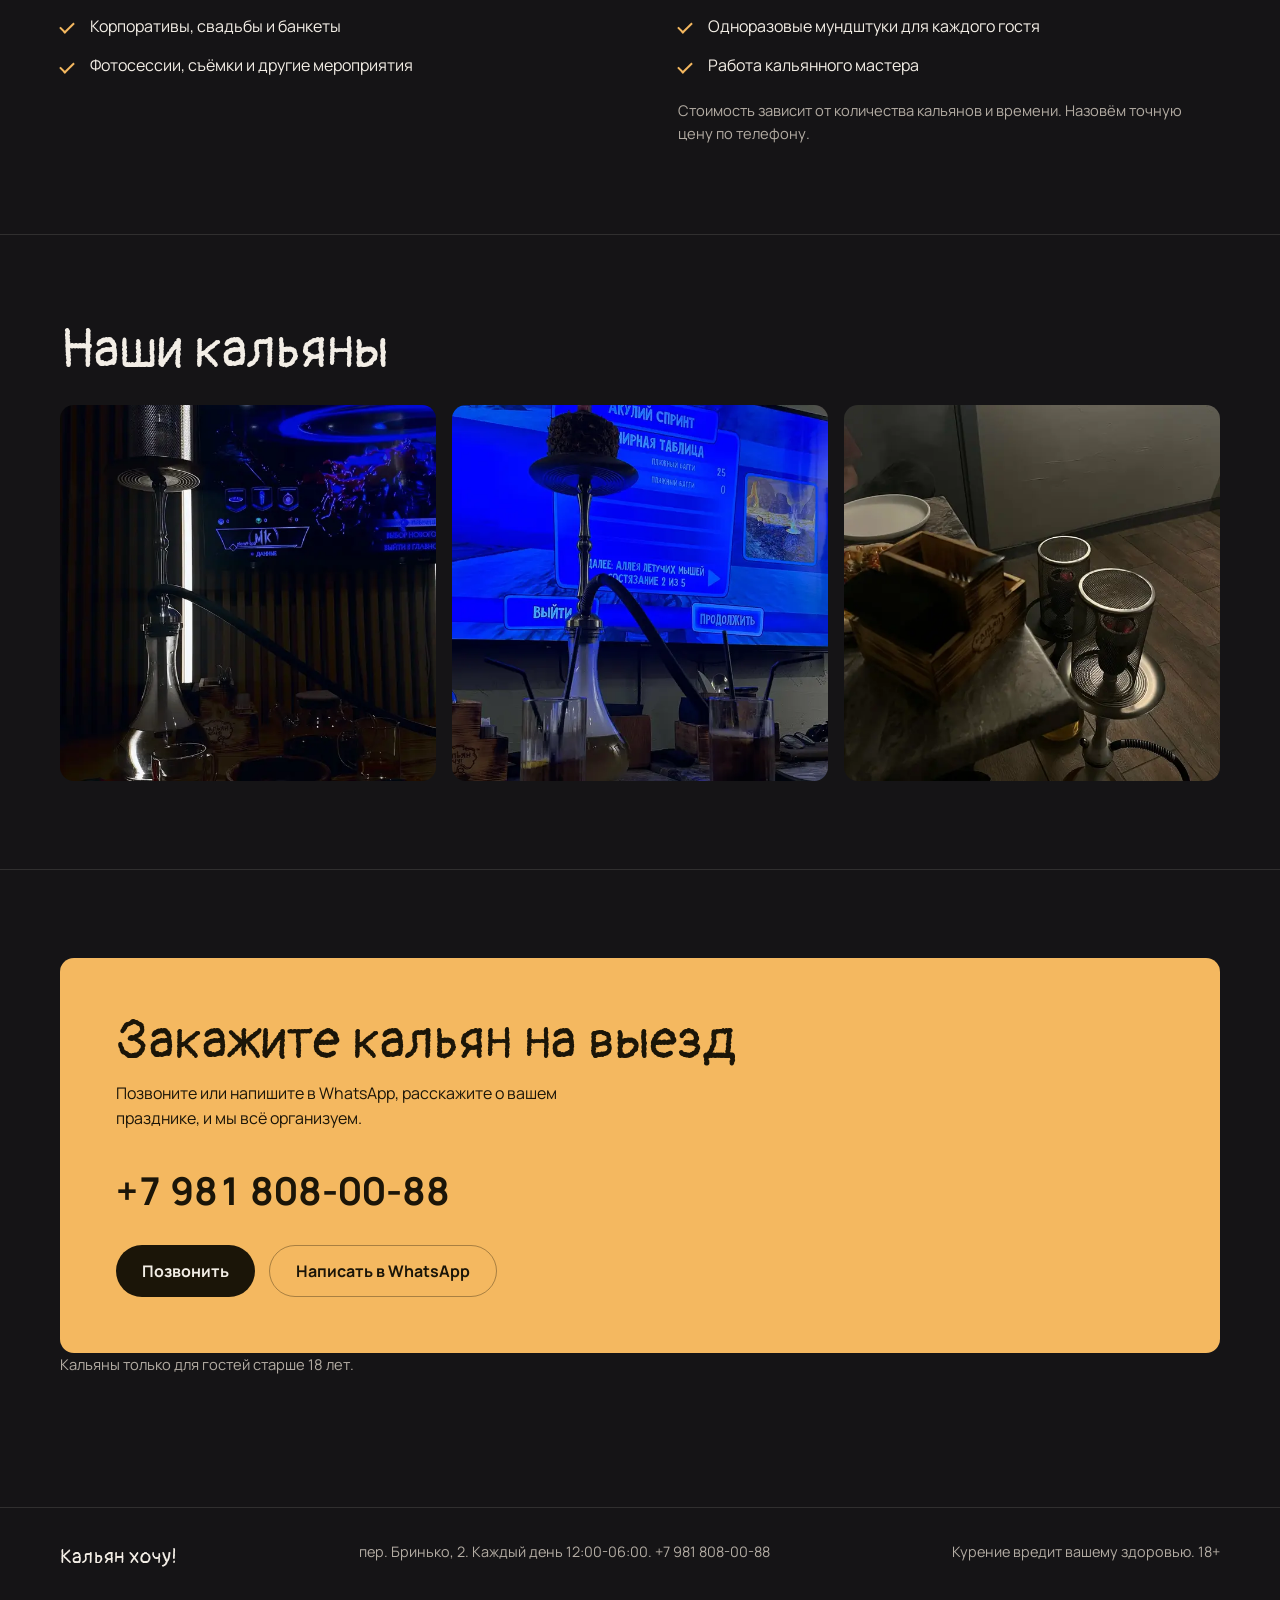
<file: vyezd.html>
<!doctype html>
<html lang="ru">
<head>
<meta charset="utf-8">
<meta name="viewport" content="width=device-width, initial-scale=1, viewport-fit=cover">
<title>Кальяны на выезд | Кальян Хочу</title>
<meta name="description" content="Кальяны на выезд в Петербурге от «Кальян Хочу»: привозим всё своё, забиваем при вас, работаем на праздниках и мероприятиях. +7 981 808-00-88">
<link rel="preload" href="fonts/pangolin-cyrillic-400-normal.woff2" as="font" type="font/woff2" crossorigin>
<style>
/* Self-hosted fonts (Fontsource, OFL): same look on every device, no Google Fonts request */
@font-face { font-family: "Pangolin"; font-style: normal; font-weight: 400; font-display: swap; src: url(fonts/pangolin-cyrillic-400-normal.woff2) format("woff2"); unicode-range: U+0301,U+0400-045F,U+0490-0491,U+04B0-04B1,U+2116; }
@font-face { font-family: "Pangolin"; font-style: normal; font-weight: 400; font-display: swap; src: url(fonts/pangolin-latin-ext-400-normal.woff2) format("woff2"); unicode-range: U+0100-02BA,U+02BD-02C5,U+02C7-02CC,U+02CE-02D7,U+02DD-02FF,U+0304,U+0308,U+0329,U+1D00-1DBF,U+1E00-1E9F,U+1EF2-1EFF,U+2020,U+20A0-20AB,U+20AD-20C0,U+2113,U+2C60-2C7F,U+A720-A7FF; }
@font-face { font-family: "Pangolin"; font-style: normal; font-weight: 400; font-display: swap; src: url(fonts/pangolin-latin-400-normal.woff2) format("woff2"); unicode-range: U+0000-00FF,U+0131,U+0152-0153,U+02BB-02BC,U+02C6,U+02DA,U+02DC,U+0304,U+0308,U+0329,U+2000-206F,U+20AC,U+2122,U+2191,U+2193,U+2212,U+2215,U+FEFF,U+FFFD; }
@font-face { font-family: "Manrope"; font-style: normal; font-weight: 400; font-display: swap; src: url(fonts/manrope-cyrillic-400-normal.woff2) format("woff2"); unicode-range: U+0301,U+0400-045F,U+0490-0491,U+04B0-04B1,U+2116; }
@font-face { font-family: "Manrope"; font-style: normal; font-weight: 400; font-display: swap; src: url(fonts/manrope-latin-ext-400-normal.woff2) format("woff2"); unicode-range: U+0100-02BA,U+02BD-02C5,U+02C7-02CC,U+02CE-02D7,U+02DD-02FF,U+0304,U+0308,U+0329,U+1D00-1DBF,U+1E00-1E9F,U+1EF2-1EFF,U+2020,U+20A0-20AB,U+20AD-20C0,U+2113,U+2C60-2C7F,U+A720-A7FF; }
@font-face { font-family: "Manrope"; font-style: normal; font-weight: 400; font-display: swap; src: url(fonts/manrope-latin-400-normal.woff2) format("woff2"); unicode-range: U+0000-00FF,U+0131,U+0152-0153,U+02BB-02BC,U+02C6,U+02DA,U+02DC,U+0304,U+0308,U+0329,U+2000-206F,U+20AC,U+2122,U+2191,U+2193,U+2212,U+2215,U+FEFF,U+FFFD; }
@font-face { font-family: "Manrope"; font-style: normal; font-weight: 500; font-display: swap; src: url(fonts/manrope-cyrillic-500-normal.woff2) format("woff2"); unicode-range: U+0301,U+0400-045F,U+0490-0491,U+04B0-04B1,U+2116; }
@font-face { font-family: "Manrope"; font-style: normal; font-weight: 500; font-display: swap; src: url(fonts/manrope-latin-ext-500-normal.woff2) format("woff2"); unicode-range: U+0100-02BA,U+02BD-02C5,U+02C7-02CC,U+02CE-02D7,U+02DD-02FF,U+0304,U+0308,U+0329,U+1D00-1DBF,U+1E00-1E9F,U+1EF2-1EFF,U+2020,U+20A0-20AB,U+20AD-20C0,U+2113,U+2C60-2C7F,U+A720-A7FF; }
@font-face { font-family: "Manrope"; font-style: normal; font-weight: 500; font-display: swap; src: url(fonts/manrope-latin-500-normal.woff2) format("woff2"); unicode-range: U+0000-00FF,U+0131,U+0152-0153,U+02BB-02BC,U+02C6,U+02DA,U+02DC,U+0304,U+0308,U+0329,U+2000-206F,U+20AC,U+2122,U+2191,U+2193,U+2212,U+2215,U+FEFF,U+FFFD; }
@font-face { font-family: "Manrope"; font-style: normal; font-weight: 700; font-display: swap; src: url(fonts/manrope-cyrillic-700-normal.woff2) format("woff2"); unicode-range: U+0301,U+0400-045F,U+0490-0491,U+04B0-04B1,U+2116; }
@font-face { font-family: "Manrope"; font-style: normal; font-weight: 700; font-display: swap; src: url(fonts/manrope-latin-ext-700-normal.woff2) format("woff2"); unicode-range: U+0100-02BA,U+02BD-02C5,U+02C7-02CC,U+02CE-02D7,U+02DD-02FF,U+0304,U+0308,U+0329,U+1D00-1DBF,U+1E00-1E9F,U+1EF2-1EFF,U+2020,U+20A0-20AB,U+20AD-20C0,U+2113,U+2C60-2C7F,U+A720-A7FF; }
@font-face { font-family: "Manrope"; font-style: normal; font-weight: 700; font-display: swap; src: url(fonts/manrope-latin-700-normal.woff2) format("woff2"); unicode-range: U+0000-00FF,U+0131,U+0152-0153,U+02BB-02BC,U+02C6,U+02DA,U+02DC,U+0304,U+0308,U+0329,U+2000-206F,U+20AC,U+2122,U+2191,U+2193,U+2212,U+2215,U+FEFF,U+FFFD; }
/* Layout: asymmetric split. Text left, one real venue photo bleeding off the right edge; photo on top on phones. One look only: the lounge at night. */
:root {
  --bg: #151416;
  --surface: #201e21;
  --fg: #f3eee6;
  --muted: #b3aca3;
  --accent: #f4b860;      /* warm glow of the neon cloud sign */
  --accent-ink: #1b1508;
  --line: rgba(243, 238, 230, .12);
  --font-display: "Pangolin", "Comic Sans MS", cursive;
  --font-body: "Manrope", system-ui, -apple-system, "Segoe UI", sans-serif;
  --radius: 14px;
  color-scheme: dark;
}
*, *::before, *::after { box-sizing: border-box; }
html, body { background: var(--bg); color: var(--fg); }
body { margin: 0; font-family: var(--font-body); font-size: 16px; line-height: 1.6; -webkit-font-smoothing: antialiased; }
a { color: inherit; }

.wrap { max-width: 1240px; margin: 0 auto; padding-inline: clamp(16px, 4vw, 40px); }

/* Navigation */
.nav { position: sticky; top: env(safe-area-inset-top, 0px); z-index: 10; background: color-mix(in srgb, var(--bg) 88%, transparent); backdrop-filter: blur(10px); -webkit-backdrop-filter: blur(10px); border-bottom: 1px solid var(--line); }
.nav .wrap { display: flex; align-items: center; justify-content: space-between; gap: 24px; min-height: 68px; }
.brand { font-family: var(--font-display); font-size: 1.5rem; text-decoration: none; letter-spacing: .01em; white-space: nowrap; }
.nav ul { display: flex; gap: 28px; list-style: none; margin: 0; padding: 0; }
.nav .menu-cta { display: none; }
.nav ul a { text-decoration: none; color: var(--muted); font-weight: 500; font-size: .95rem; transition: color .2s; }
.nav ul a:hover, .nav ul a:focus-visible { color: var(--fg); }
.nav-phone { font-weight: 700; text-decoration: none; white-space: nowrap; font-variant-numeric: tabular-nums; }
.nav-phone:hover { color: var(--accent); }

/* Hero: text on the dark left, one photo bleeding off the right edge and fading into the background */
.hero { position: relative; overflow: hidden; }
.hero .wrap { position: relative; z-index: 1; display: grid; grid-template-columns: minmax(0, 1fr) minmax(0, 1fr); align-items: center; min-height: min(760px, calc(100dvh - 68px)); padding-block: clamp(40px, 7vw, 88px); }
.hero-copy { min-width: 0; }
.hero-media { position: absolute; inset: 0 0 0 auto; width: 58%; margin: 0; }
.hero-media img { display: block; width: 100%; height: 100%; object-fit: cover; object-position: 0% 46%; }
.hero-media { -webkit-mask-image: linear-gradient(90deg, transparent 0%, rgb(0 0 0 / .2) 5%, rgb(0 0 0 / .55) 11%, rgb(0 0 0 / .85) 17%, #000 23%), linear-gradient(0deg, transparent 0%, rgb(0 0 0 / .5) 9%, #000 24%); -webkit-mask-composite: source-in; mask-image: linear-gradient(90deg, transparent 0%, rgb(0 0 0 / .2) 5%, rgb(0 0 0 / .55) 11%, rgb(0 0 0 / .85) 17%, #000 23%), linear-gradient(0deg, transparent 0%, rgb(0 0 0 / .5) 9%, #000 24%); mask-composite: intersect; }
.smoke { position: absolute; inset: 0; width: 100%; height: 100%; pointer-events: none; z-index: 0; }
.hours { display: inline-flex; flex-wrap: wrap; gap: 6px 14px; margin: 0 0 22px; color: var(--muted); font-size: .9rem; letter-spacing: .02em; }
.hours strong { color: var(--accent); font-weight: 700; font-variant-numeric: tabular-nums; }
h1 { font-family: var(--font-display); font-weight: 400; font-size: clamp(3.4rem, 9vw, 7rem); line-height: .95; margin: 0 0 24px; text-wrap: balance; }
h1 .want { color: var(--accent); display: inline-block; transform: rotate(-3deg); }
.lead { font-size: clamp(1.05rem, 1.6vw, 1.2rem); color: var(--muted); max-width: 36ch; margin: 0 0 36px; }
.ctas { display: flex; flex-wrap: wrap; gap: 14px; }
.btn { display: inline-flex; align-items: center; justify-content: center; min-height: 52px; padding: 0 26px; border-radius: 999px; font-weight: 700; font-size: 1rem; text-decoration: none; white-space: nowrap; transition: transform .15s, background-color .2s, border-color .2s; }
.btn:active { transform: translateY(1px) scale(.98); }
.btn-primary { background: var(--accent); color: var(--accent-ink); }
.btn-primary:hover { background: #f7c97f; }
.btn-ghost { border: 1.5px solid var(--line); color: var(--fg); }
.btn-ghost:hover { border-color: var(--accent); }
.btn:focus-visible, .nav a:focus-visible, .brand:focus-visible { outline: 2px solid var(--accent); outline-offset: 3px; }

/* Hookah delivery page: same look as the main page */
.nav-back { color: var(--muted); text-decoration: none; font-weight: 500; font-size: .95rem; }
.nav-back:hover { color: var(--fg); }
.trip-hero { padding-block: clamp(40px, 7vw, 88px) clamp(32px, 5vw, 56px); }
.trip-hero .wrap { display: grid; grid-template-columns: minmax(0, 6fr) minmax(0, 5fr); gap: clamp(28px, 5vw, 72px); align-items: center; }
.trip-hero h1 { font-size: clamp(3rem, 7.5vw, 5.6rem); }
.trip-hero .lead { max-width: 42ch; }
.trip-hero figure { margin: 0; min-width: 0; }
.trip-hero figure img { display: block; width: 100%; height: auto; aspect-ratio: 4 / 5; object-fit: cover; object-position: 0% 30%; border-radius: var(--radius); }
.block { padding-block: clamp(48px, 7vw, 88px); border-top: 1px solid var(--line); }
.block h2 { font-family: var(--font-display); font-weight: 400; font-size: clamp(2.3rem, 5vw, 3.4rem); line-height: 1; margin: 0 0 28px; }
.steps { display: grid; grid-template-columns: repeat(4, minmax(0, 1fr)); gap: 20px; margin: 0; padding: 0; list-style: none; counter-reset: s; }
.steps li { counter-increment: s; padding: 22px; border-radius: var(--radius); background: var(--surface); min-width: 0; }
.steps li::before { content: counter(s); display: block; font-family: var(--font-display); font-size: 2.4rem; line-height: 1; color: var(--accent); margin-bottom: 12px; }
.steps b { display: block; margin-bottom: 6px; }
.steps p { margin: 0; color: var(--muted); }
.split { display: grid; grid-template-columns: minmax(0, 1fr) minmax(0, 1fr); gap: clamp(32px, 6vw, 80px); align-items: start; }
.ticks { display: grid; gap: 14px; margin: 0; padding: 0; list-style: none; }
.ticks li { position: relative; padding-left: 30px; }
.ticks li::before { content: ""; position: absolute; left: 0; top: .55em; width: 14px; height: 8px; border-left: 2.5px solid var(--accent); border-bottom: 2.5px solid var(--accent); transform: rotate(-45deg); }
.ticks span { color: var(--muted); }
.gallery { display: grid; grid-template-columns: repeat(3, minmax(0, 1fr)); gap: 16px; margin-top: 8px; }
.gallery img { display: block; width: 100%; height: auto; aspect-ratio: 1; object-fit: cover; border-radius: var(--radius); background: var(--surface); cursor: zoom-in; }
.call { padding-block: clamp(48px, 7vw, 88px) clamp(56px, 8vw, 104px); border-top: 1px solid var(--line); }
.call .box { padding: clamp(28px, 5vw, 56px); border-radius: var(--radius); background: var(--accent); color: var(--accent-ink); }
.call h2 { font-family: var(--font-display); font-weight: 400; font-size: clamp(2.3rem, 5vw, 3.4rem); line-height: 1; margin: 0 0 12px; }
.call p { margin: 0 0 28px; max-width: 52ch; }
.call .phone { display: block; font-weight: 700; font-size: clamp(1.6rem, 4vw, 2.4rem); text-decoration: none; margin-bottom: 24px; font-variant-numeric: tabular-nums; }
.call .btn-dark { background: var(--accent-ink); color: var(--fg); }
.call .btn-line { border: 1.5px solid rgb(27 21 8 / .35); color: var(--accent-ink); }
.note { color: var(--muted); font-size: .92rem; margin: 20px 0 0; }
.footer { border-top: 1px solid var(--line); padding-block: 32px 40px; color: var(--muted); font-size: .9rem; }
.footer .wrap { display: flex; flex-wrap: wrap; justify-content: space-between; gap: 12px 32px; }
.footer .brand { color: var(--fg); font-size: 1.3rem; }
.footer p { margin: 0; }
.lb { position: fixed; inset: 0; z-index: 50; display: grid; place-items: center; padding: 16px; background: rgb(10 9 11 / .94); cursor: zoom-out; }
.lb[hidden] { display: none; }
.lb img { max-width: 100%; max-height: 100%; object-fit: contain; border-radius: 10px; }
.lb button { position: absolute; top: calc(10px + env(safe-area-inset-top, 0px)); right: 10px; width: 48px; height: 48px; border: 0; border-radius: 999px; background: rgb(255 255 255 / .12); color: #fff; font-size: 1.6rem; cursor: pointer; }
.mbar { display: none; }
@media (max-width: 900px) {
  .nav-phone { display: none; }
  .nav .wrap { min-height: 60px; }
  .steps { grid-template-columns: repeat(2, minmax(0, 1fr)); }
  .mbar { display: flex; gap: 10px; position: fixed; left: 0; right: 0; bottom: 0; z-index: 9; padding: 10px 16px calc(10px + env(safe-area-inset-bottom, 0px)); background: color-mix(in srgb, var(--bg) 90%, transparent); backdrop-filter: blur(10px); -webkit-backdrop-filter: blur(10px); border-top: 1px solid var(--line); }
  .mbar .btn { flex: 1 1 0; min-height: 48px; padding: 0 12px; }
  body { padding-bottom: 76px; }
}
@media (max-width: 760px) {
  .trip-hero .wrap, .split { grid-template-columns: 1fr; }
  .trip-hero figure { order: -1; }
  .trip-hero figure img { aspect-ratio: 1; object-position: 0% 35%; }
  .gallery { grid-template-columns: repeat(2, minmax(0, 1fr)); gap: 12px; }
  .gallery img:first-child { grid-column: 1 / -1; aspect-ratio: 16 / 10; }
}
@media (max-width: 480px) {
  .steps { grid-template-columns: 1fr; }
  .btn { flex: 1 1 100%; }
}
</style>
</head>
<body>

<header class="nav">
  <div class="wrap">
    <a class="brand" href="index.html">Кальян хочу!</a>
    <a class="nav-back" href="index.html">&larr; На главную</a>
    <a class="nav-phone" href="tel:+79818080088">+7 981 808-00-88</a>
  </div>
</header>

<div class="mbar" aria-label="Быстрые действия">
  <a class="btn btn-primary" href="tel:+79818080088">Позвонить</a>
  <a class="btn btn-ghost" href="https://wa.me/79818080088" target="_blank" rel="noopener">WhatsApp</a>
</div>

<main>
  <section class="trip-hero">
    <div class="wrap">
      <div>
        <p class="hours"><span>Петербург и пригород</span><span>Каждый день</span></p>
        <h1>Кальяны <span class="want">на выезд</span></h1>
        <p class="lead">Привезём кальян туда, где вам удобно: домой, на дачу, в офис или на праздник. Берём с собой всё своё, забиваем при вас и делаем кальян с нуля, как в нашем баре.</p>
        <div class="ctas">
          <a class="btn btn-primary" href="tel:+79818080088">Позвонить и заказать</a>
          <a class="btn btn-ghost" href="https://wa.me/79818080088" target="_blank" rel="noopener">Написать в WhatsApp</a>
        </div>
      </div>
      <figure>
        <img src="img/hero-neon.webp" width="1100" height="1465" alt="Кальян на столе на фоне вывески «Кальян хочу!»" fetchpriority="high">
      </figure>
    </div>
  </section>

  <section class="block">
    <div class="wrap">
      <h2>Как это работает</h2>
      <ol class="steps">
        <li><b>Договариваемся</b><p>Звоните или пишите. Обсудим дату, адрес, сколько будет гостей и сколько нужно кальянов.</p></li>
        <li><b>Приезжаем со своим</b><p>Мастер привозит кальяны, табак, уголь, плитку для розжига, чаши и одноразовые мундштуки.</p></li>
        <li><b>Забиваем при вас</b><p>Готовим каждый кальян с нуля у вас на глазах и подбираем вкусы под компанию.</p></li>
        <li><b>Следим за вечером</b><p>На мероприятиях мастер остаётся с вами: меняет угли и забивает новые чаши.</p></li>
      </ol>
    </div>
  </section>

  <section class="block">
    <div class="wrap split">
      <div>
        <h2>Куда приезжаем</h2>
        <ul class="ticks">
          <li>Домой или в квартиру <span>на вечер с друзьями</span></li>
          <li>На дачу и загородный дом</li>
          <li>Дни рождения и вечеринки</li>
          <li>Корпоративы, свадьбы и банкеты</li>
          <li>Фотосессии, съёмки и другие мероприятия</li>
        </ul>
      </div>
      <div>
        <h2>Что входит</h2>
        <ul class="ticks">
          <li>Кальяны и всё оборудование</li>
          <li>Табак на выбор <span>от лёгких до крепких вкусов</span></li>
          <li>Натуральный кокосовый уголь</li>
          <li>Одноразовые мундштуки для каждого гостя</li>
          <li>Работа кальянного мастера</li>
        </ul>
        <p class="note">Стоимость зависит от количества кальянов и времени. Назовём точную цену по телефону.</p>
      </div>
    </div>
  </section>

  <section class="block">
    <div class="wrap">
      <h2>Наши кальяны</h2>
      <div class="gallery">
        <img src="img/menu/hookah-premium.webp" width="640" height="640" loading="lazy" alt="Кальян с колпаком на столе">
        <img src="img/menu/hookah-fruit.webp" width="640" height="640" loading="lazy" alt="Кальян на фруктовой чаше">
        <img src="img/menu/hookah-classic.webp" width="640" height="640" loading="lazy" alt="Два кальяна с разогретыми углями">
      </div>
    </div>
  </section>

  <section class="call">
    <div class="wrap">
      <div class="box">
        <h2>Закажите кальян на выезд</h2>
        <p>Позвоните или напишите в WhatsApp, расскажите о вашем празднике, и мы всё организуем.</p>
        <a class="phone" href="tel:+79818080088">+7 981 808-00-88</a>
        <div class="ctas">
          <a class="btn btn-dark" href="tel:+79818080088">Позвонить</a>
          <a class="btn btn-line" href="https://wa.me/79818080088" target="_blank" rel="noopener">Написать в WhatsApp</a>
        </div>
      </div>
      <p class="note">Кальяны только для гостей старше 18 лет.</p>
    </div>
  </section>
</main>

<footer class="footer">
  <div class="wrap">
    <a class="brand" href="index.html">Кальян хочу!</a>
    <p>пер. Бринько, 2. Каждый день 12:00-06:00. +7 981 808-00-88</p>
    <p>Курение вредит вашему здоровью. 18+</p>
  </div>
</footer>

<script>
/* Tap any photo to open it full screen */
(function () {
  var imgs = document.querySelectorAll('.gallery img, .trip-hero figure img');
  var lb = document.createElement('div');
  lb.className = 'lb'; lb.hidden = true; lb.setAttribute('role', 'dialog'); lb.setAttribute('aria-modal', 'true');
  lb.innerHTML = '<img alt=""><button type="button" aria-label="Закрыть">&times;</button>';
  document.body.appendChild(lb);
  var big = lb.querySelector('img');
  function close() { lb.hidden = true; big.removeAttribute('src'); document.documentElement.style.overflow = ''; }
  lb.addEventListener('click', close);
  document.addEventListener('keydown', function (e) { if (e.key === 'Escape' && !lb.hidden) close(); });
  imgs.forEach(function (img) {
    img.style.cursor = 'zoom-in';
    img.addEventListener('click', function () { big.src = img.currentSrc || img.src; big.alt = img.alt; lb.hidden = false; document.documentElement.style.overflow = 'hidden'; });
  });
})();
</script>

</body>
</html>
</file>
